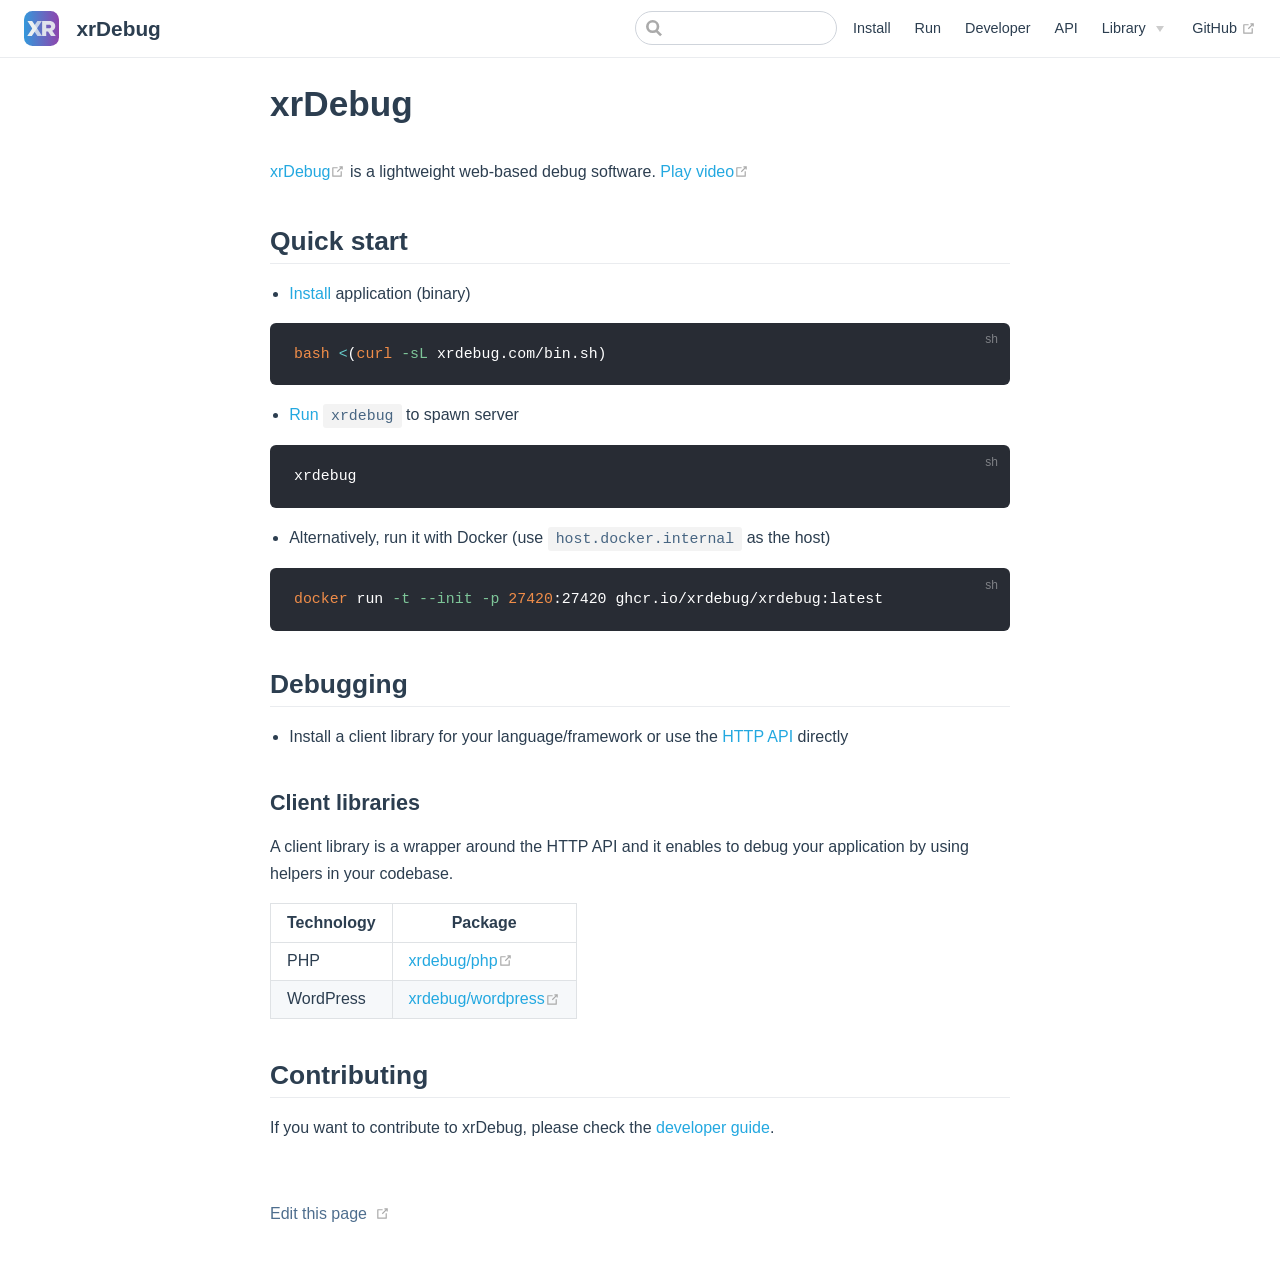
<file: index.html>
<!DOCTYPE html>
<html lang="en-US">
  <head>
    <meta charset="utf-8">
    <meta name="viewport" content="width=device-width,initial-scale=1">
    <title>xrDebug</title>
    <meta name="generator" content="VuePress 1.9.10">
    <link rel="icon" href="/logo.png">
    <link rel="apple-touch-icon" href="/logo.png">
    <meta name="description" content="Lightweight portable debug utility">
    <meta property="og:site_name" content="xrDebug">
    <meta property="og:type" content="website">
    <meta property="og:url" content="/">
    <meta name="twitter:url" content="/">
    <meta name="twitter:card" content="summary_large_image">
    <meta name="theme-color" content="#23a8e0">
    <meta name="apple-mobile-web-app-capable" content="yes">
    <meta name="apple-mobile-web-app-status-bar-style" content="black">
    <meta name="msapplication-TileColor" content="#000000">
    <meta name="viewport" content="width=device-width, initial-scale=1.0">
    
    <link rel="preload" href="/assets/css/0.styles.d2c3555d.css" as="style"><link rel="preload" href="/assets/js/app.bccae432.js" as="script"><link rel="preload" href="/assets/js/2.87691856.js" as="script"><link rel="preload" href="/assets/js/1.b38afa8f.js" as="script"><link rel="preload" href="/assets/js/22.01a78ab2.js" as="script"><link rel="prefetch" href="/assets/js/10.2ed9b7c8.js"><link rel="prefetch" href="/assets/js/11.1eac4237.js"><link rel="prefetch" href="/assets/js/12.8522f0dd.js"><link rel="prefetch" href="/assets/js/13.dce31943.js"><link rel="prefetch" href="/assets/js/14.ba08b6b3.js"><link rel="prefetch" href="/assets/js/15.fb3d3ba9.js"><link rel="prefetch" href="/assets/js/16.da35d6f7.js"><link rel="prefetch" href="/assets/js/17.77d64588.js"><link rel="prefetch" href="/assets/js/18.58518e83.js"><link rel="prefetch" href="/assets/js/19.f516f075.js"><link rel="prefetch" href="/assets/js/20.5813bc72.js"><link rel="prefetch" href="/assets/js/21.8e838c4a.js"><link rel="prefetch" href="/assets/js/23.1e2ced46.js"><link rel="prefetch" href="/assets/js/24.00b8664e.js"><link rel="prefetch" href="/assets/js/25.1549d0d2.js"><link rel="prefetch" href="/assets/js/26.32df3676.js"><link rel="prefetch" href="/assets/js/3.e7a39e6e.js"><link rel="prefetch" href="/assets/js/4.b3cc6b90.js"><link rel="prefetch" href="/assets/js/5.a9510bd7.js"><link rel="prefetch" href="/assets/js/6.fa952ec7.js"><link rel="prefetch" href="/assets/js/7.d51cb40a.js"><link rel="prefetch" href="/assets/js/vendors~docsearch.bdb6b9f7.js">
    <link rel="stylesheet" href="/assets/css/0.styles.d2c3555d.css">
  </head>
  <body>
    <div id="app" data-server-rendered="true"><div class="theme-container no-sidebar"><header class="navbar"><div class="sidebar-button"><svg xmlns="http://www.w3.org/2000/svg" aria-hidden="true" role="img" viewBox="0 0 448 512" class="icon"><path fill="currentColor" d="M436 124H12c-6.627 0-12-5.373-12-12V80c0-6.627 5.373-12 12-12h424c6.627 0 12 5.373 12 12v32c0 6.627-5.373 12-12 12zm0 160H12c-6.627 0-12-5.373-12-12v-32c0-6.627 5.373-12 12-12h424c6.627 0 12 5.373 12 12v32c0 6.627-5.373 12-12 12zm0 160H12c-6.627 0-12-5.373-12-12v-32c0-6.627 5.373-12 12-12h424c6.627 0 12 5.373 12 12v32c0 6.627-5.373 12-12 12z"></path></svg></div> <a href="/" aria-current="page" class="home-link router-link-exact-active router-link-active"><img src="/logo.svg" alt="xrDebug" class="logo"> <span class="site-name can-hide">xrDebug</span></a> <div class="links"><div class="search-box"><input aria-label="Search" autocomplete="off" spellcheck="false" value=""> <!----></div> <nav class="nav-links can-hide"><div class="nav-item"><a href="/install/" class="nav-link">
  Install
</a></div><div class="nav-item"><a href="/run/" class="nav-link">
  Run
</a></div><div class="nav-item"><a href="/developer/" class="nav-link">
  Developer
</a></div><div class="nav-item"><a href="/api/" class="nav-link">
  API
</a></div><div class="nav-item"><div class="dropdown-wrapper"><button type="button" aria-label="Library Menu" class="dropdown-title"><span class="title">Library</span> <span class="arrow down"></span></button> <button type="button" aria-label="Library Menu" class="mobile-dropdown-title"><span class="title">Library</span> <span class="arrow right"></span></button> <ul class="nav-dropdown" style="display:none;"><li class="dropdown-item"><!----> <a href="https://github.com/xrdebug/php" target="_blank" rel="noopener noreferrer" class="nav-link external">
  PHP
  <span><svg xmlns="http://www.w3.org/2000/svg" aria-hidden="true" focusable="false" x="0px" y="0px" viewBox="0 0 100 100" width="15" height="15" class="icon outbound"><path fill="currentColor" d="M18.8,85.1h56l0,0c2.2,0,4-1.8,4-4v-32h-8v28h-48v-48h28v-8h-32l0,0c-2.2,0-4,1.8-4,4v56C14.8,83.3,16.6,85.1,18.8,85.1z"></path> <polygon fill="currentColor" points="45.7,48.7 51.3,54.3 77.2,28.5 77.2,37.2 85.2,37.2 85.2,14.9 62.8,14.9 62.8,22.9 71.5,22.9"></polygon></svg> <span class="sr-only">(opens new window)</span></span></a></li><li class="dropdown-item"><!----> <a href="https://github.com/xrdebug/wordpress" target="_blank" rel="noopener noreferrer" class="nav-link external">
  WordPress
  <span><svg xmlns="http://www.w3.org/2000/svg" aria-hidden="true" focusable="false" x="0px" y="0px" viewBox="0 0 100 100" width="15" height="15" class="icon outbound"><path fill="currentColor" d="M18.8,85.1h56l0,0c2.2,0,4-1.8,4-4v-32h-8v28h-48v-48h28v-8h-32l0,0c-2.2,0-4,1.8-4,4v56C14.8,83.3,16.6,85.1,18.8,85.1z"></path> <polygon fill="currentColor" points="45.7,48.7 51.3,54.3 77.2,28.5 77.2,37.2 85.2,37.2 85.2,14.9 62.8,14.9 62.8,22.9 71.5,22.9"></polygon></svg> <span class="sr-only">(opens new window)</span></span></a></li></ul></div></div> <a href="https://github.com/xrdebug/xrdebug" target="_blank" rel="noopener noreferrer" class="repo-link">
    GitHub
    <span><svg xmlns="http://www.w3.org/2000/svg" aria-hidden="true" focusable="false" x="0px" y="0px" viewBox="0 0 100 100" width="15" height="15" class="icon outbound"><path fill="currentColor" d="M18.8,85.1h56l0,0c2.2,0,4-1.8,4-4v-32h-8v28h-48v-48h28v-8h-32l0,0c-2.2,0-4,1.8-4,4v56C14.8,83.3,16.6,85.1,18.8,85.1z"></path> <polygon fill="currentColor" points="45.7,48.7 51.3,54.3 77.2,28.5 77.2,37.2 85.2,37.2 85.2,14.9 62.8,14.9 62.8,22.9 71.5,22.9"></polygon></svg> <span class="sr-only">(opens new window)</span></span></a></nav></div></header> <div class="sidebar-mask"></div> <aside class="sidebar"><nav class="nav-links"><div class="nav-item"><a href="/install/" class="nav-link">
  Install
</a></div><div class="nav-item"><a href="/run/" class="nav-link">
  Run
</a></div><div class="nav-item"><a href="/developer/" class="nav-link">
  Developer
</a></div><div class="nav-item"><a href="/api/" class="nav-link">
  API
</a></div><div class="nav-item"><div class="dropdown-wrapper"><button type="button" aria-label="Library Menu" class="dropdown-title"><span class="title">Library</span> <span class="arrow down"></span></button> <button type="button" aria-label="Library Menu" class="mobile-dropdown-title"><span class="title">Library</span> <span class="arrow right"></span></button> <ul class="nav-dropdown" style="display:none;"><li class="dropdown-item"><!----> <a href="https://github.com/xrdebug/php" target="_blank" rel="noopener noreferrer" class="nav-link external">
  PHP
  <span><svg xmlns="http://www.w3.org/2000/svg" aria-hidden="true" focusable="false" x="0px" y="0px" viewBox="0 0 100 100" width="15" height="15" class="icon outbound"><path fill="currentColor" d="M18.8,85.1h56l0,0c2.2,0,4-1.8,4-4v-32h-8v28h-48v-48h28v-8h-32l0,0c-2.2,0-4,1.8-4,4v56C14.8,83.3,16.6,85.1,18.8,85.1z"></path> <polygon fill="currentColor" points="45.7,48.7 51.3,54.3 77.2,28.5 77.2,37.2 85.2,37.2 85.2,14.9 62.8,14.9 62.8,22.9 71.5,22.9"></polygon></svg> <span class="sr-only">(opens new window)</span></span></a></li><li class="dropdown-item"><!----> <a href="https://github.com/xrdebug/wordpress" target="_blank" rel="noopener noreferrer" class="nav-link external">
  WordPress
  <span><svg xmlns="http://www.w3.org/2000/svg" aria-hidden="true" focusable="false" x="0px" y="0px" viewBox="0 0 100 100" width="15" height="15" class="icon outbound"><path fill="currentColor" d="M18.8,85.1h56l0,0c2.2,0,4-1.8,4-4v-32h-8v28h-48v-48h28v-8h-32l0,0c-2.2,0-4,1.8-4,4v56C14.8,83.3,16.6,85.1,18.8,85.1z"></path> <polygon fill="currentColor" points="45.7,48.7 51.3,54.3 77.2,28.5 77.2,37.2 85.2,37.2 85.2,14.9 62.8,14.9 62.8,22.9 71.5,22.9"></polygon></svg> <span class="sr-only">(opens new window)</span></span></a></li></ul></div></div> <a href="https://github.com/xrdebug/xrdebug" target="_blank" rel="noopener noreferrer" class="repo-link">
    GitHub
    <span><svg xmlns="http://www.w3.org/2000/svg" aria-hidden="true" focusable="false" x="0px" y="0px" viewBox="0 0 100 100" width="15" height="15" class="icon outbound"><path fill="currentColor" d="M18.8,85.1h56l0,0c2.2,0,4-1.8,4-4v-32h-8v28h-48v-48h28v-8h-32l0,0c-2.2,0-4,1.8-4,4v56C14.8,83.3,16.6,85.1,18.8,85.1z"></path> <polygon fill="currentColor" points="45.7,48.7 51.3,54.3 77.2,28.5 77.2,37.2 85.2,37.2 85.2,14.9 62.8,14.9 62.8,22.9 71.5,22.9"></polygon></svg> <span class="sr-only">(opens new window)</span></span></a></nav>  <ul class="sidebar-links"><li><section class="sidebar-group depth-0"><p class="sidebar-heading open"><span></span> <!----></p> <ul class="sidebar-links sidebar-group-items"><li><a href="/" aria-current="page" class="active sidebar-link">/</a><ul class="sidebar-sub-headers"><li class="sidebar-sub-header"><a href="/#quick-start" class="sidebar-link">Quick start</a></li><li class="sidebar-sub-header"><a href="/#debugging" class="sidebar-link">Debugging</a></li><li class="sidebar-sub-header"><a href="/#contributing" class="sidebar-link">Contributing</a></li></ul></li></ul></section></li></ul> </aside> <main class="page"> <div class="theme-default-content content__default"><h1 id="xrdebug"><a href="#xrdebug" class="header-anchor">#</a> xrDebug</h1> <p><a href="https://xrdebug.com/" target="_blank" rel="noopener noreferrer">xrDebug<span><svg xmlns="http://www.w3.org/2000/svg" aria-hidden="true" focusable="false" x="0px" y="0px" viewBox="0 0 100 100" width="15" height="15" class="icon outbound"><path fill="currentColor" d="M18.8,85.1h56l0,0c2.2,0,4-1.8,4-4v-32h-8v28h-48v-48h28v-8h-32l0,0c-2.2,0-4,1.8-4,4v56C14.8,83.3,16.6,85.1,18.8,85.1z"></path> <polygon fill="currentColor" points="45.7,48.7 51.3,54.3 77.2,28.5 77.2,37.2 85.2,37.2 85.2,14.9 62.8,14.9 62.8,22.9 71.5,22.9"></polygon></svg> <span class="sr-only">(opens new window)</span></span></a> is a lightweight web-based debug software. <a href="https://xrdebug.com/xrdebug.mp4" target="_blank" rel="noopener noreferrer">Play video<span><svg xmlns="http://www.w3.org/2000/svg" aria-hidden="true" focusable="false" x="0px" y="0px" viewBox="0 0 100 100" width="15" height="15" class="icon outbound"><path fill="currentColor" d="M18.8,85.1h56l0,0c2.2,0,4-1.8,4-4v-32h-8v28h-48v-48h28v-8h-32l0,0c-2.2,0-4,1.8-4,4v56C14.8,83.3,16.6,85.1,18.8,85.1z"></path> <polygon fill="currentColor" points="45.7,48.7 51.3,54.3 77.2,28.5 77.2,37.2 85.2,37.2 85.2,14.9 62.8,14.9 62.8,22.9 71.5,22.9"></polygon></svg> <span class="sr-only">(opens new window)</span></span></a></p> <h2 id="quick-start"><a href="#quick-start" class="header-anchor">#</a> Quick start</h2> <ul><li><a href="/install">Install</a> application (binary)</li></ul> <div class="language-sh extra-class"><pre class="language-sh"><code><span class="token function">bash</span> <span class="token operator">&lt;</span><span class="token punctuation">(</span><span class="token function">curl</span> <span class="token parameter variable">-sL</span> xrdebug.com/bin.sh<span class="token punctuation">)</span>
</code></pre></div><ul><li><a href="/run/">Run</a> <code>xrdebug</code> to spawn server</li></ul> <div class="language-sh extra-class"><pre class="language-sh"><code>xrdebug
</code></pre></div><ul><li>Alternatively, run it with Docker (use <code>host.docker.internal</code> as the host)</li></ul> <div class="language-sh extra-class"><pre class="language-sh"><code><span class="token function">docker</span> run <span class="token parameter variable">-t</span> <span class="token parameter variable">--init</span> <span class="token parameter variable">-p</span> <span class="token number">27420</span>:27420 ghcr.io/xrdebug/xrdebug:latest
</code></pre></div><h2 id="debugging"><a href="#debugging" class="header-anchor">#</a> Debugging</h2> <ul><li>Install a client library for your language/framework or use the <a href="/api/">HTTP API</a> directly</li></ul> <h3 id="client-libraries"><a href="#client-libraries" class="header-anchor">#</a> Client libraries</h3> <p>A client library is a wrapper around the HTTP API and it enables to debug your application by using helpers in your codebase.</p> <table><thead><tr><th>Technology</th> <th>Package</th></tr></thead> <tbody><tr><td>PHP</td> <td><a href="https://github.com/xrdebug/php" target="_blank" rel="noopener noreferrer">xrdebug/php<span><svg xmlns="http://www.w3.org/2000/svg" aria-hidden="true" focusable="false" x="0px" y="0px" viewBox="0 0 100 100" width="15" height="15" class="icon outbound"><path fill="currentColor" d="M18.8,85.1h56l0,0c2.2,0,4-1.8,4-4v-32h-8v28h-48v-48h28v-8h-32l0,0c-2.2,0-4,1.8-4,4v56C14.8,83.3,16.6,85.1,18.8,85.1z"></path> <polygon fill="currentColor" points="45.7,48.7 51.3,54.3 77.2,28.5 77.2,37.2 85.2,37.2 85.2,14.9 62.8,14.9 62.8,22.9 71.5,22.9"></polygon></svg> <span class="sr-only">(opens new window)</span></span></a></td></tr> <tr><td>WordPress</td> <td><a href="https://github.com/xrdebug/wordpress" target="_blank" rel="noopener noreferrer">xrdebug/wordpress<span><svg xmlns="http://www.w3.org/2000/svg" aria-hidden="true" focusable="false" x="0px" y="0px" viewBox="0 0 100 100" width="15" height="15" class="icon outbound"><path fill="currentColor" d="M18.8,85.1h56l0,0c2.2,0,4-1.8,4-4v-32h-8v28h-48v-48h28v-8h-32l0,0c-2.2,0-4,1.8-4,4v56C14.8,83.3,16.6,85.1,18.8,85.1z"></path> <polygon fill="currentColor" points="45.7,48.7 51.3,54.3 77.2,28.5 77.2,37.2 85.2,37.2 85.2,14.9 62.8,14.9 62.8,22.9 71.5,22.9"></polygon></svg> <span class="sr-only">(opens new window)</span></span></a></td></tr></tbody></table> <h2 id="contributing"><a href="#contributing" class="header-anchor">#</a> Contributing</h2> <p>If you want to contribute to xrDebug, please check the <a href="/developer">developer guide</a>.</p></div> <footer class="page-edit"><div class="edit-link"><a href="https://github.com/xrdebug/docs/edit/main/README.md" target="_blank" rel="noopener noreferrer">Edit this page</a> <span><svg xmlns="http://www.w3.org/2000/svg" aria-hidden="true" focusable="false" x="0px" y="0px" viewBox="0 0 100 100" width="15" height="15" class="icon outbound"><path fill="currentColor" d="M18.8,85.1h56l0,0c2.2,0,4-1.8,4-4v-32h-8v28h-48v-48h28v-8h-32l0,0c-2.2,0-4,1.8-4,4v56C14.8,83.3,16.6,85.1,18.8,85.1z"></path> <polygon fill="currentColor" points="45.7,48.7 51.3,54.3 77.2,28.5 77.2,37.2 85.2,37.2 85.2,14.9 62.8,14.9 62.8,22.9 71.5,22.9"></polygon></svg> <span class="sr-only">(opens new window)</span></span></div> <!----></footer> <!----> </main></div><div class="global-ui"></div></div>
    <script src="/assets/js/app.bccae432.js" defer></script><script src="/assets/js/2.87691856.js" defer></script><script src="/assets/js/1.b38afa8f.js" defer></script><script src="/assets/js/22.01a78ab2.js" defer></script>
  </body>
</html>
</file>
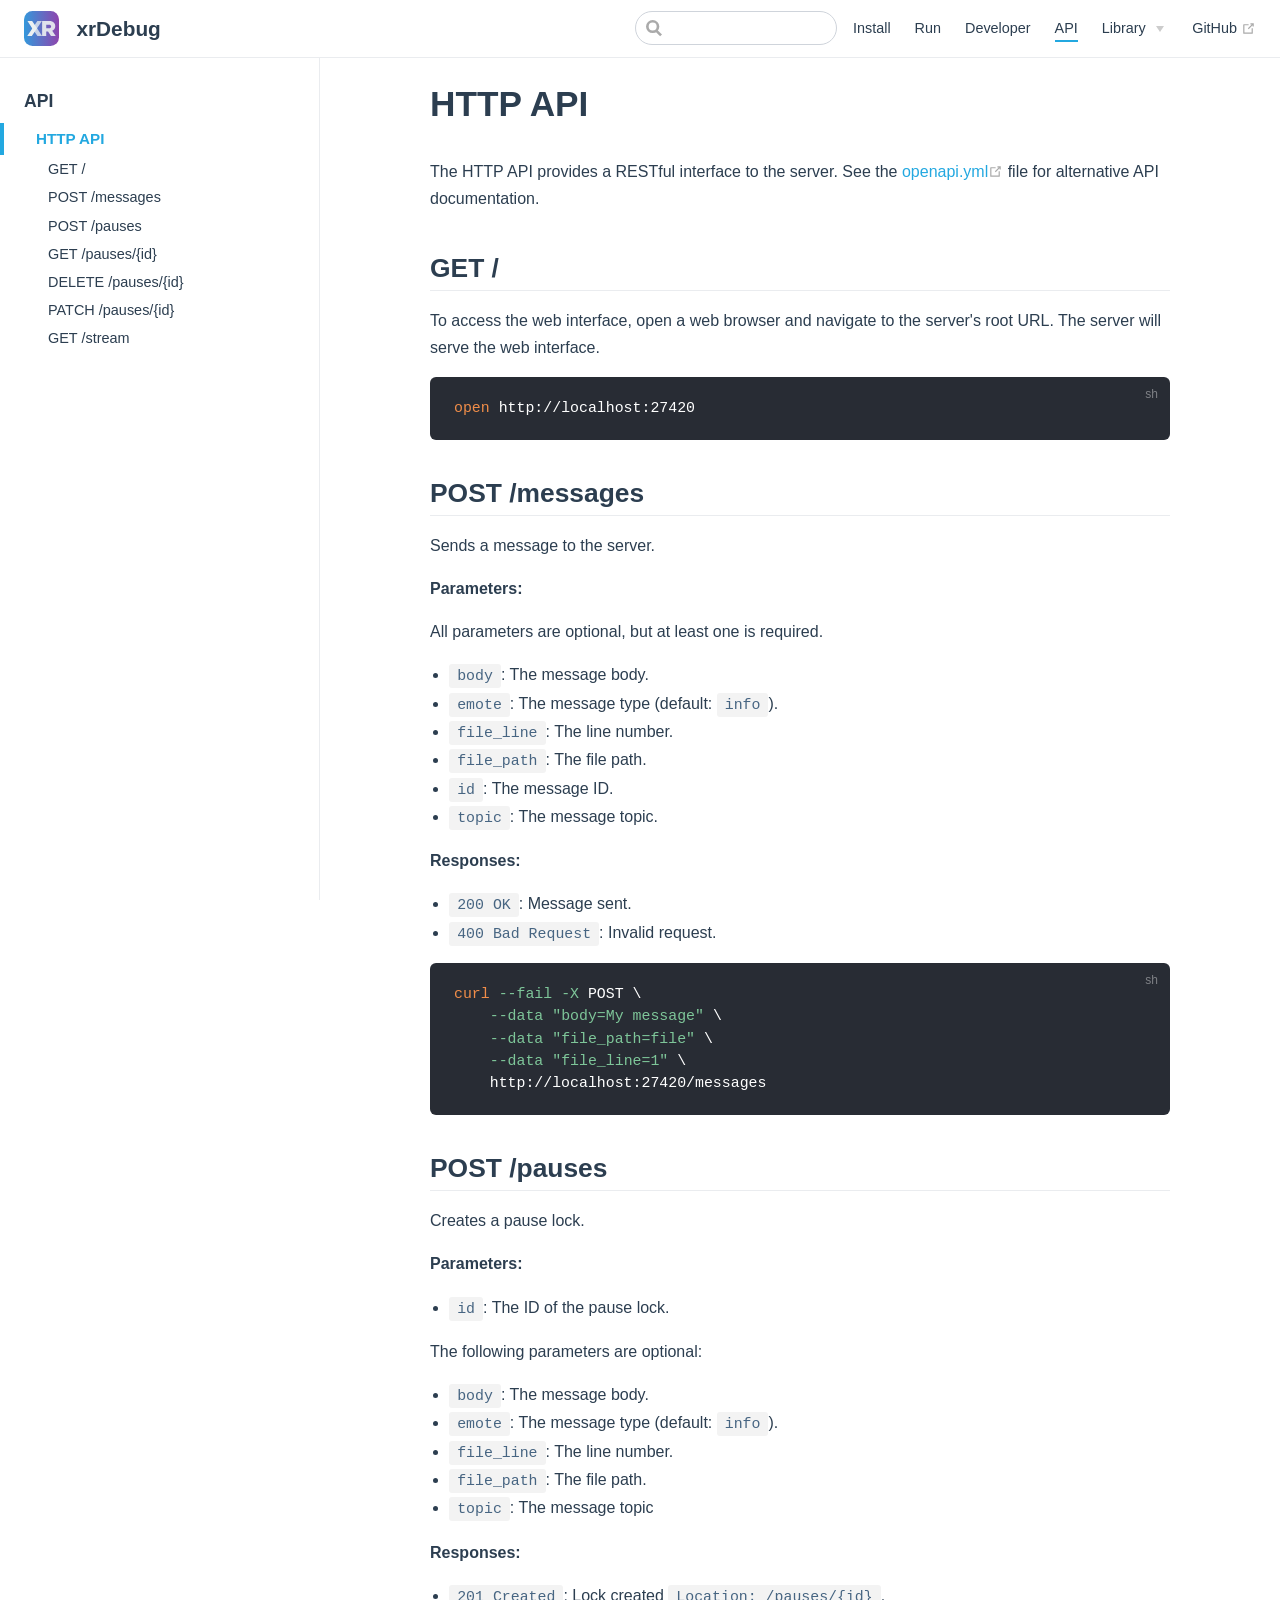
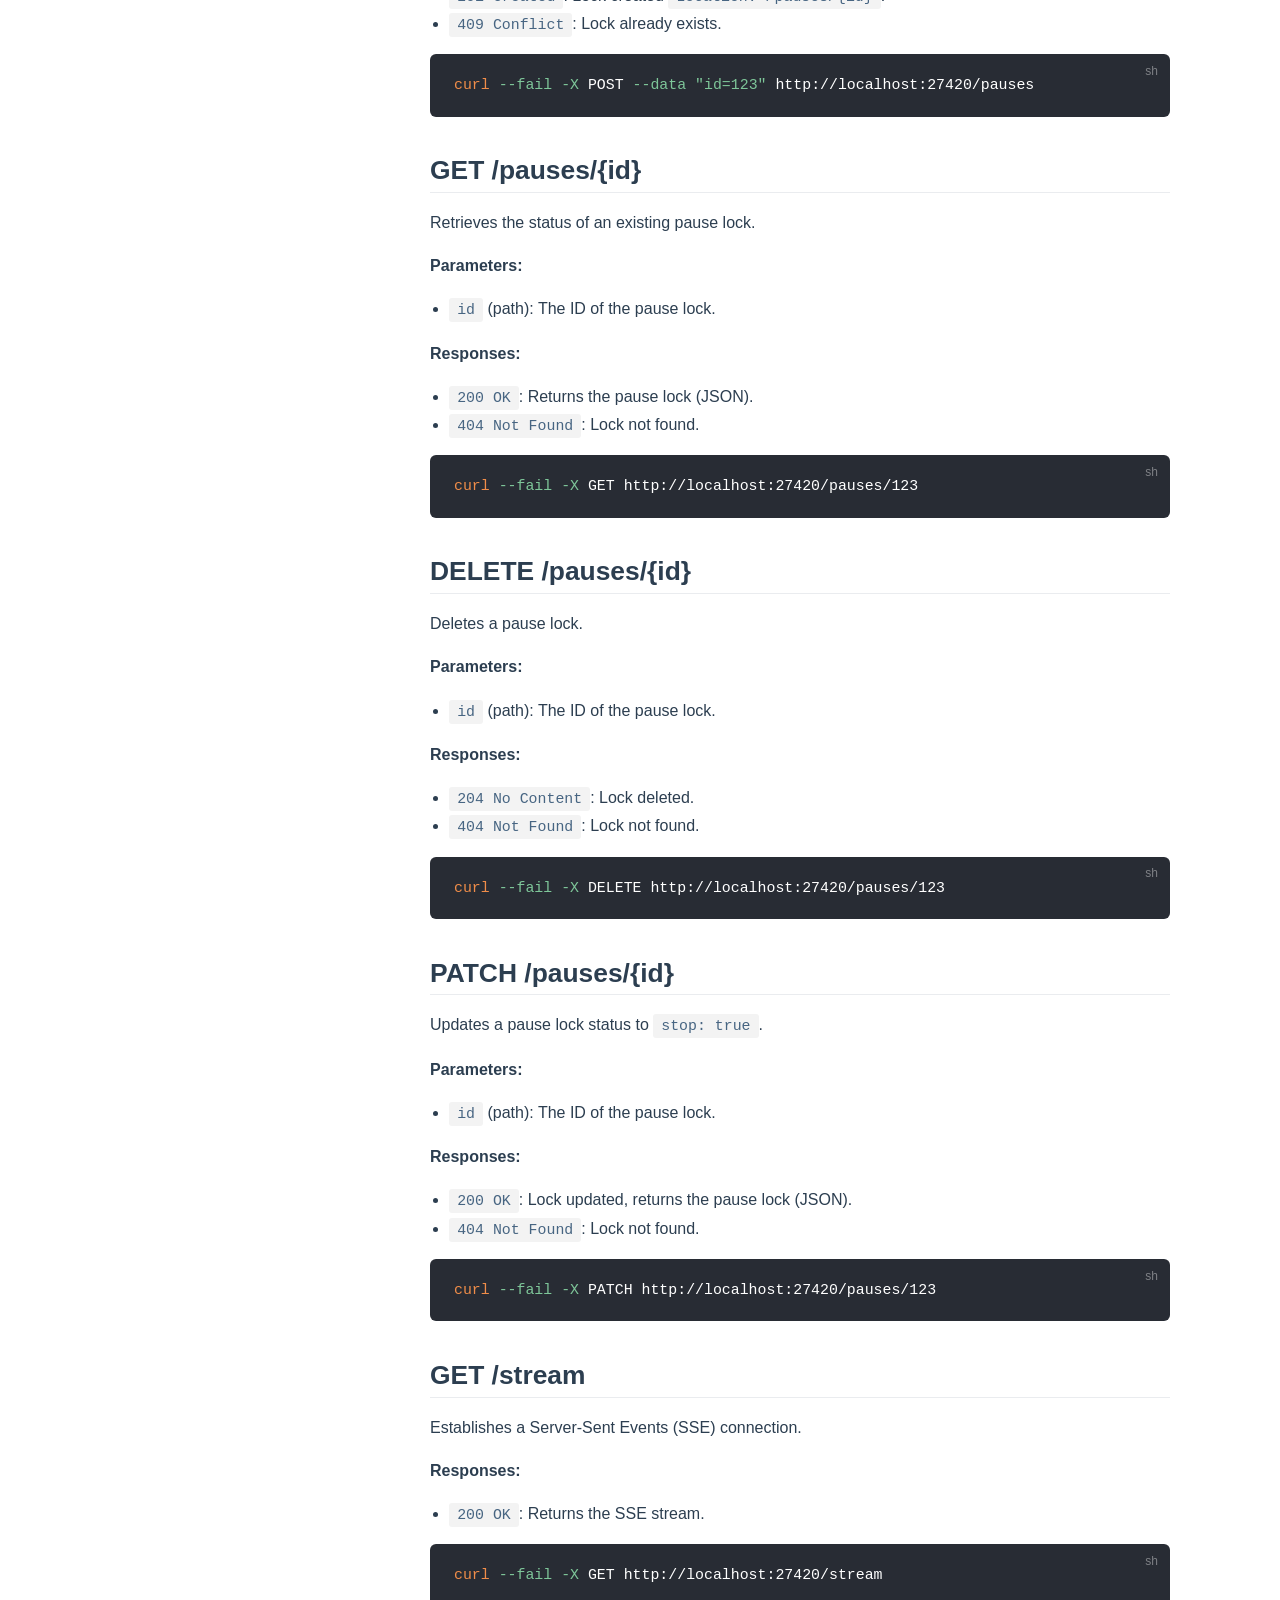
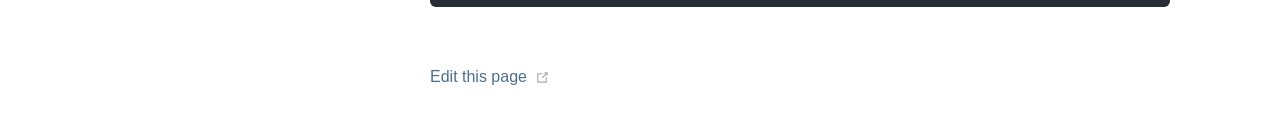
<file: api/index.html>
<!DOCTYPE html>
<html lang="en-US">
  <head>
    <meta charset="utf-8">
    <meta name="viewport" content="width=device-width,initial-scale=1">
    <title>HTTP API | xrDebug</title>
    <meta name="generator" content="VuePress 1.9.10">
    <link rel="icon" href="/logo.png">
    <link rel="apple-touch-icon" href="/logo.png">
    <meta name="description" content="Lightweight portable debug utility">
    <meta property="og:site_name" content="xrDebug">
    <meta property="og:title" content="HTTP API">
    <meta property="og:type" content="website">
    <meta property="og:url" content="/api/">
    <meta name="twitter:title" content="HTTP API">
    <meta name="twitter:url" content="/api/">
    <meta name="twitter:card" content="summary_large_image">
    <meta name="theme-color" content="#23a8e0">
    <meta name="apple-mobile-web-app-capable" content="yes">
    <meta name="apple-mobile-web-app-status-bar-style" content="black">
    <meta name="msapplication-TileColor" content="#000000">
    <meta name="viewport" content="width=device-width, initial-scale=1.0">
    
    <link rel="preload" href="/assets/css/0.styles.d2c3555d.css" as="style"><link rel="preload" href="/assets/js/app.bccae432.js" as="script"><link rel="preload" href="/assets/js/2.87691856.js" as="script"><link rel="preload" href="/assets/js/1.b38afa8f.js" as="script"><link rel="preload" href="/assets/js/23.1e2ced46.js" as="script"><link rel="prefetch" href="/assets/js/10.2ed9b7c8.js"><link rel="prefetch" href="/assets/js/11.1eac4237.js"><link rel="prefetch" href="/assets/js/12.8522f0dd.js"><link rel="prefetch" href="/assets/js/13.dce31943.js"><link rel="prefetch" href="/assets/js/14.ba08b6b3.js"><link rel="prefetch" href="/assets/js/15.fb3d3ba9.js"><link rel="prefetch" href="/assets/js/16.da35d6f7.js"><link rel="prefetch" href="/assets/js/17.77d64588.js"><link rel="prefetch" href="/assets/js/18.58518e83.js"><link rel="prefetch" href="/assets/js/19.f516f075.js"><link rel="prefetch" href="/assets/js/20.5813bc72.js"><link rel="prefetch" href="/assets/js/21.8e838c4a.js"><link rel="prefetch" href="/assets/js/22.01a78ab2.js"><link rel="prefetch" href="/assets/js/24.00b8664e.js"><link rel="prefetch" href="/assets/js/25.1549d0d2.js"><link rel="prefetch" href="/assets/js/26.32df3676.js"><link rel="prefetch" href="/assets/js/3.e7a39e6e.js"><link rel="prefetch" href="/assets/js/4.b3cc6b90.js"><link rel="prefetch" href="/assets/js/5.a9510bd7.js"><link rel="prefetch" href="/assets/js/6.fa952ec7.js"><link rel="prefetch" href="/assets/js/7.d51cb40a.js"><link rel="prefetch" href="/assets/js/vendors~docsearch.bdb6b9f7.js">
    <link rel="stylesheet" href="/assets/css/0.styles.d2c3555d.css">
  </head>
  <body>
    <div id="app" data-server-rendered="true"><div class="theme-container"><header class="navbar"><div class="sidebar-button"><svg xmlns="http://www.w3.org/2000/svg" aria-hidden="true" role="img" viewBox="0 0 448 512" class="icon"><path fill="currentColor" d="M436 124H12c-6.627 0-12-5.373-12-12V80c0-6.627 5.373-12 12-12h424c6.627 0 12 5.373 12 12v32c0 6.627-5.373 12-12 12zm0 160H12c-6.627 0-12-5.373-12-12v-32c0-6.627 5.373-12 12-12h424c6.627 0 12 5.373 12 12v32c0 6.627-5.373 12-12 12zm0 160H12c-6.627 0-12-5.373-12-12v-32c0-6.627 5.373-12 12-12h424c6.627 0 12 5.373 12 12v32c0 6.627-5.373 12-12 12z"></path></svg></div> <a href="/" class="home-link router-link-active"><img src="/logo.svg" alt="xrDebug" class="logo"> <span class="site-name can-hide">xrDebug</span></a> <div class="links"><div class="search-box"><input aria-label="Search" autocomplete="off" spellcheck="false" value=""> <!----></div> <nav class="nav-links can-hide"><div class="nav-item"><a href="/install/" class="nav-link">
  Install
</a></div><div class="nav-item"><a href="/run/" class="nav-link">
  Run
</a></div><div class="nav-item"><a href="/developer/" class="nav-link">
  Developer
</a></div><div class="nav-item"><a href="/api/" aria-current="page" class="nav-link router-link-exact-active router-link-active">
  API
</a></div><div class="nav-item"><div class="dropdown-wrapper"><button type="button" aria-label="Library Menu" class="dropdown-title"><span class="title">Library</span> <span class="arrow down"></span></button> <button type="button" aria-label="Library Menu" class="mobile-dropdown-title"><span class="title">Library</span> <span class="arrow right"></span></button> <ul class="nav-dropdown" style="display:none;"><li class="dropdown-item"><!----> <a href="https://github.com/xrdebug/php" target="_blank" rel="noopener noreferrer" class="nav-link external">
  PHP
  <span><svg xmlns="http://www.w3.org/2000/svg" aria-hidden="true" focusable="false" x="0px" y="0px" viewBox="0 0 100 100" width="15" height="15" class="icon outbound"><path fill="currentColor" d="M18.8,85.1h56l0,0c2.2,0,4-1.8,4-4v-32h-8v28h-48v-48h28v-8h-32l0,0c-2.2,0-4,1.8-4,4v56C14.8,83.3,16.6,85.1,18.8,85.1z"></path> <polygon fill="currentColor" points="45.7,48.7 51.3,54.3 77.2,28.5 77.2,37.2 85.2,37.2 85.2,14.9 62.8,14.9 62.8,22.9 71.5,22.9"></polygon></svg> <span class="sr-only">(opens new window)</span></span></a></li><li class="dropdown-item"><!----> <a href="https://github.com/xrdebug/wordpress" target="_blank" rel="noopener noreferrer" class="nav-link external">
  WordPress
  <span><svg xmlns="http://www.w3.org/2000/svg" aria-hidden="true" focusable="false" x="0px" y="0px" viewBox="0 0 100 100" width="15" height="15" class="icon outbound"><path fill="currentColor" d="M18.8,85.1h56l0,0c2.2,0,4-1.8,4-4v-32h-8v28h-48v-48h28v-8h-32l0,0c-2.2,0-4,1.8-4,4v56C14.8,83.3,16.6,85.1,18.8,85.1z"></path> <polygon fill="currentColor" points="45.7,48.7 51.3,54.3 77.2,28.5 77.2,37.2 85.2,37.2 85.2,14.9 62.8,14.9 62.8,22.9 71.5,22.9"></polygon></svg> <span class="sr-only">(opens new window)</span></span></a></li></ul></div></div> <a href="https://github.com/xrdebug/xrdebug" target="_blank" rel="noopener noreferrer" class="repo-link">
    GitHub
    <span><svg xmlns="http://www.w3.org/2000/svg" aria-hidden="true" focusable="false" x="0px" y="0px" viewBox="0 0 100 100" width="15" height="15" class="icon outbound"><path fill="currentColor" d="M18.8,85.1h56l0,0c2.2,0,4-1.8,4-4v-32h-8v28h-48v-48h28v-8h-32l0,0c-2.2,0-4,1.8-4,4v56C14.8,83.3,16.6,85.1,18.8,85.1z"></path> <polygon fill="currentColor" points="45.7,48.7 51.3,54.3 77.2,28.5 77.2,37.2 85.2,37.2 85.2,14.9 62.8,14.9 62.8,22.9 71.5,22.9"></polygon></svg> <span class="sr-only">(opens new window)</span></span></a></nav></div></header> <div class="sidebar-mask"></div> <aside class="sidebar"><nav class="nav-links"><div class="nav-item"><a href="/install/" class="nav-link">
  Install
</a></div><div class="nav-item"><a href="/run/" class="nav-link">
  Run
</a></div><div class="nav-item"><a href="/developer/" class="nav-link">
  Developer
</a></div><div class="nav-item"><a href="/api/" aria-current="page" class="nav-link router-link-exact-active router-link-active">
  API
</a></div><div class="nav-item"><div class="dropdown-wrapper"><button type="button" aria-label="Library Menu" class="dropdown-title"><span class="title">Library</span> <span class="arrow down"></span></button> <button type="button" aria-label="Library Menu" class="mobile-dropdown-title"><span class="title">Library</span> <span class="arrow right"></span></button> <ul class="nav-dropdown" style="display:none;"><li class="dropdown-item"><!----> <a href="https://github.com/xrdebug/php" target="_blank" rel="noopener noreferrer" class="nav-link external">
  PHP
  <span><svg xmlns="http://www.w3.org/2000/svg" aria-hidden="true" focusable="false" x="0px" y="0px" viewBox="0 0 100 100" width="15" height="15" class="icon outbound"><path fill="currentColor" d="M18.8,85.1h56l0,0c2.2,0,4-1.8,4-4v-32h-8v28h-48v-48h28v-8h-32l0,0c-2.2,0-4,1.8-4,4v56C14.8,83.3,16.6,85.1,18.8,85.1z"></path> <polygon fill="currentColor" points="45.7,48.7 51.3,54.3 77.2,28.5 77.2,37.2 85.2,37.2 85.2,14.9 62.8,14.9 62.8,22.9 71.5,22.9"></polygon></svg> <span class="sr-only">(opens new window)</span></span></a></li><li class="dropdown-item"><!----> <a href="https://github.com/xrdebug/wordpress" target="_blank" rel="noopener noreferrer" class="nav-link external">
  WordPress
  <span><svg xmlns="http://www.w3.org/2000/svg" aria-hidden="true" focusable="false" x="0px" y="0px" viewBox="0 0 100 100" width="15" height="15" class="icon outbound"><path fill="currentColor" d="M18.8,85.1h56l0,0c2.2,0,4-1.8,4-4v-32h-8v28h-48v-48h28v-8h-32l0,0c-2.2,0-4,1.8-4,4v56C14.8,83.3,16.6,85.1,18.8,85.1z"></path> <polygon fill="currentColor" points="45.7,48.7 51.3,54.3 77.2,28.5 77.2,37.2 85.2,37.2 85.2,14.9 62.8,14.9 62.8,22.9 71.5,22.9"></polygon></svg> <span class="sr-only">(opens new window)</span></span></a></li></ul></div></div> <a href="https://github.com/xrdebug/xrdebug" target="_blank" rel="noopener noreferrer" class="repo-link">
    GitHub
    <span><svg xmlns="http://www.w3.org/2000/svg" aria-hidden="true" focusable="false" x="0px" y="0px" viewBox="0 0 100 100" width="15" height="15" class="icon outbound"><path fill="currentColor" d="M18.8,85.1h56l0,0c2.2,0,4-1.8,4-4v-32h-8v28h-48v-48h28v-8h-32l0,0c-2.2,0-4,1.8-4,4v56C14.8,83.3,16.6,85.1,18.8,85.1z"></path> <polygon fill="currentColor" points="45.7,48.7 51.3,54.3 77.2,28.5 77.2,37.2 85.2,37.2 85.2,14.9 62.8,14.9 62.8,22.9 71.5,22.9"></polygon></svg> <span class="sr-only">(opens new window)</span></span></a></nav>  <ul class="sidebar-links"><li><section class="sidebar-group depth-0"><p class="sidebar-heading open"><span>API</span> <!----></p> <ul class="sidebar-links sidebar-group-items"><li><a href="/api/" aria-current="page" class="active sidebar-link">HTTP API</a><ul class="sidebar-sub-headers"><li class="sidebar-sub-header"><a href="/api/#get" class="sidebar-link">GET /</a></li><li class="sidebar-sub-header"><a href="/api/#post-messages" class="sidebar-link">POST /messages</a></li><li class="sidebar-sub-header"><a href="/api/#post-pauses" class="sidebar-link">POST /pauses</a></li><li class="sidebar-sub-header"><a href="/api/#get-pauses-id" class="sidebar-link">GET /pauses/{id}</a></li><li class="sidebar-sub-header"><a href="/api/#delete-pauses-id" class="sidebar-link">DELETE /pauses/{id}</a></li><li class="sidebar-sub-header"><a href="/api/#patch-pauses-id" class="sidebar-link">PATCH /pauses/{id}</a></li><li class="sidebar-sub-header"><a href="/api/#get-stream" class="sidebar-link">GET /stream</a></li></ul></li></ul></section></li></ul> </aside> <main class="page"> <div class="theme-default-content content__default"><h1 id="http-api"><a href="#http-api" class="header-anchor">#</a> HTTP API</h1> <p>The HTTP API provides a RESTful interface to the server. See the <a href="https://raw.githubusercontent.com/xrdebug/xrdebug/refs/heads/3.0/api/openapi.yml" target="_blank" rel="noopener noreferrer">openapi.yml<span><svg xmlns="http://www.w3.org/2000/svg" aria-hidden="true" focusable="false" x="0px" y="0px" viewBox="0 0 100 100" width="15" height="15" class="icon outbound"><path fill="currentColor" d="M18.8,85.1h56l0,0c2.2,0,4-1.8,4-4v-32h-8v28h-48v-48h28v-8h-32l0,0c-2.2,0-4,1.8-4,4v56C14.8,83.3,16.6,85.1,18.8,85.1z"></path> <polygon fill="currentColor" points="45.7,48.7 51.3,54.3 77.2,28.5 77.2,37.2 85.2,37.2 85.2,14.9 62.8,14.9 62.8,22.9 71.5,22.9"></polygon></svg> <span class="sr-only">(opens new window)</span></span></a> file for alternative API documentation.</p> <h2 id="get"><a href="#get" class="header-anchor">#</a> GET /</h2> <p>To access the web interface, open a web browser and navigate to the server's root URL. The server will serve the web interface.</p> <div class="language-sh extra-class"><pre class="language-sh"><code><span class="token function">open</span> http://localhost:27420
</code></pre></div><h2 id="post-messages"><a href="#post-messages" class="header-anchor">#</a> POST /messages</h2> <p>Sends a message to the server.</p> <p><strong>Parameters:</strong></p> <p>All parameters are optional, but at least one is required.</p> <ul><li><code>body</code>: The message body.</li> <li><code>emote</code>: The message type (default: <code>info</code>).</li> <li><code>file_line</code>: The line number.</li> <li><code>file_path</code>: The file path.</li> <li><code>id</code>: The message ID.</li> <li><code>topic</code>: The message topic.</li></ul> <p><strong>Responses:</strong></p> <ul><li><code>200 OK</code>: Message sent.</li> <li><code>400 Bad Request</code>: Invalid request.</li></ul> <div class="language-sh extra-class"><pre class="language-sh"><code><span class="token function">curl</span> <span class="token parameter variable">--fail</span> <span class="token parameter variable">-X</span> POST <span class="token punctuation">\</span>
    <span class="token parameter variable">--data</span> <span class="token string">&quot;body=My message&quot;</span> <span class="token punctuation">\</span>
    <span class="token parameter variable">--data</span> <span class="token string">&quot;file_path=file&quot;</span> <span class="token punctuation">\</span>
    <span class="token parameter variable">--data</span> <span class="token string">&quot;file_line=1&quot;</span> <span class="token punctuation">\</span>
    http://localhost:27420/messages
</code></pre></div><h2 id="post-pauses"><a href="#post-pauses" class="header-anchor">#</a> POST /pauses</h2> <p>Creates a pause lock.</p> <p><strong>Parameters:</strong></p> <ul><li><code>id</code>: The ID of the pause lock.</li></ul> <p>The following parameters are optional:</p> <ul><li><code>body</code>: The message body.</li> <li><code>emote</code>: The message type (default: <code>info</code>).</li> <li><code>file_line</code>: The line number.</li> <li><code>file_path</code>: The file path.</li> <li><code>topic</code>: The message topic</li></ul> <p><strong>Responses:</strong></p> <ul><li><code>201 Created</code>: Lock created <code>Location: /pauses/{id}</code>.</li> <li><code>409 Conflict</code>: Lock already exists.</li></ul> <div class="language-sh extra-class"><pre class="language-sh"><code><span class="token function">curl</span> <span class="token parameter variable">--fail</span> <span class="token parameter variable">-X</span> POST <span class="token parameter variable">--data</span> <span class="token string">&quot;id=123&quot;</span> http://localhost:27420/pauses
</code></pre></div><h2 id="get-pauses-id"><a href="#get-pauses-id" class="header-anchor">#</a> GET /pauses/{id}</h2> <p>Retrieves the status of an existing pause lock.</p> <p><strong>Parameters:</strong></p> <ul><li><code>id</code> (path): The ID of the pause lock.</li></ul> <p><strong>Responses:</strong></p> <ul><li><code>200 OK</code>: Returns the pause lock (JSON).</li> <li><code>404 Not Found</code>: Lock not found.</li></ul> <div class="language-sh extra-class"><pre class="language-sh"><code><span class="token function">curl</span> <span class="token parameter variable">--fail</span> <span class="token parameter variable">-X</span> GET http://localhost:27420/pauses/123
</code></pre></div><h2 id="delete-pauses-id"><a href="#delete-pauses-id" class="header-anchor">#</a> DELETE /pauses/{id}</h2> <p>Deletes a pause lock.</p> <p><strong>Parameters:</strong></p> <ul><li><code>id</code> (path): The ID of the pause lock.</li></ul> <p><strong>Responses:</strong></p> <ul><li><code>204 No Content</code>: Lock deleted.</li> <li><code>404 Not Found</code>: Lock not found.</li></ul> <div class="language-sh extra-class"><pre class="language-sh"><code><span class="token function">curl</span> <span class="token parameter variable">--fail</span> <span class="token parameter variable">-X</span> DELETE http://localhost:27420/pauses/123
</code></pre></div><h2 id="patch-pauses-id"><a href="#patch-pauses-id" class="header-anchor">#</a> PATCH /pauses/{id}</h2> <p>Updates a pause lock status to <code>stop: true</code>.</p> <p><strong>Parameters:</strong></p> <ul><li><code>id</code> (path): The ID of the pause lock.</li></ul> <p><strong>Responses:</strong></p> <ul><li><code>200 OK</code>: Lock updated, returns the pause lock (JSON).</li> <li><code>404 Not Found</code>: Lock not found.</li></ul> <div class="language-sh extra-class"><pre class="language-sh"><code><span class="token function">curl</span> <span class="token parameter variable">--fail</span> <span class="token parameter variable">-X</span> PATCH http://localhost:27420/pauses/123
</code></pre></div><h2 id="get-stream"><a href="#get-stream" class="header-anchor">#</a> GET /stream</h2> <p>Establishes a Server-Sent Events (SSE) connection.</p> <p><strong>Responses:</strong></p> <ul><li><code>200 OK</code>: Returns the SSE stream.</li></ul> <div class="language-sh extra-class"><pre class="language-sh"><code><span class="token function">curl</span> <span class="token parameter variable">--fail</span> <span class="token parameter variable">-X</span> GET http://localhost:27420/stream
</code></pre></div></div> <footer class="page-edit"><div class="edit-link"><a href="https://github.com/xrdebug/docs/edit/main/api/README.md" target="_blank" rel="noopener noreferrer">Edit this page</a> <span><svg xmlns="http://www.w3.org/2000/svg" aria-hidden="true" focusable="false" x="0px" y="0px" viewBox="0 0 100 100" width="15" height="15" class="icon outbound"><path fill="currentColor" d="M18.8,85.1h56l0,0c2.2,0,4-1.8,4-4v-32h-8v28h-48v-48h28v-8h-32l0,0c-2.2,0-4,1.8-4,4v56C14.8,83.3,16.6,85.1,18.8,85.1z"></path> <polygon fill="currentColor" points="45.7,48.7 51.3,54.3 77.2,28.5 77.2,37.2 85.2,37.2 85.2,14.9 62.8,14.9 62.8,22.9 71.5,22.9"></polygon></svg> <span class="sr-only">(opens new window)</span></span></div> <!----></footer> <!----> </main></div><div class="global-ui"></div></div>
    <script src="/assets/js/app.bccae432.js" defer></script><script src="/assets/js/2.87691856.js" defer></script><script src="/assets/js/1.b38afa8f.js" defer></script><script src="/assets/js/23.1e2ced46.js" defer></script>
  </body>
</html>
</file>
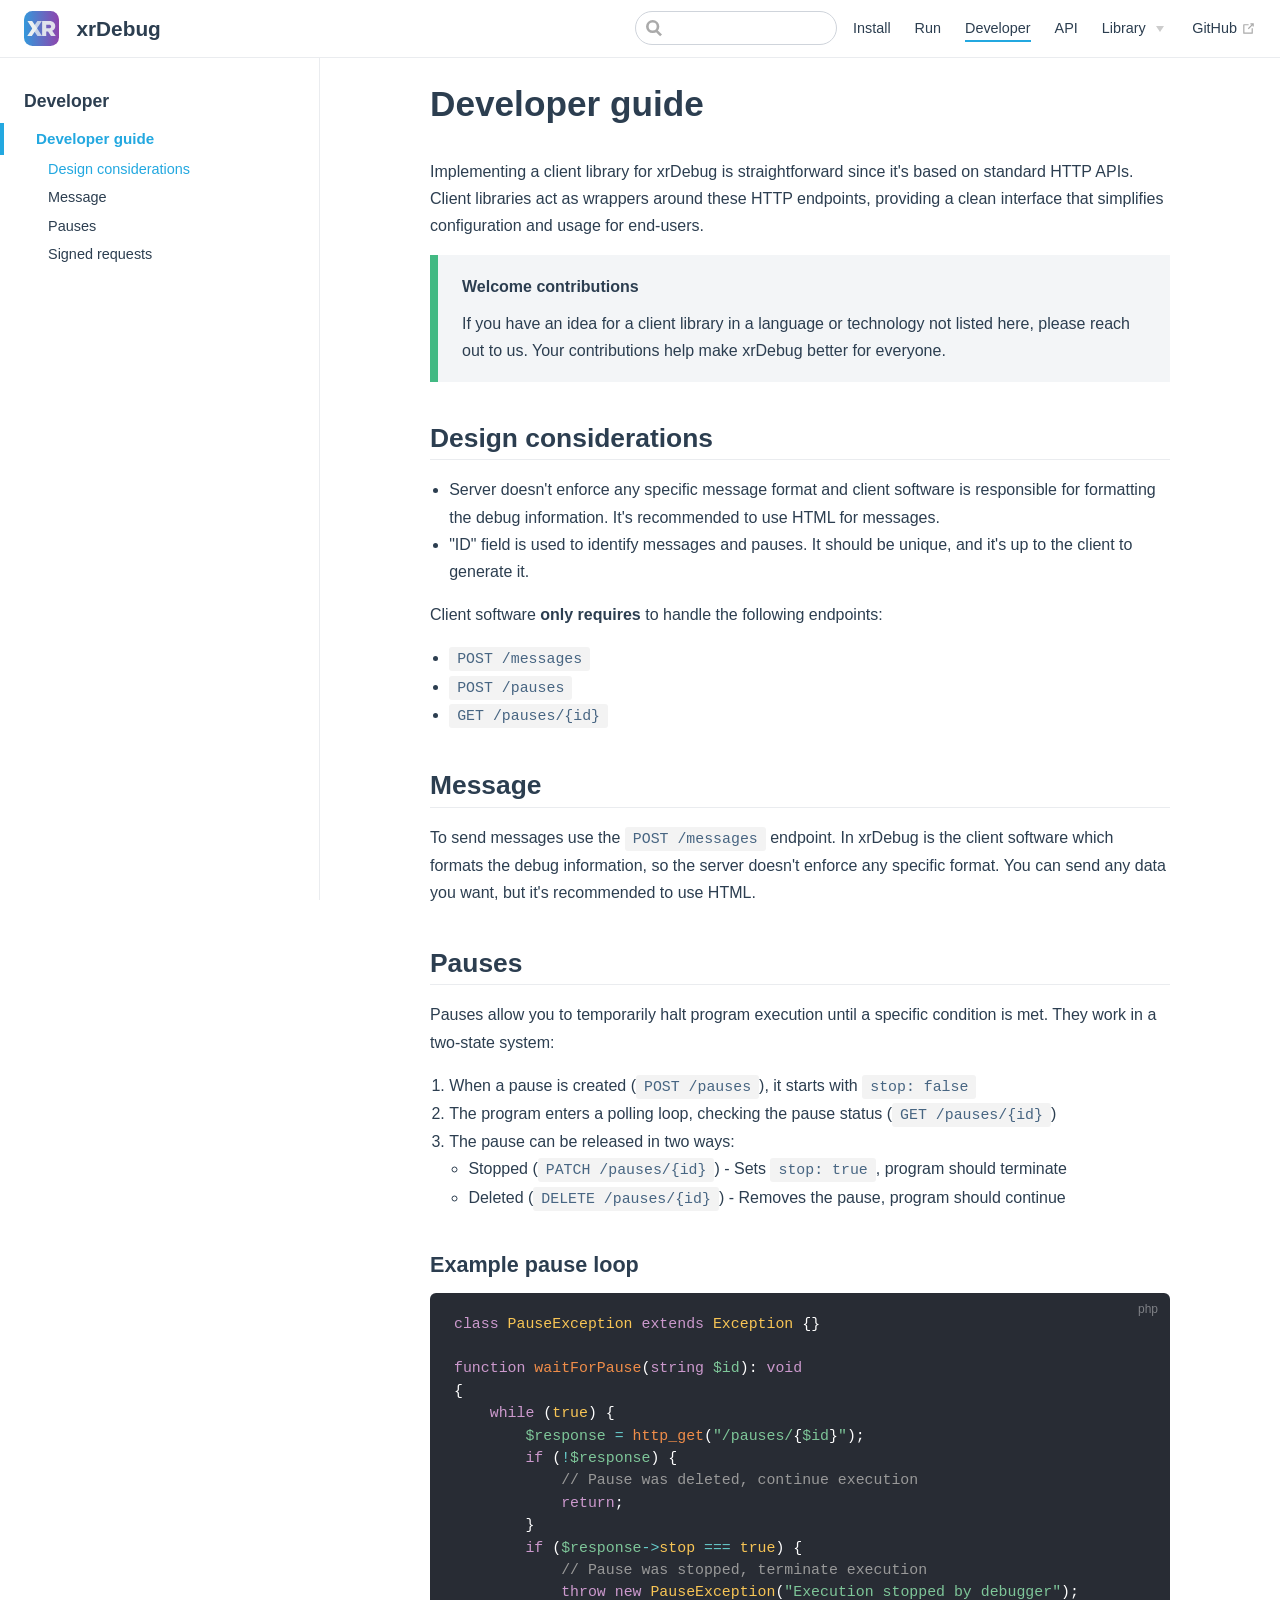
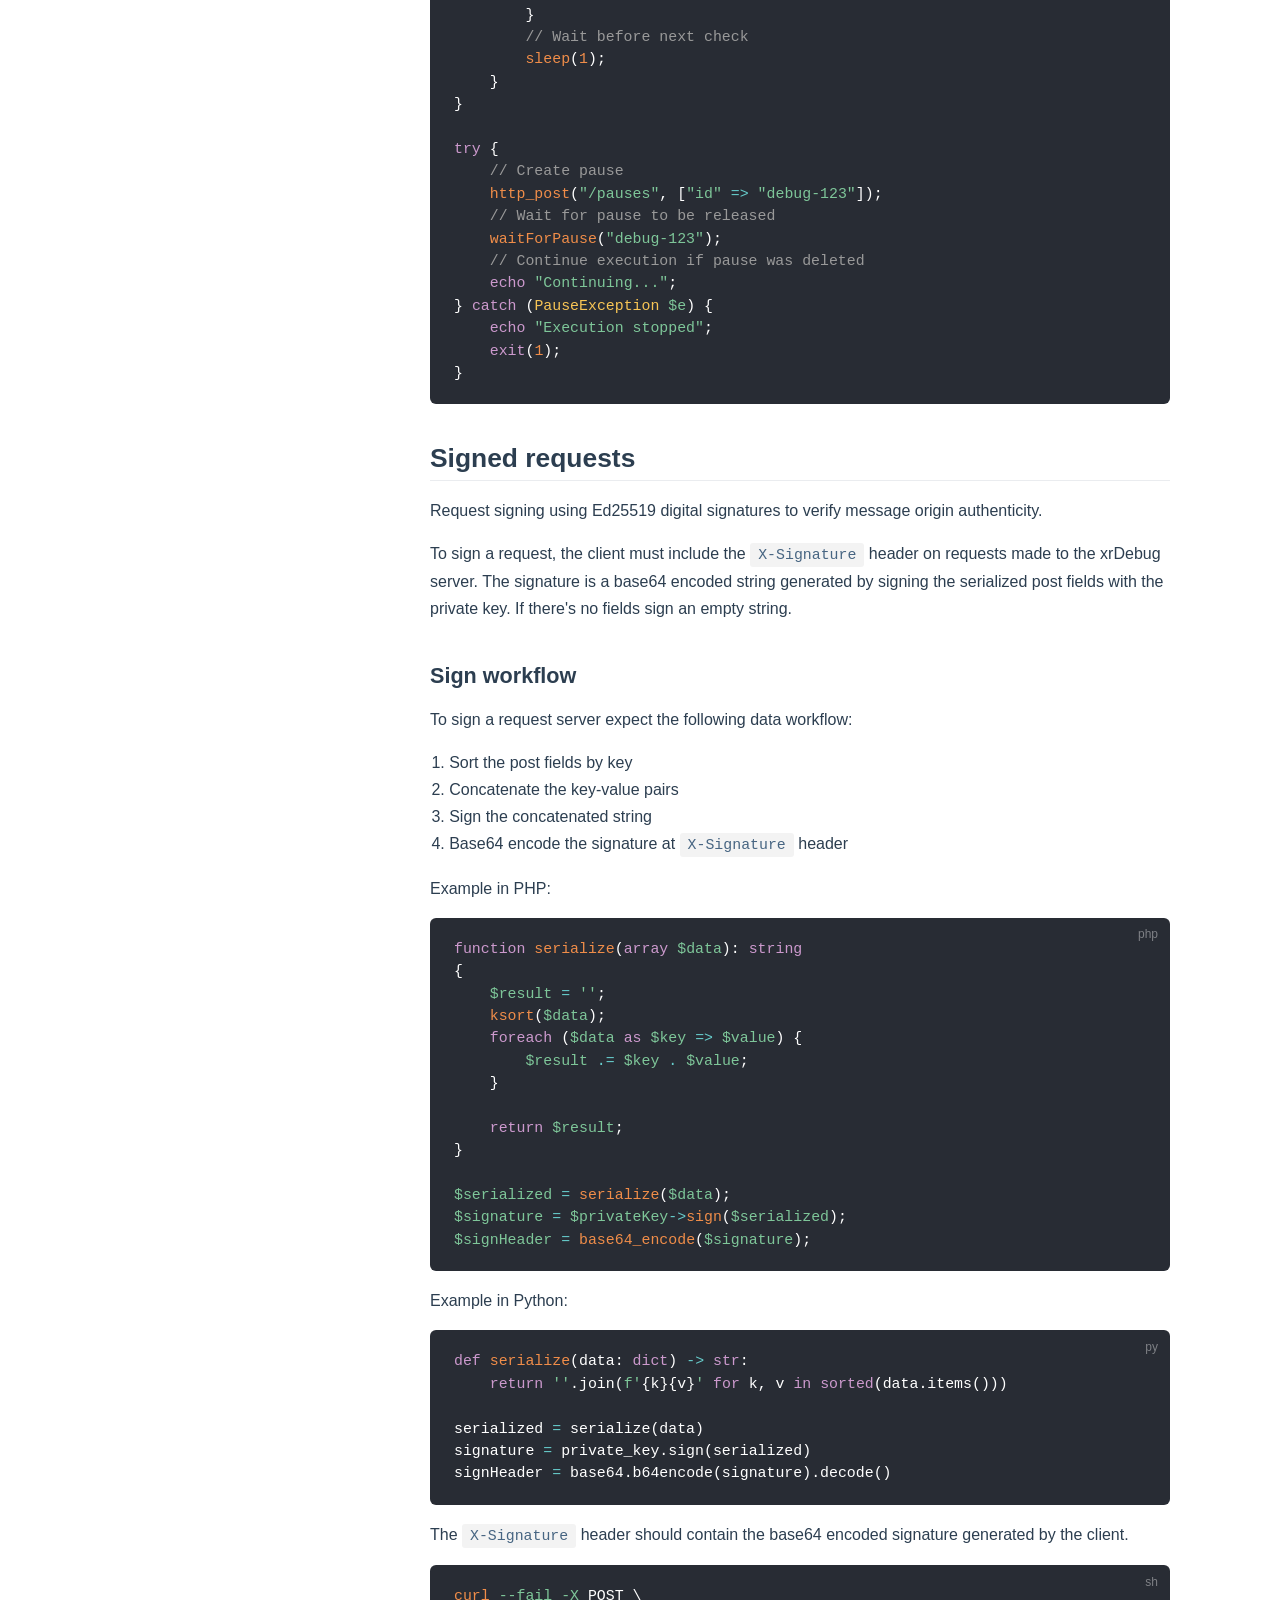
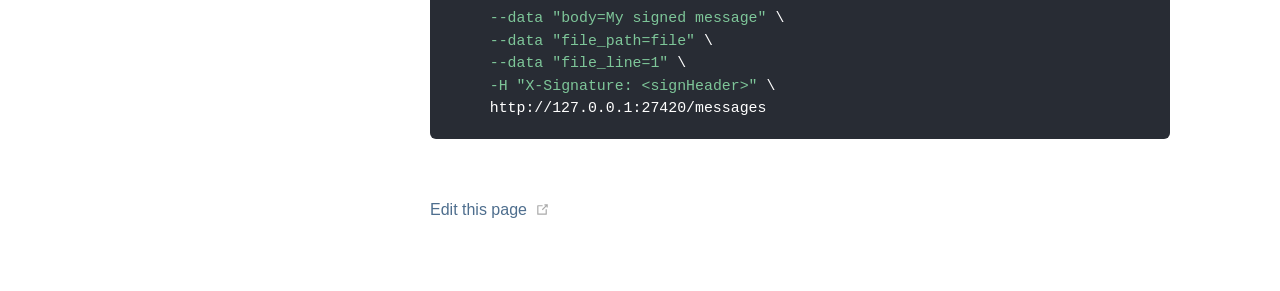
<file: developer/index.html>
<!DOCTYPE html>
<html lang="en-US">
  <head>
    <meta charset="utf-8">
    <meta name="viewport" content="width=device-width,initial-scale=1">
    <title>Developer guide | xrDebug</title>
    <meta name="generator" content="VuePress 1.9.10">
    <link rel="icon" href="/logo.png">
    <link rel="apple-touch-icon" href="/logo.png">
    <meta name="description" content="Lightweight portable debug utility">
    <meta property="og:site_name" content="xrDebug">
    <meta property="og:title" content="Developer guide">
    <meta property="og:type" content="website">
    <meta property="og:url" content="/developer/">
    <meta name="twitter:title" content="Developer guide">
    <meta name="twitter:url" content="/developer/">
    <meta name="twitter:card" content="summary_large_image">
    <meta name="theme-color" content="#23a8e0">
    <meta name="apple-mobile-web-app-capable" content="yes">
    <meta name="apple-mobile-web-app-status-bar-style" content="black">
    <meta name="msapplication-TileColor" content="#000000">
    <meta name="viewport" content="width=device-width, initial-scale=1.0">
    
    <link rel="preload" href="/assets/css/0.styles.d2c3555d.css" as="style"><link rel="preload" href="/assets/js/app.bccae432.js" as="script"><link rel="preload" href="/assets/js/2.87691856.js" as="script"><link rel="preload" href="/assets/js/1.b38afa8f.js" as="script"><link rel="preload" href="/assets/js/24.00b8664e.js" as="script"><link rel="prefetch" href="/assets/js/10.2ed9b7c8.js"><link rel="prefetch" href="/assets/js/11.1eac4237.js"><link rel="prefetch" href="/assets/js/12.8522f0dd.js"><link rel="prefetch" href="/assets/js/13.dce31943.js"><link rel="prefetch" href="/assets/js/14.ba08b6b3.js"><link rel="prefetch" href="/assets/js/15.fb3d3ba9.js"><link rel="prefetch" href="/assets/js/16.da35d6f7.js"><link rel="prefetch" href="/assets/js/17.77d64588.js"><link rel="prefetch" href="/assets/js/18.58518e83.js"><link rel="prefetch" href="/assets/js/19.f516f075.js"><link rel="prefetch" href="/assets/js/20.5813bc72.js"><link rel="prefetch" href="/assets/js/21.8e838c4a.js"><link rel="prefetch" href="/assets/js/22.01a78ab2.js"><link rel="prefetch" href="/assets/js/23.1e2ced46.js"><link rel="prefetch" href="/assets/js/25.1549d0d2.js"><link rel="prefetch" href="/assets/js/26.32df3676.js"><link rel="prefetch" href="/assets/js/3.e7a39e6e.js"><link rel="prefetch" href="/assets/js/4.b3cc6b90.js"><link rel="prefetch" href="/assets/js/5.a9510bd7.js"><link rel="prefetch" href="/assets/js/6.fa952ec7.js"><link rel="prefetch" href="/assets/js/7.d51cb40a.js"><link rel="prefetch" href="/assets/js/vendors~docsearch.bdb6b9f7.js">
    <link rel="stylesheet" href="/assets/css/0.styles.d2c3555d.css">
  </head>
  <body>
    <div id="app" data-server-rendered="true"><div class="theme-container"><header class="navbar"><div class="sidebar-button"><svg xmlns="http://www.w3.org/2000/svg" aria-hidden="true" role="img" viewBox="0 0 448 512" class="icon"><path fill="currentColor" d="M436 124H12c-6.627 0-12-5.373-12-12V80c0-6.627 5.373-12 12-12h424c6.627 0 12 5.373 12 12v32c0 6.627-5.373 12-12 12zm0 160H12c-6.627 0-12-5.373-12-12v-32c0-6.627 5.373-12 12-12h424c6.627 0 12 5.373 12 12v32c0 6.627-5.373 12-12 12zm0 160H12c-6.627 0-12-5.373-12-12v-32c0-6.627 5.373-12 12-12h424c6.627 0 12 5.373 12 12v32c0 6.627-5.373 12-12 12z"></path></svg></div> <a href="/" class="home-link router-link-active"><img src="/logo.svg" alt="xrDebug" class="logo"> <span class="site-name can-hide">xrDebug</span></a> <div class="links"><div class="search-box"><input aria-label="Search" autocomplete="off" spellcheck="false" value=""> <!----></div> <nav class="nav-links can-hide"><div class="nav-item"><a href="/install/" class="nav-link">
  Install
</a></div><div class="nav-item"><a href="/run/" class="nav-link">
  Run
</a></div><div class="nav-item"><a href="/developer/" aria-current="page" class="nav-link router-link-exact-active router-link-active">
  Developer
</a></div><div class="nav-item"><a href="/api/" class="nav-link">
  API
</a></div><div class="nav-item"><div class="dropdown-wrapper"><button type="button" aria-label="Library Menu" class="dropdown-title"><span class="title">Library</span> <span class="arrow down"></span></button> <button type="button" aria-label="Library Menu" class="mobile-dropdown-title"><span class="title">Library</span> <span class="arrow right"></span></button> <ul class="nav-dropdown" style="display:none;"><li class="dropdown-item"><!----> <a href="https://github.com/xrdebug/php" target="_blank" rel="noopener noreferrer" class="nav-link external">
  PHP
  <span><svg xmlns="http://www.w3.org/2000/svg" aria-hidden="true" focusable="false" x="0px" y="0px" viewBox="0 0 100 100" width="15" height="15" class="icon outbound"><path fill="currentColor" d="M18.8,85.1h56l0,0c2.2,0,4-1.8,4-4v-32h-8v28h-48v-48h28v-8h-32l0,0c-2.2,0-4,1.8-4,4v56C14.8,83.3,16.6,85.1,18.8,85.1z"></path> <polygon fill="currentColor" points="45.7,48.7 51.3,54.3 77.2,28.5 77.2,37.2 85.2,37.2 85.2,14.9 62.8,14.9 62.8,22.9 71.5,22.9"></polygon></svg> <span class="sr-only">(opens new window)</span></span></a></li><li class="dropdown-item"><!----> <a href="https://github.com/xrdebug/wordpress" target="_blank" rel="noopener noreferrer" class="nav-link external">
  WordPress
  <span><svg xmlns="http://www.w3.org/2000/svg" aria-hidden="true" focusable="false" x="0px" y="0px" viewBox="0 0 100 100" width="15" height="15" class="icon outbound"><path fill="currentColor" d="M18.8,85.1h56l0,0c2.2,0,4-1.8,4-4v-32h-8v28h-48v-48h28v-8h-32l0,0c-2.2,0-4,1.8-4,4v56C14.8,83.3,16.6,85.1,18.8,85.1z"></path> <polygon fill="currentColor" points="45.7,48.7 51.3,54.3 77.2,28.5 77.2,37.2 85.2,37.2 85.2,14.9 62.8,14.9 62.8,22.9 71.5,22.9"></polygon></svg> <span class="sr-only">(opens new window)</span></span></a></li></ul></div></div> <a href="https://github.com/xrdebug/xrdebug" target="_blank" rel="noopener noreferrer" class="repo-link">
    GitHub
    <span><svg xmlns="http://www.w3.org/2000/svg" aria-hidden="true" focusable="false" x="0px" y="0px" viewBox="0 0 100 100" width="15" height="15" class="icon outbound"><path fill="currentColor" d="M18.8,85.1h56l0,0c2.2,0,4-1.8,4-4v-32h-8v28h-48v-48h28v-8h-32l0,0c-2.2,0-4,1.8-4,4v56C14.8,83.3,16.6,85.1,18.8,85.1z"></path> <polygon fill="currentColor" points="45.7,48.7 51.3,54.3 77.2,28.5 77.2,37.2 85.2,37.2 85.2,14.9 62.8,14.9 62.8,22.9 71.5,22.9"></polygon></svg> <span class="sr-only">(opens new window)</span></span></a></nav></div></header> <div class="sidebar-mask"></div> <aside class="sidebar"><nav class="nav-links"><div class="nav-item"><a href="/install/" class="nav-link">
  Install
</a></div><div class="nav-item"><a href="/run/" class="nav-link">
  Run
</a></div><div class="nav-item"><a href="/developer/" aria-current="page" class="nav-link router-link-exact-active router-link-active">
  Developer
</a></div><div class="nav-item"><a href="/api/" class="nav-link">
  API
</a></div><div class="nav-item"><div class="dropdown-wrapper"><button type="button" aria-label="Library Menu" class="dropdown-title"><span class="title">Library</span> <span class="arrow down"></span></button> <button type="button" aria-label="Library Menu" class="mobile-dropdown-title"><span class="title">Library</span> <span class="arrow right"></span></button> <ul class="nav-dropdown" style="display:none;"><li class="dropdown-item"><!----> <a href="https://github.com/xrdebug/php" target="_blank" rel="noopener noreferrer" class="nav-link external">
  PHP
  <span><svg xmlns="http://www.w3.org/2000/svg" aria-hidden="true" focusable="false" x="0px" y="0px" viewBox="0 0 100 100" width="15" height="15" class="icon outbound"><path fill="currentColor" d="M18.8,85.1h56l0,0c2.2,0,4-1.8,4-4v-32h-8v28h-48v-48h28v-8h-32l0,0c-2.2,0-4,1.8-4,4v56C14.8,83.3,16.6,85.1,18.8,85.1z"></path> <polygon fill="currentColor" points="45.7,48.7 51.3,54.3 77.2,28.5 77.2,37.2 85.2,37.2 85.2,14.9 62.8,14.9 62.8,22.9 71.5,22.9"></polygon></svg> <span class="sr-only">(opens new window)</span></span></a></li><li class="dropdown-item"><!----> <a href="https://github.com/xrdebug/wordpress" target="_blank" rel="noopener noreferrer" class="nav-link external">
  WordPress
  <span><svg xmlns="http://www.w3.org/2000/svg" aria-hidden="true" focusable="false" x="0px" y="0px" viewBox="0 0 100 100" width="15" height="15" class="icon outbound"><path fill="currentColor" d="M18.8,85.1h56l0,0c2.2,0,4-1.8,4-4v-32h-8v28h-48v-48h28v-8h-32l0,0c-2.2,0-4,1.8-4,4v56C14.8,83.3,16.6,85.1,18.8,85.1z"></path> <polygon fill="currentColor" points="45.7,48.7 51.3,54.3 77.2,28.5 77.2,37.2 85.2,37.2 85.2,14.9 62.8,14.9 62.8,22.9 71.5,22.9"></polygon></svg> <span class="sr-only">(opens new window)</span></span></a></li></ul></div></div> <a href="https://github.com/xrdebug/xrdebug" target="_blank" rel="noopener noreferrer" class="repo-link">
    GitHub
    <span><svg xmlns="http://www.w3.org/2000/svg" aria-hidden="true" focusable="false" x="0px" y="0px" viewBox="0 0 100 100" width="15" height="15" class="icon outbound"><path fill="currentColor" d="M18.8,85.1h56l0,0c2.2,0,4-1.8,4-4v-32h-8v28h-48v-48h28v-8h-32l0,0c-2.2,0-4,1.8-4,4v56C14.8,83.3,16.6,85.1,18.8,85.1z"></path> <polygon fill="currentColor" points="45.7,48.7 51.3,54.3 77.2,28.5 77.2,37.2 85.2,37.2 85.2,14.9 62.8,14.9 62.8,22.9 71.5,22.9"></polygon></svg> <span class="sr-only">(opens new window)</span></span></a></nav>  <ul class="sidebar-links"><li><section class="sidebar-group depth-0"><p class="sidebar-heading open"><span>Developer</span> <!----></p> <ul class="sidebar-links sidebar-group-items"><li><a href="/developer/" aria-current="page" class="active sidebar-link">Developer guide</a><ul class="sidebar-sub-headers"><li class="sidebar-sub-header"><a href="/developer/#design-considerations" class="sidebar-link">Design considerations</a></li><li class="sidebar-sub-header"><a href="/developer/#message" class="sidebar-link">Message</a></li><li class="sidebar-sub-header"><a href="/developer/#pauses" class="sidebar-link">Pauses</a></li><li class="sidebar-sub-header"><a href="/developer/#signed-requests" class="sidebar-link">Signed requests</a></li></ul></li></ul></section></li></ul> </aside> <main class="page"> <div class="theme-default-content content__default"><h1 id="developer-guide"><a href="#developer-guide" class="header-anchor">#</a> Developer guide</h1> <p>Implementing a client library for xrDebug is straightforward since it's based on standard HTTP APIs. Client libraries act as wrappers around these HTTP endpoints, providing a clean interface that simplifies configuration and usage for end-users.</p> <div class="custom-block tip"><p class="custom-block-title">Welcome contributions</p> <p>If you have an idea for a client library in a language or technology not listed here, please reach out to us. Your contributions help make xrDebug better for everyone.</p></div> <h2 id="design-considerations"><a href="#design-considerations" class="header-anchor">#</a> Design considerations</h2> <ul><li>Server doesn't enforce any specific message format and client software is responsible for formatting the debug information. It's recommended to use HTML for messages.</li> <li>&quot;ID&quot; field is used to identify messages and pauses. It should be unique, and it's up to the client to generate it.</li></ul> <p>Client software <strong>only requires</strong> to handle the following endpoints:</p> <ul><li><code>POST /messages</code></li> <li><code>POST /pauses</code></li> <li><code>GET /pauses/{id}</code></li></ul> <h2 id="message"><a href="#message" class="header-anchor">#</a> Message</h2> <p>To send messages use the <code>POST /messages</code> endpoint. In xrDebug is the client software which formats the debug information, so the server doesn't enforce any specific format. You can send any data you want, but it's recommended to use HTML.</p> <h2 id="pauses"><a href="#pauses" class="header-anchor">#</a> Pauses</h2> <p>Pauses allow you to temporarily halt program execution until a specific condition is met. They work in a two-state system:</p> <ol><li>When a pause is created (<code>POST /pauses</code>), it starts with <code>stop: false</code></li> <li>The program enters a polling loop, checking the pause status (<code>GET /pauses/{id}</code>)</li> <li>The pause can be released in two ways:
<ul><li>Stopped (<code>PATCH /pauses/{id}</code>) - Sets <code>stop: true</code>, program should terminate</li> <li>Deleted (<code>DELETE /pauses/{id}</code>) - Removes the pause, program should continue</li></ul></li></ol> <h3 id="example-pause-loop"><a href="#example-pause-loop" class="header-anchor">#</a> Example pause loop</h3> <div class="language-php extra-class"><pre class="language-php"><code><span class="token keyword">class</span> <span class="token class-name-definition class-name">PauseException</span> <span class="token keyword">extends</span> <span class="token class-name">Exception</span> <span class="token punctuation">{</span><span class="token punctuation">}</span>

<span class="token keyword">function</span> <span class="token function-definition function">waitForPause</span><span class="token punctuation">(</span><span class="token keyword type-hint">string</span> <span class="token variable">$id</span><span class="token punctuation">)</span><span class="token punctuation">:</span> <span class="token keyword return-type">void</span>
<span class="token punctuation">{</span>
    <span class="token keyword">while</span> <span class="token punctuation">(</span><span class="token constant boolean">true</span><span class="token punctuation">)</span> <span class="token punctuation">{</span>
        <span class="token variable">$response</span> <span class="token operator">=</span> <span class="token function">http_get</span><span class="token punctuation">(</span><span class="token string double-quoted-string">&quot;/pauses/<span class="token interpolation"><span class="token punctuation">{</span><span class="token variable">$id</span><span class="token punctuation">}</span></span>&quot;</span><span class="token punctuation">)</span><span class="token punctuation">;</span>
        <span class="token keyword">if</span> <span class="token punctuation">(</span><span class="token operator">!</span><span class="token variable">$response</span><span class="token punctuation">)</span> <span class="token punctuation">{</span>
            <span class="token comment">// Pause was deleted, continue execution</span>
            <span class="token keyword">return</span><span class="token punctuation">;</span>
        <span class="token punctuation">}</span>
        <span class="token keyword">if</span> <span class="token punctuation">(</span><span class="token variable">$response</span><span class="token operator">-&gt;</span><span class="token property">stop</span> <span class="token operator">===</span> <span class="token constant boolean">true</span><span class="token punctuation">)</span> <span class="token punctuation">{</span>
            <span class="token comment">// Pause was stopped, terminate execution</span>
            <span class="token keyword">throw</span> <span class="token keyword">new</span> <span class="token class-name">PauseException</span><span class="token punctuation">(</span><span class="token string double-quoted-string">&quot;Execution stopped by debugger&quot;</span><span class="token punctuation">)</span><span class="token punctuation">;</span>
        <span class="token punctuation">}</span>
        <span class="token comment">// Wait before next check</span>
        <span class="token function">sleep</span><span class="token punctuation">(</span><span class="token number">1</span><span class="token punctuation">)</span><span class="token punctuation">;</span>
    <span class="token punctuation">}</span>
<span class="token punctuation">}</span>

<span class="token keyword">try</span> <span class="token punctuation">{</span>
    <span class="token comment">// Create pause</span>
    <span class="token function">http_post</span><span class="token punctuation">(</span><span class="token string double-quoted-string">&quot;/pauses&quot;</span><span class="token punctuation">,</span> <span class="token punctuation">[</span><span class="token string double-quoted-string">&quot;id&quot;</span> <span class="token operator">=&gt;</span> <span class="token string double-quoted-string">&quot;debug-123&quot;</span><span class="token punctuation">]</span><span class="token punctuation">)</span><span class="token punctuation">;</span>
    <span class="token comment">// Wait for pause to be released</span>
    <span class="token function">waitForPause</span><span class="token punctuation">(</span><span class="token string double-quoted-string">&quot;debug-123&quot;</span><span class="token punctuation">)</span><span class="token punctuation">;</span>
    <span class="token comment">// Continue execution if pause was deleted</span>
    <span class="token keyword">echo</span> <span class="token string double-quoted-string">&quot;Continuing...&quot;</span><span class="token punctuation">;</span>
<span class="token punctuation">}</span> <span class="token keyword">catch</span> <span class="token punctuation">(</span><span class="token class-name">PauseException</span> <span class="token variable">$e</span><span class="token punctuation">)</span> <span class="token punctuation">{</span>
    <span class="token keyword">echo</span> <span class="token string double-quoted-string">&quot;Execution stopped&quot;</span><span class="token punctuation">;</span>
    <span class="token keyword">exit</span><span class="token punctuation">(</span><span class="token number">1</span><span class="token punctuation">)</span><span class="token punctuation">;</span>
<span class="token punctuation">}</span>
</code></pre></div><h2 id="signed-requests"><a href="#signed-requests" class="header-anchor">#</a> Signed requests</h2> <p>Request signing using Ed25519 digital signatures to verify message origin authenticity.</p> <p>To sign a request, the client must include the <code>X-Signature</code> header on requests made to the xrDebug server. The signature is a base64 encoded string generated by signing the serialized post fields with the private key. If there's no fields sign an empty string.</p> <h3 id="sign-workflow"><a href="#sign-workflow" class="header-anchor">#</a> Sign workflow</h3> <p>To sign a request server expect the following data workflow:</p> <ol><li>Sort the post fields by key</li> <li>Concatenate the key-value pairs</li> <li>Sign the concatenated string</li> <li>Base64 encode the signature at <code>X-Signature</code> header</li></ol> <p>Example in PHP:</p> <div class="language-php extra-class"><pre class="language-php"><code><span class="token keyword">function</span> <span class="token function-definition function">serialize</span><span class="token punctuation">(</span><span class="token keyword type-hint">array</span> <span class="token variable">$data</span><span class="token punctuation">)</span><span class="token punctuation">:</span> <span class="token keyword return-type">string</span>
<span class="token punctuation">{</span>
    <span class="token variable">$result</span> <span class="token operator">=</span> <span class="token string single-quoted-string">''</span><span class="token punctuation">;</span>
    <span class="token function">ksort</span><span class="token punctuation">(</span><span class="token variable">$data</span><span class="token punctuation">)</span><span class="token punctuation">;</span>
    <span class="token keyword">foreach</span> <span class="token punctuation">(</span><span class="token variable">$data</span> <span class="token keyword">as</span> <span class="token variable">$key</span> <span class="token operator">=&gt;</span> <span class="token variable">$value</span><span class="token punctuation">)</span> <span class="token punctuation">{</span>
        <span class="token variable">$result</span> <span class="token operator">.=</span> <span class="token variable">$key</span> <span class="token operator">.</span> <span class="token variable">$value</span><span class="token punctuation">;</span>
    <span class="token punctuation">}</span>

    <span class="token keyword">return</span> <span class="token variable">$result</span><span class="token punctuation">;</span>
<span class="token punctuation">}</span>

<span class="token variable">$serialized</span> <span class="token operator">=</span> <span class="token function">serialize</span><span class="token punctuation">(</span><span class="token variable">$data</span><span class="token punctuation">)</span><span class="token punctuation">;</span>
<span class="token variable">$signature</span> <span class="token operator">=</span> <span class="token variable">$privateKey</span><span class="token operator">-&gt;</span><span class="token function">sign</span><span class="token punctuation">(</span><span class="token variable">$serialized</span><span class="token punctuation">)</span><span class="token punctuation">;</span>
<span class="token variable">$signHeader</span> <span class="token operator">=</span> <span class="token function">base64_encode</span><span class="token punctuation">(</span><span class="token variable">$signature</span><span class="token punctuation">)</span><span class="token punctuation">;</span>
</code></pre></div><p>Example in Python:</p> <div class="language-python extra-class"><pre class="language-python"><code><span class="token keyword">def</span> <span class="token function">serialize</span><span class="token punctuation">(</span>data<span class="token punctuation">:</span> <span class="token builtin">dict</span><span class="token punctuation">)</span> <span class="token operator">-</span><span class="token operator">&gt;</span> <span class="token builtin">str</span><span class="token punctuation">:</span>
    <span class="token keyword">return</span> <span class="token string">''</span><span class="token punctuation">.</span>join<span class="token punctuation">(</span><span class="token string-interpolation"><span class="token string">f'</span><span class="token interpolation"><span class="token punctuation">{</span>k<span class="token punctuation">}</span></span><span class="token interpolation"><span class="token punctuation">{</span>v<span class="token punctuation">}</span></span><span class="token string">'</span></span> <span class="token keyword">for</span> k<span class="token punctuation">,</span> v <span class="token keyword">in</span> <span class="token builtin">sorted</span><span class="token punctuation">(</span>data<span class="token punctuation">.</span>items<span class="token punctuation">(</span><span class="token punctuation">)</span><span class="token punctuation">)</span><span class="token punctuation">)</span>

serialized <span class="token operator">=</span> serialize<span class="token punctuation">(</span>data<span class="token punctuation">)</span>
signature <span class="token operator">=</span> private_key<span class="token punctuation">.</span>sign<span class="token punctuation">(</span>serialized<span class="token punctuation">)</span>
signHeader <span class="token operator">=</span> base64<span class="token punctuation">.</span>b64encode<span class="token punctuation">(</span>signature<span class="token punctuation">)</span><span class="token punctuation">.</span>decode<span class="token punctuation">(</span><span class="token punctuation">)</span>
</code></pre></div><p>The <code>X-Signature</code> header should contain the base64 encoded signature generated by the client.</p> <div class="language-sh extra-class"><pre class="language-sh"><code><span class="token function">curl</span> <span class="token parameter variable">--fail</span> <span class="token parameter variable">-X</span> POST <span class="token punctuation">\</span>
    <span class="token parameter variable">--data</span> <span class="token string">&quot;body=My signed message&quot;</span> <span class="token punctuation">\</span>
    <span class="token parameter variable">--data</span> <span class="token string">&quot;file_path=file&quot;</span> <span class="token punctuation">\</span>
    <span class="token parameter variable">--data</span> <span class="token string">&quot;file_line=1&quot;</span> <span class="token punctuation">\</span>
    <span class="token parameter variable">-H</span> <span class="token string">&quot;X-Signature: &lt;signHeader&gt;&quot;</span> <span class="token punctuation">\</span>
    http://127.0.0.1:27420/messages
</code></pre></div></div> <footer class="page-edit"><div class="edit-link"><a href="https://github.com/xrdebug/docs/edit/main/developer/README.md" target="_blank" rel="noopener noreferrer">Edit this page</a> <span><svg xmlns="http://www.w3.org/2000/svg" aria-hidden="true" focusable="false" x="0px" y="0px" viewBox="0 0 100 100" width="15" height="15" class="icon outbound"><path fill="currentColor" d="M18.8,85.1h56l0,0c2.2,0,4-1.8,4-4v-32h-8v28h-48v-48h28v-8h-32l0,0c-2.2,0-4,1.8-4,4v56C14.8,83.3,16.6,85.1,18.8,85.1z"></path> <polygon fill="currentColor" points="45.7,48.7 51.3,54.3 77.2,28.5 77.2,37.2 85.2,37.2 85.2,14.9 62.8,14.9 62.8,22.9 71.5,22.9"></polygon></svg> <span class="sr-only">(opens new window)</span></span></div> <!----></footer> <!----> </main></div><div class="global-ui"></div></div>
    <script src="/assets/js/app.bccae432.js" defer></script><script src="/assets/js/2.87691856.js" defer></script><script src="/assets/js/1.b38afa8f.js" defer></script><script src="/assets/js/24.00b8664e.js" defer></script>
  </body>
</html>
</file>
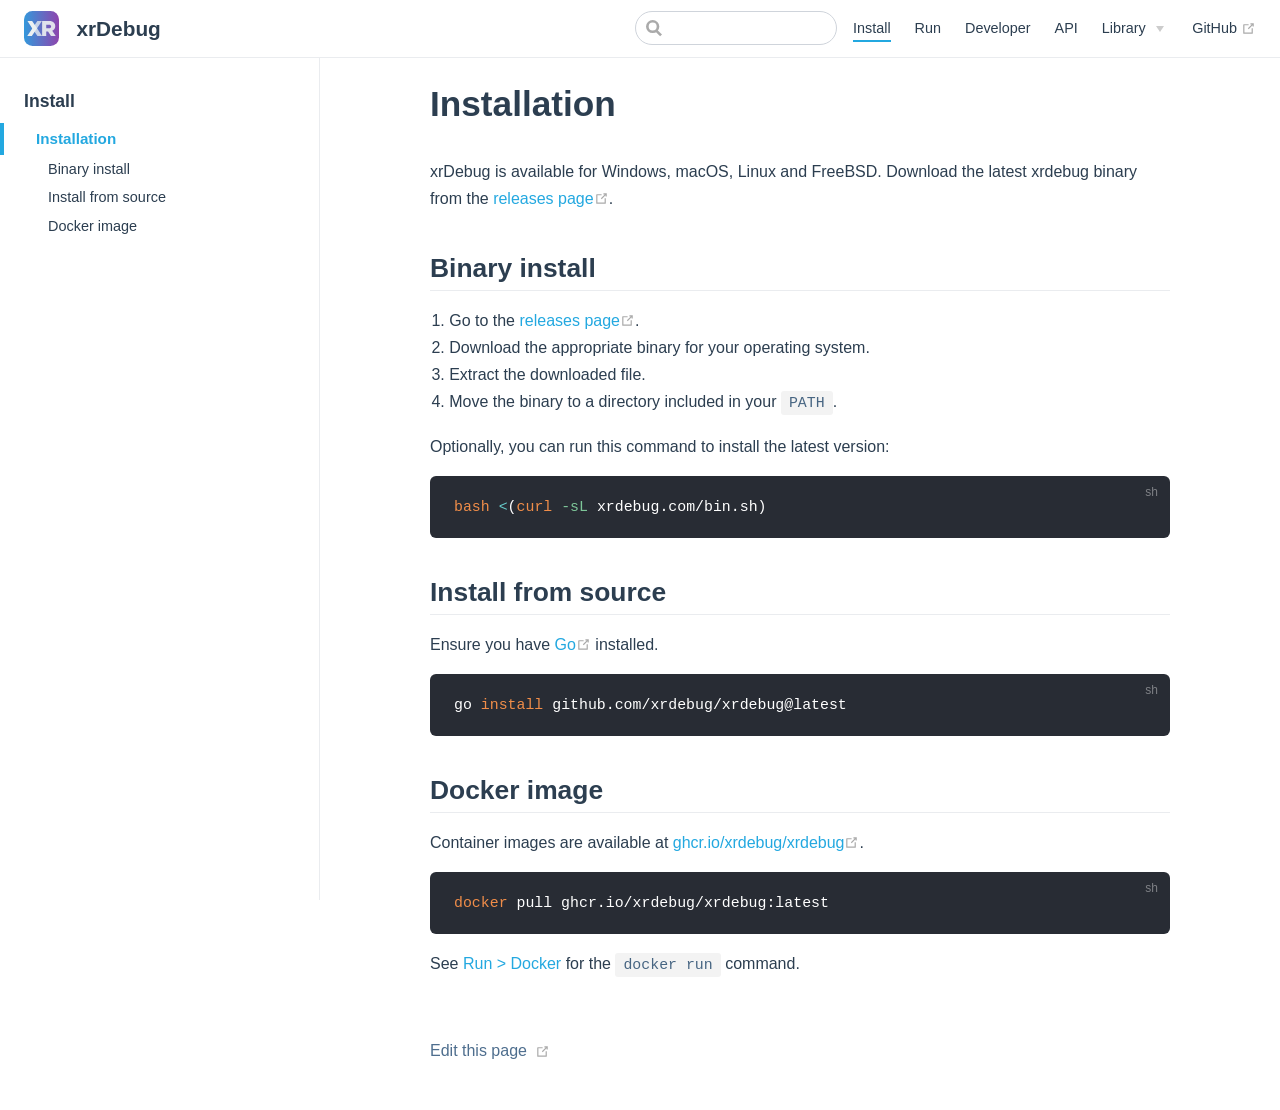
<file: install/index.html>
<!DOCTYPE html>
<html lang="en-US">
  <head>
    <meta charset="utf-8">
    <meta name="viewport" content="width=device-width,initial-scale=1">
    <title>Installation | xrDebug</title>
    <meta name="generator" content="VuePress 1.9.10">
    <link rel="icon" href="/logo.png">
    <link rel="apple-touch-icon" href="/logo.png">
    <meta name="description" content="Lightweight portable debug utility">
    <meta property="og:site_name" content="xrDebug">
    <meta property="og:title" content="Installation">
    <meta property="og:type" content="website">
    <meta property="og:url" content="/install/">
    <meta name="twitter:title" content="Installation">
    <meta name="twitter:url" content="/install/">
    <meta name="twitter:card" content="summary_large_image">
    <meta name="theme-color" content="#23a8e0">
    <meta name="apple-mobile-web-app-capable" content="yes">
    <meta name="apple-mobile-web-app-status-bar-style" content="black">
    <meta name="msapplication-TileColor" content="#000000">
    <meta name="viewport" content="width=device-width, initial-scale=1.0">
    
    <link rel="preload" href="/assets/css/0.styles.d2c3555d.css" as="style"><link rel="preload" href="/assets/js/app.bccae432.js" as="script"><link rel="preload" href="/assets/js/2.87691856.js" as="script"><link rel="preload" href="/assets/js/1.b38afa8f.js" as="script"><link rel="preload" href="/assets/js/25.1549d0d2.js" as="script"><link rel="prefetch" href="/assets/js/10.2ed9b7c8.js"><link rel="prefetch" href="/assets/js/11.1eac4237.js"><link rel="prefetch" href="/assets/js/12.8522f0dd.js"><link rel="prefetch" href="/assets/js/13.dce31943.js"><link rel="prefetch" href="/assets/js/14.ba08b6b3.js"><link rel="prefetch" href="/assets/js/15.fb3d3ba9.js"><link rel="prefetch" href="/assets/js/16.da35d6f7.js"><link rel="prefetch" href="/assets/js/17.77d64588.js"><link rel="prefetch" href="/assets/js/18.58518e83.js"><link rel="prefetch" href="/assets/js/19.f516f075.js"><link rel="prefetch" href="/assets/js/20.5813bc72.js"><link rel="prefetch" href="/assets/js/21.8e838c4a.js"><link rel="prefetch" href="/assets/js/22.01a78ab2.js"><link rel="prefetch" href="/assets/js/23.1e2ced46.js"><link rel="prefetch" href="/assets/js/24.00b8664e.js"><link rel="prefetch" href="/assets/js/26.32df3676.js"><link rel="prefetch" href="/assets/js/3.e7a39e6e.js"><link rel="prefetch" href="/assets/js/4.b3cc6b90.js"><link rel="prefetch" href="/assets/js/5.a9510bd7.js"><link rel="prefetch" href="/assets/js/6.fa952ec7.js"><link rel="prefetch" href="/assets/js/7.d51cb40a.js"><link rel="prefetch" href="/assets/js/vendors~docsearch.bdb6b9f7.js">
    <link rel="stylesheet" href="/assets/css/0.styles.d2c3555d.css">
  </head>
  <body>
    <div id="app" data-server-rendered="true"><div class="theme-container"><header class="navbar"><div class="sidebar-button"><svg xmlns="http://www.w3.org/2000/svg" aria-hidden="true" role="img" viewBox="0 0 448 512" class="icon"><path fill="currentColor" d="M436 124H12c-6.627 0-12-5.373-12-12V80c0-6.627 5.373-12 12-12h424c6.627 0 12 5.373 12 12v32c0 6.627-5.373 12-12 12zm0 160H12c-6.627 0-12-5.373-12-12v-32c0-6.627 5.373-12 12-12h424c6.627 0 12 5.373 12 12v32c0 6.627-5.373 12-12 12zm0 160H12c-6.627 0-12-5.373-12-12v-32c0-6.627 5.373-12 12-12h424c6.627 0 12 5.373 12 12v32c0 6.627-5.373 12-12 12z"></path></svg></div> <a href="/" class="home-link router-link-active"><img src="/logo.svg" alt="xrDebug" class="logo"> <span class="site-name can-hide">xrDebug</span></a> <div class="links"><div class="search-box"><input aria-label="Search" autocomplete="off" spellcheck="false" value=""> <!----></div> <nav class="nav-links can-hide"><div class="nav-item"><a href="/install/" aria-current="page" class="nav-link router-link-exact-active router-link-active">
  Install
</a></div><div class="nav-item"><a href="/run/" class="nav-link">
  Run
</a></div><div class="nav-item"><a href="/developer/" class="nav-link">
  Developer
</a></div><div class="nav-item"><a href="/api/" class="nav-link">
  API
</a></div><div class="nav-item"><div class="dropdown-wrapper"><button type="button" aria-label="Library Menu" class="dropdown-title"><span class="title">Library</span> <span class="arrow down"></span></button> <button type="button" aria-label="Library Menu" class="mobile-dropdown-title"><span class="title">Library</span> <span class="arrow right"></span></button> <ul class="nav-dropdown" style="display:none;"><li class="dropdown-item"><!----> <a href="https://github.com/xrdebug/php" target="_blank" rel="noopener noreferrer" class="nav-link external">
  PHP
  <span><svg xmlns="http://www.w3.org/2000/svg" aria-hidden="true" focusable="false" x="0px" y="0px" viewBox="0 0 100 100" width="15" height="15" class="icon outbound"><path fill="currentColor" d="M18.8,85.1h56l0,0c2.2,0,4-1.8,4-4v-32h-8v28h-48v-48h28v-8h-32l0,0c-2.2,0-4,1.8-4,4v56C14.8,83.3,16.6,85.1,18.8,85.1z"></path> <polygon fill="currentColor" points="45.7,48.7 51.3,54.3 77.2,28.5 77.2,37.2 85.2,37.2 85.2,14.9 62.8,14.9 62.8,22.9 71.5,22.9"></polygon></svg> <span class="sr-only">(opens new window)</span></span></a></li><li class="dropdown-item"><!----> <a href="https://github.com/xrdebug/wordpress" target="_blank" rel="noopener noreferrer" class="nav-link external">
  WordPress
  <span><svg xmlns="http://www.w3.org/2000/svg" aria-hidden="true" focusable="false" x="0px" y="0px" viewBox="0 0 100 100" width="15" height="15" class="icon outbound"><path fill="currentColor" d="M18.8,85.1h56l0,0c2.2,0,4-1.8,4-4v-32h-8v28h-48v-48h28v-8h-32l0,0c-2.2,0-4,1.8-4,4v56C14.8,83.3,16.6,85.1,18.8,85.1z"></path> <polygon fill="currentColor" points="45.7,48.7 51.3,54.3 77.2,28.5 77.2,37.2 85.2,37.2 85.2,14.9 62.8,14.9 62.8,22.9 71.5,22.9"></polygon></svg> <span class="sr-only">(opens new window)</span></span></a></li></ul></div></div> <a href="https://github.com/xrdebug/xrdebug" target="_blank" rel="noopener noreferrer" class="repo-link">
    GitHub
    <span><svg xmlns="http://www.w3.org/2000/svg" aria-hidden="true" focusable="false" x="0px" y="0px" viewBox="0 0 100 100" width="15" height="15" class="icon outbound"><path fill="currentColor" d="M18.8,85.1h56l0,0c2.2,0,4-1.8,4-4v-32h-8v28h-48v-48h28v-8h-32l0,0c-2.2,0-4,1.8-4,4v56C14.8,83.3,16.6,85.1,18.8,85.1z"></path> <polygon fill="currentColor" points="45.7,48.7 51.3,54.3 77.2,28.5 77.2,37.2 85.2,37.2 85.2,14.9 62.8,14.9 62.8,22.9 71.5,22.9"></polygon></svg> <span class="sr-only">(opens new window)</span></span></a></nav></div></header> <div class="sidebar-mask"></div> <aside class="sidebar"><nav class="nav-links"><div class="nav-item"><a href="/install/" aria-current="page" class="nav-link router-link-exact-active router-link-active">
  Install
</a></div><div class="nav-item"><a href="/run/" class="nav-link">
  Run
</a></div><div class="nav-item"><a href="/developer/" class="nav-link">
  Developer
</a></div><div class="nav-item"><a href="/api/" class="nav-link">
  API
</a></div><div class="nav-item"><div class="dropdown-wrapper"><button type="button" aria-label="Library Menu" class="dropdown-title"><span class="title">Library</span> <span class="arrow down"></span></button> <button type="button" aria-label="Library Menu" class="mobile-dropdown-title"><span class="title">Library</span> <span class="arrow right"></span></button> <ul class="nav-dropdown" style="display:none;"><li class="dropdown-item"><!----> <a href="https://github.com/xrdebug/php" target="_blank" rel="noopener noreferrer" class="nav-link external">
  PHP
  <span><svg xmlns="http://www.w3.org/2000/svg" aria-hidden="true" focusable="false" x="0px" y="0px" viewBox="0 0 100 100" width="15" height="15" class="icon outbound"><path fill="currentColor" d="M18.8,85.1h56l0,0c2.2,0,4-1.8,4-4v-32h-8v28h-48v-48h28v-8h-32l0,0c-2.2,0-4,1.8-4,4v56C14.8,83.3,16.6,85.1,18.8,85.1z"></path> <polygon fill="currentColor" points="45.7,48.7 51.3,54.3 77.2,28.5 77.2,37.2 85.2,37.2 85.2,14.9 62.8,14.9 62.8,22.9 71.5,22.9"></polygon></svg> <span class="sr-only">(opens new window)</span></span></a></li><li class="dropdown-item"><!----> <a href="https://github.com/xrdebug/wordpress" target="_blank" rel="noopener noreferrer" class="nav-link external">
  WordPress
  <span><svg xmlns="http://www.w3.org/2000/svg" aria-hidden="true" focusable="false" x="0px" y="0px" viewBox="0 0 100 100" width="15" height="15" class="icon outbound"><path fill="currentColor" d="M18.8,85.1h56l0,0c2.2,0,4-1.8,4-4v-32h-8v28h-48v-48h28v-8h-32l0,0c-2.2,0-4,1.8-4,4v56C14.8,83.3,16.6,85.1,18.8,85.1z"></path> <polygon fill="currentColor" points="45.7,48.7 51.3,54.3 77.2,28.5 77.2,37.2 85.2,37.2 85.2,14.9 62.8,14.9 62.8,22.9 71.5,22.9"></polygon></svg> <span class="sr-only">(opens new window)</span></span></a></li></ul></div></div> <a href="https://github.com/xrdebug/xrdebug" target="_blank" rel="noopener noreferrer" class="repo-link">
    GitHub
    <span><svg xmlns="http://www.w3.org/2000/svg" aria-hidden="true" focusable="false" x="0px" y="0px" viewBox="0 0 100 100" width="15" height="15" class="icon outbound"><path fill="currentColor" d="M18.8,85.1h56l0,0c2.2,0,4-1.8,4-4v-32h-8v28h-48v-48h28v-8h-32l0,0c-2.2,0-4,1.8-4,4v56C14.8,83.3,16.6,85.1,18.8,85.1z"></path> <polygon fill="currentColor" points="45.7,48.7 51.3,54.3 77.2,28.5 77.2,37.2 85.2,37.2 85.2,14.9 62.8,14.9 62.8,22.9 71.5,22.9"></polygon></svg> <span class="sr-only">(opens new window)</span></span></a></nav>  <ul class="sidebar-links"><li><section class="sidebar-group depth-0"><p class="sidebar-heading open"><span>Install</span> <!----></p> <ul class="sidebar-links sidebar-group-items"><li><a href="/install/" aria-current="page" class="active sidebar-link">Installation</a><ul class="sidebar-sub-headers"><li class="sidebar-sub-header"><a href="/install/#binary-install" class="sidebar-link">Binary install</a></li><li class="sidebar-sub-header"><a href="/install/#install-from-source" class="sidebar-link">Install from source</a></li><li class="sidebar-sub-header"><a href="/install/#docker-image" class="sidebar-link">Docker image</a></li></ul></li></ul></section></li></ul> </aside> <main class="page"> <div class="theme-default-content content__default"><h1 id="installation"><a href="#installation" class="header-anchor">#</a> Installation</h1> <p>xrDebug is available for Windows, macOS, Linux and FreeBSD. Download the latest xrdebug binary from the <a href="https://github.com/xrdebug/xrdebug/releases/latest" target="_blank" rel="noopener noreferrer">releases page<span><svg xmlns="http://www.w3.org/2000/svg" aria-hidden="true" focusable="false" x="0px" y="0px" viewBox="0 0 100 100" width="15" height="15" class="icon outbound"><path fill="currentColor" d="M18.8,85.1h56l0,0c2.2,0,4-1.8,4-4v-32h-8v28h-48v-48h28v-8h-32l0,0c-2.2,0-4,1.8-4,4v56C14.8,83.3,16.6,85.1,18.8,85.1z"></path> <polygon fill="currentColor" points="45.7,48.7 51.3,54.3 77.2,28.5 77.2,37.2 85.2,37.2 85.2,14.9 62.8,14.9 62.8,22.9 71.5,22.9"></polygon></svg> <span class="sr-only">(opens new window)</span></span></a>.</p> <h2 id="binary-install"><a href="#binary-install" class="header-anchor">#</a> Binary install</h2> <ol><li>Go to the <a href="https://github.com/xrdebug/xrdebug/releases/latest" target="_blank" rel="noopener noreferrer">releases page<span><svg xmlns="http://www.w3.org/2000/svg" aria-hidden="true" focusable="false" x="0px" y="0px" viewBox="0 0 100 100" width="15" height="15" class="icon outbound"><path fill="currentColor" d="M18.8,85.1h56l0,0c2.2,0,4-1.8,4-4v-32h-8v28h-48v-48h28v-8h-32l0,0c-2.2,0-4,1.8-4,4v56C14.8,83.3,16.6,85.1,18.8,85.1z"></path> <polygon fill="currentColor" points="45.7,48.7 51.3,54.3 77.2,28.5 77.2,37.2 85.2,37.2 85.2,14.9 62.8,14.9 62.8,22.9 71.5,22.9"></polygon></svg> <span class="sr-only">(opens new window)</span></span></a>.</li> <li>Download the appropriate binary for your operating system.</li> <li>Extract the downloaded file.</li> <li>Move the binary to a directory included in your <code>PATH</code>.</li></ol> <p>Optionally, you can run this command to install the latest version:</p> <div class="language-sh extra-class"><pre class="language-sh"><code><span class="token function">bash</span> <span class="token operator">&lt;</span><span class="token punctuation">(</span><span class="token function">curl</span> <span class="token parameter variable">-sL</span> xrdebug.com/bin.sh<span class="token punctuation">)</span>
</code></pre></div><h2 id="install-from-source"><a href="#install-from-source" class="header-anchor">#</a> Install from source</h2> <p>Ensure you have <a href="https://golang.org/dl/" target="_blank" rel="noopener noreferrer">Go<span><svg xmlns="http://www.w3.org/2000/svg" aria-hidden="true" focusable="false" x="0px" y="0px" viewBox="0 0 100 100" width="15" height="15" class="icon outbound"><path fill="currentColor" d="M18.8,85.1h56l0,0c2.2,0,4-1.8,4-4v-32h-8v28h-48v-48h28v-8h-32l0,0c-2.2,0-4,1.8-4,4v56C14.8,83.3,16.6,85.1,18.8,85.1z"></path> <polygon fill="currentColor" points="45.7,48.7 51.3,54.3 77.2,28.5 77.2,37.2 85.2,37.2 85.2,14.9 62.8,14.9 62.8,22.9 71.5,22.9"></polygon></svg> <span class="sr-only">(opens new window)</span></span></a> installed.</p> <div class="language-sh extra-class"><pre class="language-sh"><code>go <span class="token function">install</span> github.com/xrdebug/xrdebug@latest
</code></pre></div><h2 id="docker-image"><a href="#docker-image" class="header-anchor">#</a> Docker image</h2> <p>Container images are available at <a href="https://github.com/xrdebug/xrdebug/pkgs/container/xrdebug" target="_blank" rel="noopener noreferrer">ghcr.io/xrdebug/xrdebug<span><svg xmlns="http://www.w3.org/2000/svg" aria-hidden="true" focusable="false" x="0px" y="0px" viewBox="0 0 100 100" width="15" height="15" class="icon outbound"><path fill="currentColor" d="M18.8,85.1h56l0,0c2.2,0,4-1.8,4-4v-32h-8v28h-48v-48h28v-8h-32l0,0c-2.2,0-4,1.8-4,4v56C14.8,83.3,16.6,85.1,18.8,85.1z"></path> <polygon fill="currentColor" points="45.7,48.7 51.3,54.3 77.2,28.5 77.2,37.2 85.2,37.2 85.2,14.9 62.8,14.9 62.8,22.9 71.5,22.9"></polygon></svg> <span class="sr-only">(opens new window)</span></span></a>.</p> <div class="language-sh extra-class"><pre class="language-sh"><code><span class="token function">docker</span> pull ghcr.io/xrdebug/xrdebug:latest
</code></pre></div><p>See <a href="/run/#docker">Run &gt; Docker</a> for the <code>docker run</code> command.</p></div> <footer class="page-edit"><div class="edit-link"><a href="https://github.com/xrdebug/docs/edit/main/install/README.md" target="_blank" rel="noopener noreferrer">Edit this page</a> <span><svg xmlns="http://www.w3.org/2000/svg" aria-hidden="true" focusable="false" x="0px" y="0px" viewBox="0 0 100 100" width="15" height="15" class="icon outbound"><path fill="currentColor" d="M18.8,85.1h56l0,0c2.2,0,4-1.8,4-4v-32h-8v28h-48v-48h28v-8h-32l0,0c-2.2,0-4,1.8-4,4v56C14.8,83.3,16.6,85.1,18.8,85.1z"></path> <polygon fill="currentColor" points="45.7,48.7 51.3,54.3 77.2,28.5 77.2,37.2 85.2,37.2 85.2,14.9 62.8,14.9 62.8,22.9 71.5,22.9"></polygon></svg> <span class="sr-only">(opens new window)</span></span></div> <!----></footer> <!----> </main></div><div class="global-ui"></div></div>
    <script src="/assets/js/app.bccae432.js" defer></script><script src="/assets/js/2.87691856.js" defer></script><script src="/assets/js/1.b38afa8f.js" defer></script><script src="/assets/js/25.1549d0d2.js" defer></script>
  </body>
</html>
</file>
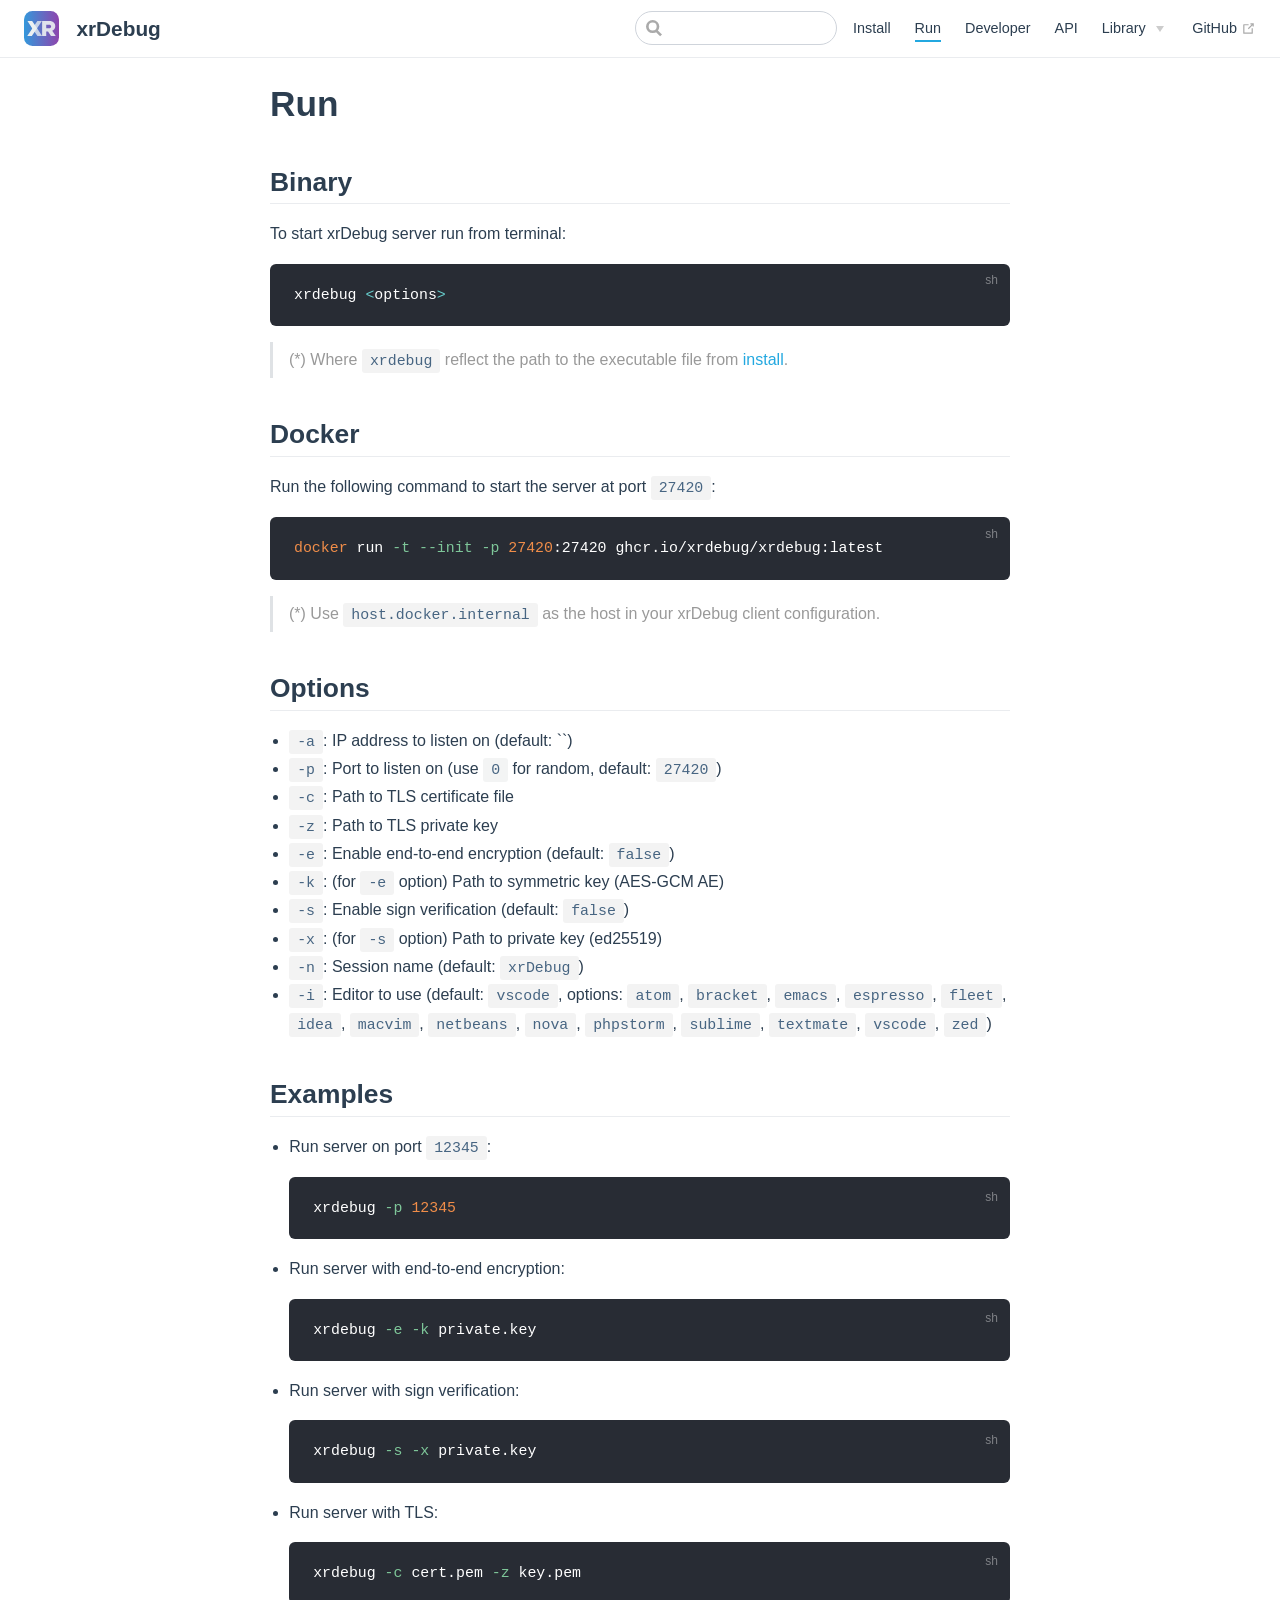
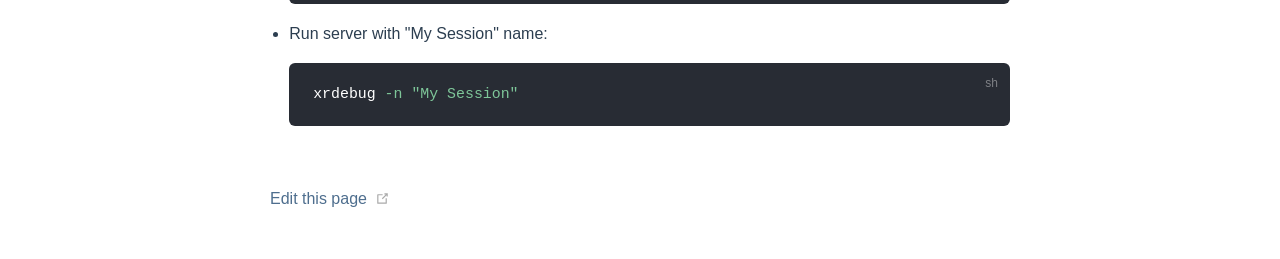
<file: run/index.html>
<!DOCTYPE html>
<html lang="en-US">
  <head>
    <meta charset="utf-8">
    <meta name="viewport" content="width=device-width,initial-scale=1">
    <title>Run | xrDebug</title>
    <meta name="generator" content="VuePress 1.9.10">
    <link rel="icon" href="/logo.png">
    <link rel="apple-touch-icon" href="/logo.png">
    <meta name="description" content="Lightweight portable debug utility">
    <meta property="og:site_name" content="xrDebug">
    <meta property="og:title" content="Run">
    <meta property="og:type" content="website">
    <meta property="og:url" content="/run/">
    <meta name="twitter:title" content="Run">
    <meta name="twitter:url" content="/run/">
    <meta name="twitter:card" content="summary_large_image">
    <meta name="theme-color" content="#23a8e0">
    <meta name="apple-mobile-web-app-capable" content="yes">
    <meta name="apple-mobile-web-app-status-bar-style" content="black">
    <meta name="msapplication-TileColor" content="#000000">
    <meta name="viewport" content="width=device-width, initial-scale=1.0">
    
    <link rel="preload" href="/assets/css/0.styles.d2c3555d.css" as="style"><link rel="preload" href="/assets/js/app.bccae432.js" as="script"><link rel="preload" href="/assets/js/2.87691856.js" as="script"><link rel="preload" href="/assets/js/1.b38afa8f.js" as="script"><link rel="preload" href="/assets/js/26.32df3676.js" as="script"><link rel="prefetch" href="/assets/js/10.2ed9b7c8.js"><link rel="prefetch" href="/assets/js/11.1eac4237.js"><link rel="prefetch" href="/assets/js/12.8522f0dd.js"><link rel="prefetch" href="/assets/js/13.dce31943.js"><link rel="prefetch" href="/assets/js/14.ba08b6b3.js"><link rel="prefetch" href="/assets/js/15.fb3d3ba9.js"><link rel="prefetch" href="/assets/js/16.da35d6f7.js"><link rel="prefetch" href="/assets/js/17.77d64588.js"><link rel="prefetch" href="/assets/js/18.58518e83.js"><link rel="prefetch" href="/assets/js/19.f516f075.js"><link rel="prefetch" href="/assets/js/20.5813bc72.js"><link rel="prefetch" href="/assets/js/21.8e838c4a.js"><link rel="prefetch" href="/assets/js/22.01a78ab2.js"><link rel="prefetch" href="/assets/js/23.1e2ced46.js"><link rel="prefetch" href="/assets/js/24.00b8664e.js"><link rel="prefetch" href="/assets/js/25.1549d0d2.js"><link rel="prefetch" href="/assets/js/3.e7a39e6e.js"><link rel="prefetch" href="/assets/js/4.b3cc6b90.js"><link rel="prefetch" href="/assets/js/5.a9510bd7.js"><link rel="prefetch" href="/assets/js/6.fa952ec7.js"><link rel="prefetch" href="/assets/js/7.d51cb40a.js"><link rel="prefetch" href="/assets/js/vendors~docsearch.bdb6b9f7.js">
    <link rel="stylesheet" href="/assets/css/0.styles.d2c3555d.css">
  </head>
  <body>
    <div id="app" data-server-rendered="true"><div class="theme-container no-sidebar"><header class="navbar"><div class="sidebar-button"><svg xmlns="http://www.w3.org/2000/svg" aria-hidden="true" role="img" viewBox="0 0 448 512" class="icon"><path fill="currentColor" d="M436 124H12c-6.627 0-12-5.373-12-12V80c0-6.627 5.373-12 12-12h424c6.627 0 12 5.373 12 12v32c0 6.627-5.373 12-12 12zm0 160H12c-6.627 0-12-5.373-12-12v-32c0-6.627 5.373-12 12-12h424c6.627 0 12 5.373 12 12v32c0 6.627-5.373 12-12 12zm0 160H12c-6.627 0-12-5.373-12-12v-32c0-6.627 5.373-12 12-12h424c6.627 0 12 5.373 12 12v32c0 6.627-5.373 12-12 12z"></path></svg></div> <a href="/" class="home-link router-link-active"><img src="/logo.svg" alt="xrDebug" class="logo"> <span class="site-name can-hide">xrDebug</span></a> <div class="links"><div class="search-box"><input aria-label="Search" autocomplete="off" spellcheck="false" value=""> <!----></div> <nav class="nav-links can-hide"><div class="nav-item"><a href="/install/" class="nav-link">
  Install
</a></div><div class="nav-item"><a href="/run/" aria-current="page" class="nav-link router-link-exact-active router-link-active">
  Run
</a></div><div class="nav-item"><a href="/developer/" class="nav-link">
  Developer
</a></div><div class="nav-item"><a href="/api/" class="nav-link">
  API
</a></div><div class="nav-item"><div class="dropdown-wrapper"><button type="button" aria-label="Library Menu" class="dropdown-title"><span class="title">Library</span> <span class="arrow down"></span></button> <button type="button" aria-label="Library Menu" class="mobile-dropdown-title"><span class="title">Library</span> <span class="arrow right"></span></button> <ul class="nav-dropdown" style="display:none;"><li class="dropdown-item"><!----> <a href="https://github.com/xrdebug/php" target="_blank" rel="noopener noreferrer" class="nav-link external">
  PHP
  <span><svg xmlns="http://www.w3.org/2000/svg" aria-hidden="true" focusable="false" x="0px" y="0px" viewBox="0 0 100 100" width="15" height="15" class="icon outbound"><path fill="currentColor" d="M18.8,85.1h56l0,0c2.2,0,4-1.8,4-4v-32h-8v28h-48v-48h28v-8h-32l0,0c-2.2,0-4,1.8-4,4v56C14.8,83.3,16.6,85.1,18.8,85.1z"></path> <polygon fill="currentColor" points="45.7,48.7 51.3,54.3 77.2,28.5 77.2,37.2 85.2,37.2 85.2,14.9 62.8,14.9 62.8,22.9 71.5,22.9"></polygon></svg> <span class="sr-only">(opens new window)</span></span></a></li><li class="dropdown-item"><!----> <a href="https://github.com/xrdebug/wordpress" target="_blank" rel="noopener noreferrer" class="nav-link external">
  WordPress
  <span><svg xmlns="http://www.w3.org/2000/svg" aria-hidden="true" focusable="false" x="0px" y="0px" viewBox="0 0 100 100" width="15" height="15" class="icon outbound"><path fill="currentColor" d="M18.8,85.1h56l0,0c2.2,0,4-1.8,4-4v-32h-8v28h-48v-48h28v-8h-32l0,0c-2.2,0-4,1.8-4,4v56C14.8,83.3,16.6,85.1,18.8,85.1z"></path> <polygon fill="currentColor" points="45.7,48.7 51.3,54.3 77.2,28.5 77.2,37.2 85.2,37.2 85.2,14.9 62.8,14.9 62.8,22.9 71.5,22.9"></polygon></svg> <span class="sr-only">(opens new window)</span></span></a></li></ul></div></div> <a href="https://github.com/xrdebug/xrdebug" target="_blank" rel="noopener noreferrer" class="repo-link">
    GitHub
    <span><svg xmlns="http://www.w3.org/2000/svg" aria-hidden="true" focusable="false" x="0px" y="0px" viewBox="0 0 100 100" width="15" height="15" class="icon outbound"><path fill="currentColor" d="M18.8,85.1h56l0,0c2.2,0,4-1.8,4-4v-32h-8v28h-48v-48h28v-8h-32l0,0c-2.2,0-4,1.8-4,4v56C14.8,83.3,16.6,85.1,18.8,85.1z"></path> <polygon fill="currentColor" points="45.7,48.7 51.3,54.3 77.2,28.5 77.2,37.2 85.2,37.2 85.2,14.9 62.8,14.9 62.8,22.9 71.5,22.9"></polygon></svg> <span class="sr-only">(opens new window)</span></span></a></nav></div></header> <div class="sidebar-mask"></div> <aside class="sidebar"><nav class="nav-links"><div class="nav-item"><a href="/install/" class="nav-link">
  Install
</a></div><div class="nav-item"><a href="/run/" aria-current="page" class="nav-link router-link-exact-active router-link-active">
  Run
</a></div><div class="nav-item"><a href="/developer/" class="nav-link">
  Developer
</a></div><div class="nav-item"><a href="/api/" class="nav-link">
  API
</a></div><div class="nav-item"><div class="dropdown-wrapper"><button type="button" aria-label="Library Menu" class="dropdown-title"><span class="title">Library</span> <span class="arrow down"></span></button> <button type="button" aria-label="Library Menu" class="mobile-dropdown-title"><span class="title">Library</span> <span class="arrow right"></span></button> <ul class="nav-dropdown" style="display:none;"><li class="dropdown-item"><!----> <a href="https://github.com/xrdebug/php" target="_blank" rel="noopener noreferrer" class="nav-link external">
  PHP
  <span><svg xmlns="http://www.w3.org/2000/svg" aria-hidden="true" focusable="false" x="0px" y="0px" viewBox="0 0 100 100" width="15" height="15" class="icon outbound"><path fill="currentColor" d="M18.8,85.1h56l0,0c2.2,0,4-1.8,4-4v-32h-8v28h-48v-48h28v-8h-32l0,0c-2.2,0-4,1.8-4,4v56C14.8,83.3,16.6,85.1,18.8,85.1z"></path> <polygon fill="currentColor" points="45.7,48.7 51.3,54.3 77.2,28.5 77.2,37.2 85.2,37.2 85.2,14.9 62.8,14.9 62.8,22.9 71.5,22.9"></polygon></svg> <span class="sr-only">(opens new window)</span></span></a></li><li class="dropdown-item"><!----> <a href="https://github.com/xrdebug/wordpress" target="_blank" rel="noopener noreferrer" class="nav-link external">
  WordPress
  <span><svg xmlns="http://www.w3.org/2000/svg" aria-hidden="true" focusable="false" x="0px" y="0px" viewBox="0 0 100 100" width="15" height="15" class="icon outbound"><path fill="currentColor" d="M18.8,85.1h56l0,0c2.2,0,4-1.8,4-4v-32h-8v28h-48v-48h28v-8h-32l0,0c-2.2,0-4,1.8-4,4v56C14.8,83.3,16.6,85.1,18.8,85.1z"></path> <polygon fill="currentColor" points="45.7,48.7 51.3,54.3 77.2,28.5 77.2,37.2 85.2,37.2 85.2,14.9 62.8,14.9 62.8,22.9 71.5,22.9"></polygon></svg> <span class="sr-only">(opens new window)</span></span></a></li></ul></div></div> <a href="https://github.com/xrdebug/xrdebug" target="_blank" rel="noopener noreferrer" class="repo-link">
    GitHub
    <span><svg xmlns="http://www.w3.org/2000/svg" aria-hidden="true" focusable="false" x="0px" y="0px" viewBox="0 0 100 100" width="15" height="15" class="icon outbound"><path fill="currentColor" d="M18.8,85.1h56l0,0c2.2,0,4-1.8,4-4v-32h-8v28h-48v-48h28v-8h-32l0,0c-2.2,0-4,1.8-4,4v56C14.8,83.3,16.6,85.1,18.8,85.1z"></path> <polygon fill="currentColor" points="45.7,48.7 51.3,54.3 77.2,28.5 77.2,37.2 85.2,37.2 85.2,14.9 62.8,14.9 62.8,22.9 71.5,22.9"></polygon></svg> <span class="sr-only">(opens new window)</span></span></a></nav>  <ul class="sidebar-links"><li><section class="sidebar-group depth-0"><p class="sidebar-heading open"><span>Run</span> <!----></p> <ul class="sidebar-links sidebar-group-items"><li><a href="/run/" aria-current="page" class="active sidebar-link">Run</a><ul class="sidebar-sub-headers"><li class="sidebar-sub-header"><a href="/run/#binary" class="sidebar-link">Binary</a></li><li class="sidebar-sub-header"><a href="/run/#docker" class="sidebar-link">Docker</a></li><li class="sidebar-sub-header"><a href="/run/#options" class="sidebar-link">Options</a></li><li class="sidebar-sub-header"><a href="/run/#examples" class="sidebar-link">Examples</a></li></ul></li></ul></section></li></ul> </aside> <main class="page"> <div class="theme-default-content content__default"><h1 id="run"><a href="#run" class="header-anchor">#</a> Run</h1> <h2 id="binary"><a href="#binary" class="header-anchor">#</a> Binary</h2> <p>To start xrDebug server run from terminal:</p> <div class="language-sh extra-class"><pre class="language-sh"><code>xrdebug <span class="token operator">&lt;</span>options<span class="token operator">&gt;</span>
</code></pre></div><blockquote><p>(*) Where <code>xrdebug</code> reflect the path to the executable file from <a href="/install/">install</a>.</p></blockquote> <h2 id="docker"><a href="#docker" class="header-anchor">#</a> Docker</h2> <p>Run the following command to start the server at port <code>27420</code>:</p> <div class="language-sh extra-class"><pre class="language-sh"><code><span class="token function">docker</span> run <span class="token parameter variable">-t</span> <span class="token parameter variable">--init</span> <span class="token parameter variable">-p</span> <span class="token number">27420</span>:27420 ghcr.io/xrdebug/xrdebug:latest
</code></pre></div><blockquote><p>(*) Use <code>host.docker.internal</code> as the host in your xrDebug client configuration.</p></blockquote> <h2 id="options"><a href="#options" class="header-anchor">#</a> Options</h2> <ul><li><code>-a</code>: IP address to listen on (default: ``)</li> <li><code>-p</code>: Port to listen on (use <code>0</code> for random, default: <code>27420</code>)</li> <li><code>-c</code>: Path to TLS certificate file</li> <li><code>-z</code>: Path to TLS private key</li> <li><code>-e</code>: Enable end-to-end encryption (default: <code>false</code>)</li> <li><code>-k</code>: (for <code>-e</code> option) Path to symmetric key (AES-GCM AE)</li> <li><code>-s</code>: Enable sign verification (default: <code>false</code>)</li> <li><code>-x</code>: (for <code>-s</code> option) Path to private key (ed25519)</li> <li><code>-n</code>: Session name (default: <code>xrDebug</code>)</li> <li><code>-i</code>: Editor to use (default: <code>vscode</code>, options: <code>atom</code>, <code>bracket</code>, <code>emacs</code>, <code>espresso</code>, <code>fleet</code>, <code>idea</code>, <code>macvim</code>, <code>netbeans</code>, <code>nova</code>, <code>phpstorm</code>, <code>sublime</code>, <code>textmate</code>, <code>vscode</code>, <code>zed</code>)</li></ul> <h2 id="examples"><a href="#examples" class="header-anchor">#</a> Examples</h2> <ul><li><p>Run server on port <code>12345</code>:</p> <div class="language-sh extra-class"><pre class="language-sh"><code>xrdebug <span class="token parameter variable">-p</span> <span class="token number">12345</span>
</code></pre></div></li> <li><p>Run server with end-to-end encryption:</p> <div class="language-sh extra-class"><pre class="language-sh"><code>xrdebug <span class="token parameter variable">-e</span> <span class="token parameter variable">-k</span> private.key
</code></pre></div></li> <li><p>Run server with sign verification:</p> <div class="language-sh extra-class"><pre class="language-sh"><code>xrdebug <span class="token parameter variable">-s</span> <span class="token parameter variable">-x</span> private.key
</code></pre></div></li> <li><p>Run server with TLS:</p> <div class="language-sh extra-class"><pre class="language-sh"><code>xrdebug <span class="token parameter variable">-c</span> cert.pem <span class="token parameter variable">-z</span> key.pem
</code></pre></div></li> <li><p>Run server with &quot;My Session&quot; name:</p> <div class="language-sh extra-class"><pre class="language-sh"><code>xrdebug <span class="token parameter variable">-n</span> <span class="token string">&quot;My Session&quot;</span>
</code></pre></div></li></ul></div> <footer class="page-edit"><div class="edit-link"><a href="https://github.com/xrdebug/docs/edit/main/run/README.md" target="_blank" rel="noopener noreferrer">Edit this page</a> <span><svg xmlns="http://www.w3.org/2000/svg" aria-hidden="true" focusable="false" x="0px" y="0px" viewBox="0 0 100 100" width="15" height="15" class="icon outbound"><path fill="currentColor" d="M18.8,85.1h56l0,0c2.2,0,4-1.8,4-4v-32h-8v28h-48v-48h28v-8h-32l0,0c-2.2,0-4,1.8-4,4v56C14.8,83.3,16.6,85.1,18.8,85.1z"></path> <polygon fill="currentColor" points="45.7,48.7 51.3,54.3 77.2,28.5 77.2,37.2 85.2,37.2 85.2,14.9 62.8,14.9 62.8,22.9 71.5,22.9"></polygon></svg> <span class="sr-only">(opens new window)</span></span></div> <!----></footer> <!----> </main></div><div class="global-ui"></div></div>
    <script src="/assets/js/app.bccae432.js" defer></script><script src="/assets/js/2.87691856.js" defer></script><script src="/assets/js/1.b38afa8f.js" defer></script><script src="/assets/js/26.32df3676.js" defer></script>
  </body>
</html>
</file>
<file: assets/css/0.styles.d2c3555d.css>
.medium-zoom-overlay{z-index:100}.medium-zoom-overlay~img{z-index:101}code[class*=language-],pre[class*=language-]{color:#ccc;background:none;font-family:Consolas,Monaco,Andale Mono,Ubuntu Mono,monospace;font-size:1em;text-align:left;white-space:pre;word-spacing:normal;word-break:normal;word-wrap:normal;line-height:1.5;-moz-tab-size:4;-o-tab-size:4;tab-size:4;-webkit-hyphens:none;hyphens:none}pre[class*=language-]{padding:1em;margin:.5em 0;overflow:auto}:not(pre)>code[class*=language-],pre[class*=language-]{background:#2d2d2d}:not(pre)>code[class*=language-]{padding:.1em;border-radius:.3em;white-space:normal}.token.block-comment,.token.cdata,.token.comment,.token.doctype,.token.prolog{color:#999}.token.punctuation{color:#ccc}.token.attr-name,.token.deleted,.token.namespace,.token.tag{color:#e2777a}.token.function-name{color:#6196cc}.token.boolean,.token.function,.token.number{color:#f08d49}.token.class-name,.token.constant,.token.property,.token.symbol{color:#f8c555}.token.atrule,.token.builtin,.token.important,.token.keyword,.token.selector{color:#cc99cd}.token.attr-value,.token.char,.token.regex,.token.string,.token.variable{color:#7ec699}.token.entity,.token.operator,.token.url{color:#67cdcc}.token.bold,.token.important{font-weight:700}.token.italic{font-style:italic}.token.entity{cursor:help}.token.inserted{color:green}.theme-default-content code{color:#476582;padding:.25rem .5rem;margin:0;font-size:.85em;background-color:rgba(27,31,35,.05);border-radius:3px}.theme-default-content code .token.deleted{color:#ec5975}.theme-default-content code .token.inserted{color:#23a8e0}.theme-default-content pre,.theme-default-content pre[class*=language-]{line-height:1.4;padding:1.25rem 1.5rem;margin:.85rem 0;background-color:#282c34;border-radius:6px;overflow:auto}.theme-default-content pre[class*=language-] code,.theme-default-content pre code{color:#fff;padding:0;background-color:transparent;border-radius:0}div[class*=language-]{position:relative;background-color:#282c34;border-radius:6px}div[class*=language-] .highlight-lines{-webkit-user-select:none;user-select:none;padding-top:1.3rem;position:absolute;top:0;left:0;width:100%;line-height:1.4}div[class*=language-] .highlight-lines .highlighted{background-color:rgba(0,0,0,.66)}div[class*=language-] pre,div[class*=language-] pre[class*=language-]{background:transparent;position:relative;z-index:1}div[class*=language-]:before{position:absolute;z-index:3;top:.8em;right:1em;font-size:.75rem;color:hsla(0,0%,100%,.4)}div[class*=language-]:not(.line-numbers-mode) .line-numbers-wrapper{display:none}div[class*=language-].line-numbers-mode .highlight-lines .highlighted{position:relative}div[class*=language-].line-numbers-mode .highlight-lines .highlighted:before{content:" ";position:absolute;z-index:3;left:0;top:0;display:block;width:3.5rem;height:100%;background-color:rgba(0,0,0,.66)}div[class*=language-].line-numbers-mode pre{padding-left:4.5rem;vertical-align:middle}div[class*=language-].line-numbers-mode .line-numbers-wrapper{position:absolute;top:0;width:3.5rem;text-align:center;color:hsla(0,0%,100%,.3);padding:1.25rem 0;line-height:1.4}div[class*=language-].line-numbers-mode .line-numbers-wrapper br{-webkit-user-select:none;user-select:none}div[class*=language-].line-numbers-mode .line-numbers-wrapper .line-number{position:relative;z-index:4;-webkit-user-select:none;user-select:none;font-size:.85em}div[class*=language-].line-numbers-mode:after{content:"";position:absolute;z-index:2;top:0;left:0;width:3.5rem;height:100%;border-radius:6px 0 0 6px;border-right:1px solid rgba(0,0,0,.66);background-color:#282c34}div[class~=language-js]:before{content:"js"}div[class~=language-ts]:before{content:"ts"}div[class~=language-html]:before{content:"html"}div[class~=language-md]:before{content:"md"}div[class~=language-vue]:before{content:"vue"}div[class~=language-css]:before{content:"css"}div[class~=language-sass]:before{content:"sass"}div[class~=language-scss]:before{content:"scss"}div[class~=language-less]:before{content:"less"}div[class~=language-stylus]:before{content:"stylus"}div[class~=language-go]:before{content:"go"}div[class~=language-java]:before{content:"java"}div[class~=language-c]:before{content:"c"}div[class~=language-sh]:before{content:"sh"}div[class~=language-yaml]:before{content:"yaml"}div[class~=language-py]:before{content:"py"}div[class~=language-docker]:before{content:"docker"}div[class~=language-dockerfile]:before{content:"dockerfile"}div[class~=language-makefile]:before{content:"makefile"}div[class~=language-javascript]:before{content:"js"}div[class~=language-typescript]:before{content:"ts"}div[class~=language-markup]:before{content:"html"}div[class~=language-markdown]:before{content:"md"}div[class~=language-json]:before{content:"json"}div[class~=language-ruby]:before{content:"rb"}div[class~=language-python]:before{content:"py"}div[class~=language-bash]:before{content:"sh"}div[class~=language-php]:before{content:"php"}.custom-block .custom-block-title{font-weight:600;margin-bottom:-.4rem}.custom-block.danger,.custom-block.tip,.custom-block.warning{padding:.1rem 1.5rem;border-left-width:.5rem;border-left-style:solid;margin:1rem 0}.custom-block.tip{background-color:#f3f5f7;border-color:#42b983}.custom-block.warning{background-color:rgba(255,229,100,.3);border-color:#e7c000;color:#6b5900}.custom-block.warning .custom-block-title{color:#b29400}.custom-block.warning a{color:#2c3e50}.custom-block.danger{background-color:#ffe6e6;border-color:#c00;color:#4d0000}.custom-block.danger .custom-block-title{color:#900}.custom-block.danger a{color:#2c3e50}.custom-block.details{display:block;position:relative;border-radius:2px;margin:1.6em 0;padding:1.6em;background-color:#eee}.custom-block.details h4{margin-top:0}.custom-block.details figure:last-child,.custom-block.details p:last-child{margin-bottom:0;padding-bottom:0}.custom-block.details summary{outline:none;cursor:pointer}.arrow{display:inline-block;width:0;height:0}.arrow.up{border-bottom:6px solid #ccc}.arrow.down,.arrow.up{border-left:4px solid transparent;border-right:4px solid transparent}.arrow.down{border-top:6px solid #ccc}.arrow.right{border-left:6px solid #ccc}.arrow.left,.arrow.right{border-top:4px solid transparent;border-bottom:4px solid transparent}.arrow.left{border-right:6px solid #ccc}.theme-default-content:not(.custom){max-width:740px;margin:0 auto;padding:2rem 2.5rem}@media (max-width:959px){.theme-default-content:not(.custom){padding:2rem}}@media (max-width:419px){.theme-default-content:not(.custom){padding:1.5rem}}.table-of-contents .badge{vertical-align:middle}body,html{padding:0;margin:0;background-color:#fff}body{font-family:-apple-system,BlinkMacSystemFont,Segoe UI,Roboto,Oxygen,Ubuntu,Cantarell,Fira Sans,Droid Sans,Helvetica Neue,sans-serif;-webkit-font-smoothing:antialiased;-moz-osx-font-smoothing:grayscale;font-size:16px;color:#2c3e50}.page{padding-left:20rem}.navbar{z-index:20;right:0;height:3.6rem;background-color:#fff;box-sizing:border-box;border-bottom:1px solid #eaecef}.navbar,.sidebar-mask{position:fixed;top:0;left:0}.sidebar-mask{z-index:9;width:100vw;height:100vh;display:none}.sidebar{font-size:16px;background-color:#fff;width:20rem;position:fixed;z-index:10;margin:0;top:3.6rem;left:0;bottom:0;box-sizing:border-box;border-right:1px solid #eaecef;overflow-y:auto}.theme-default-content:not(.custom)>:first-child{margin-top:3.6rem}.theme-default-content:not(.custom) a:hover{text-decoration:underline}.theme-default-content:not(.custom) p.demo{padding:1rem 1.5rem;border:1px solid #ddd;border-radius:4px}.theme-default-content:not(.custom) img{max-width:100%}.theme-default-content.custom{padding:0;margin:0}.theme-default-content.custom img{max-width:100%}a{font-weight:500;text-decoration:none}a,p a code{color:#23a8e0}p a code{font-weight:400}kbd{background:#eee;border:.15rem solid #ddd;border-bottom:.25rem solid #ddd;border-radius:.15rem;padding:0 .15em}blockquote{font-size:1rem;color:#999;border-left:.2rem solid #dfe2e5;margin:1rem 0;padding:.25rem 0 .25rem 1rem}blockquote>p{margin:0}ol,ul{padding-left:1.2em}strong{font-weight:600}h1,h2,h3,h4,h5,h6{font-weight:600;line-height:1.25}.theme-default-content:not(.custom)>h1,.theme-default-content:not(.custom)>h2,.theme-default-content:not(.custom)>h3,.theme-default-content:not(.custom)>h4,.theme-default-content:not(.custom)>h5,.theme-default-content:not(.custom)>h6{margin-top:-3.1rem;padding-top:4.6rem;margin-bottom:0}.theme-default-content:not(.custom)>h1:first-child,.theme-default-content:not(.custom)>h2:first-child,.theme-default-content:not(.custom)>h3:first-child,.theme-default-content:not(.custom)>h4:first-child,.theme-default-content:not(.custom)>h5:first-child,.theme-default-content:not(.custom)>h6:first-child{margin-top:-1.5rem;margin-bottom:1rem}.theme-default-content:not(.custom)>h1:first-child+.custom-block,.theme-default-content:not(.custom)>h1:first-child+p,.theme-default-content:not(.custom)>h1:first-child+pre,.theme-default-content:not(.custom)>h2:first-child+.custom-block,.theme-default-content:not(.custom)>h2:first-child+p,.theme-default-content:not(.custom)>h2:first-child+pre,.theme-default-content:not(.custom)>h3:first-child+.custom-block,.theme-default-content:not(.custom)>h3:first-child+p,.theme-default-content:not(.custom)>h3:first-child+pre,.theme-default-content:not(.custom)>h4:first-child+.custom-block,.theme-default-content:not(.custom)>h4:first-child+p,.theme-default-content:not(.custom)>h4:first-child+pre,.theme-default-content:not(.custom)>h5:first-child+.custom-block,.theme-default-content:not(.custom)>h5:first-child+p,.theme-default-content:not(.custom)>h5:first-child+pre,.theme-default-content:not(.custom)>h6:first-child+.custom-block,.theme-default-content:not(.custom)>h6:first-child+p,.theme-default-content:not(.custom)>h6:first-child+pre{margin-top:2rem}h1:focus .header-anchor,h1:hover .header-anchor,h2:focus .header-anchor,h2:hover .header-anchor,h3:focus .header-anchor,h3:hover .header-anchor,h4:focus .header-anchor,h4:hover .header-anchor,h5:focus .header-anchor,h5:hover .header-anchor,h6:focus .header-anchor,h6:hover .header-anchor{opacity:1}h1{font-size:2.2rem}h2{font-size:1.65rem;padding-bottom:.3rem;border-bottom:1px solid #eaecef}h3{font-size:1.35rem}a.header-anchor{font-size:.85em;float:left;margin-left:-.87em;padding-right:.23em;margin-top:.125em;-webkit-user-select:none;user-select:none;opacity:0}a.header-anchor:focus,a.header-anchor:hover{text-decoration:none}.line-number,code,kbd{font-family:source-code-pro,Menlo,Monaco,Consolas,Courier New,monospace}ol,p,ul{line-height:1.7}hr{border:0;border-top:1px solid #eaecef}table{border-collapse:collapse;margin:1rem 0;display:block;overflow-x:auto}tr{border-top:1px solid #dfe2e5}tr:nth-child(2n){background-color:#f6f8fa}td,th{border:1px solid #dfe2e5;padding:.6em 1em}.theme-container.sidebar-open .sidebar-mask{display:block}.theme-container.no-navbar .theme-default-content:not(.custom)>h1,.theme-container.no-navbar h2,.theme-container.no-navbar h3,.theme-container.no-navbar h4,.theme-container.no-navbar h5,.theme-container.no-navbar h6{margin-top:1.5rem;padding-top:0}.theme-container.no-navbar .sidebar{top:0}@media (min-width:720px){.theme-container.no-sidebar .sidebar{display:none}.theme-container.no-sidebar .page{padding-left:0}}@media (max-width:959px){.sidebar{font-size:15px;width:16.4rem}.page{padding-left:16.4rem}}@media (max-width:719px){.sidebar{top:0;padding-top:3.6rem;transform:translateX(-100%);transition:transform .2s ease}.page{padding-left:0}.theme-container.sidebar-open .sidebar{transform:translateX(0)}.theme-container.no-navbar .sidebar{padding-top:0}}@media (max-width:419px){h1{font-size:1.9rem}.theme-default-content div[class*=language-]{margin:.85rem -1.5rem;border-radius:0}}:root{--accentColor:#23a8e0;--textColor:#2c3e50;--borderColor:#eaecef;--codeBgColor:#282c34;--arrowBgColor:#ccc;--badgeTipColor:#42b983;--badgeWarningColor:#e7c000;--badgeErrorColor:#da5961;--bgColor:#fff;--kbdBgColor:#eee;--blockquoteTextColor:#999;--blockquoteBorderColor:#dfe2e5;--tableBorderColor:#dfe2e5;--tableStripeBgColor:#f6f8fa;--preTextColor:#fff;--highlightedBgColor:rgba(0,0,0,0.66);--languageTextColor:hsla(0,0%,100%,0.4);--lineNumbersColor:hsla(0,0%,100%,0.3);--tipColor:#2c3e50;--tipBgColor:#f3f5f7;--warningColor:#e7c000;--warningBgColor:rgba(255,229,100,0.3);--dangerColor:#c00;--dangerBgColor:#ffe6e6;--miniCodeBgColor:rgba(27,31,35,0.05);--searchBorderColor:#999;--lighten10AccentColor:#39b1e3;--lighten10TextColor:#3a5169;--lighten20TextColor:#476582;--lighten25TextColor:#4e6e8e;--lighten35TextColor:#5d82a6;--lighten40TextColor:#6a8bad;--darken10AccentColor:#1d98cc;--darken10BgColor:#f2f2f2;--darken10BorderColor:#cfd4db}@media (prefers-color-scheme:light){:root{--codeBgColor:#282c34;--preTextColor:#fff;--highlightedBgColor:hsla(0,0%,87.8%,0.5);--languageTextColor:hsla(0,0%,100%,0.4);--lineNumbersColor:hsla(0,0%,100%,0.3)}}@media (prefers-color-scheme:dark){:root{--accentColor:#23a8e0;--textColor:#e2e2e2;--borderColor:#4e4e4e;--arrowBgColor:#ccc;--badgeTipColor:#42b983;--badgeWarningColor:#e7c000;--badgeErrorColor:#da5961;--bgColor:#25272a;--kbdBgColor:#444;--blockquoteTextColor:#eee;--blockquoteBorderColor:#666b6f;--tableBorderColor:#4e4e4e;--tableStripeBgColor:#444;--tipColor:#e2e2e2;--tipBgColor:#3e3b3b;--warningColor:#e7c000;--warningBgColor:rgba(185,174,119,0.3);--dangerColor:#c00;--dangerBgColor:rgba(72,56,57,0.3);--miniCodeBgColor:hsla(0,0%,100%,0.1);--searchBorderColor:#eee;--lighten10AccentColor:#39b1e3;--lighten10TextColor:#e5e5e5;--lighten20TextColor:#e8e8e8;--lighten25TextColor:#e9e9e9;--lighten35TextColor:#ececec;--lighten40TextColor:#eee;--darken10AccentColor:#1d98cc;--darken10BgColor:#2f3235;--darken10BorderColor:#464646}}html[theme=light]{--textColor:#2c3e50;--borderColor:#eaecef;--bgColor:#fff;--kbdBgColor:#eee;--blockquoteTextColor:#999;--blockquoteBorderColor:#dfe2e5;--tableBorderColor:#dfe2e5;--tableStripeBgColor:#f6f8fa;--highlightedBgColor:hsla(0,0%,87.8%,0.5);--tipColor:#2c3e50;--tipBgColor:#f3f5f7;--warningBgColor:rgba(255,229,100,0.3);--dangerBgColor:#ffe6e6;--miniCodeBgColor:rgba(27,31,35,0.05);--searchBorderColor:#999;--lighten10TextColor:#3a5169;--lighten20TextColor:#476582;--lighten25TextColor:#4e6e8e;--lighten35TextColor:#5d82a6;--lighten40TextColor:#6a8bad;--darken10BgColor:#f2f2f2;--darken10BorderColor:#cfd4db}html[theme=dark],html[theme=light]{--accentColor:#23a8e0;--codeBgColor:#282c34;--arrowBgColor:#ccc;--badgeTipColor:#42b983;--badgeWarningColor:#e7c000;--badgeErrorColor:#da5961;--preTextColor:#fff;--languageTextColor:hsla(0,0%,100%,0.4);--lineNumbersColor:hsla(0,0%,100%,0.3);--warningColor:#e7c000;--dangerColor:#c00;--lighten10AccentColor:#39b1e3;--darken10AccentColor:#1d98cc}html[theme=dark]{--textColor:#e2e2e2;--borderColor:#4e4e4e;--bgColor:#25272a;--kbdBgColor:#444;--blockquoteTextColor:#eee;--blockquoteBorderColor:#666b6f;--tableBorderColor:#4e4e4e;--tableStripeBgColor:#444;--highlightedBgColor:rgba(0,0,0,0.66);--tipColor:#e2e2e2;--tipBgColor:#3e3b3b;--warningBgColor:rgba(185,174,119,0.3);--dangerBgColor:rgba(72,56,57,0.3);--miniCodeBgColor:hsla(0,0%,100%,0.1);--searchBorderColor:#eee;--lighten10TextColor:#e5e5e5;--lighten20TextColor:#e8e8e8;--lighten25TextColor:#e9e9e9;--lighten35TextColor:#ececec;--lighten40TextColor:#eee;--darken10BgColor:#232528;--darken10BorderColor:#464646}.navbar,.sidebar,body,html{background-color:var(--bgColor)}body{color:var(--textColor)}.navbar,h2{border-bottom-color:var(--borderColor)}.sidebar{border-right-color:var(--borderColor)}.theme-default-content:not(.custom) p.demo,kbd{border-color:var(--borderColor)}kbd{background:var(--kbdBgColor)}blockquote{color:var(--blockquoteTextColor);border-left-color:var(--blockquoteBorderColor)}a,p a code{color:var(--accentColor)}hr{border-top-color:var(--borderColor)}tr{border-top-color:var(--tableBorderColor)}tr:nth-child(2n){background-color:var(--tableStripeBgColor)}td,th{border-color:var(--tableBorderColor)}.arrow.up{border-bottom-color:var(--arrowBgColor)}.arrow.down{border-top-color:var(--arrowBgColor)}.arrow.left,.arrow.right,border-left-color var(--arrowBgColor){border-right-color:var(--arrowBgColor)}.theme-default-content code{color:var(--lighten20TextColor);background-color:var(--miniCodeBgColor)}.theme-default-content code .token.inserted{color:var(--accentColor)}.theme-default-content code .token.punctuation{color:var(--preTextColor)}.theme-default-content pre[class*=language-],div[class*=language-],div[class*=language-].line-numbers-mode:after{background-color:var(--codeBgColor)}.theme-default-content pre[class*=language-] code,.theme-default-content pre code{color:var(--preTextColor)}div[class*=language-] .highlight-lines .highlighted,div[class*=language-].line-numbers-mode .highlight-lines .highlighted:before{background-color:var(--highlightedBgColor)}div[class*=language-].line-numbers-mode:after{background-color:var(--codeBgColor);border-right-color:var(--highlightedBgColor)}div[class*=language-]:before{color:var(--languageTextColor)}div[class*=language-].line-numbers-mode .line-numbers-wrapper{color:var(--lineNumbersColor)}.theme-code-block>pre,.theme-code-group .theme-code-group__nav{background-color:var(--codeBgColor)!important}.theme-code-group .theme-code-group__nav .theme-code-group__nav-tab{color:var(--textColor)!important}.theme-code-group .theme-code-group__nav .theme-code-group__nav-tab-active{border-color:var(--accentColor)!important}.custom-block.tip{border-color:var(--badgeTipColor);background-color:var(--tipBgColor)}.custom-block.tip .custom-block-title,.custom-block.tip a{color:var(--tipColor)}.custom-block.warning{border-color:var(--badgeWarningColor);background-color:var(--warningBgColor)}.custom-block.warning .custom-block-title,.custom-block.warning a{color:var(--warningColor)}.custom-block.danger{border-color:var(--badgeErrorColor);background-color:var(--dangerBgColor)}.custom-block.danger .custom-block-title,.custom-block.danger a{color:var(--dangerColor)}.custom-block.danger,.custom-block.warning{color:var(--textColor)}.custom-block.details{background-color:var(--tipBgColor)}.badge,.badge.green,.badge.tip{background-color:var(--badgeTipColor)!important}.badge.error{background-color:var(--badgeErrorColor)!important}.badge.warn,.badge.warning,.badge.yellow{background-color:var(--badgeWarningColor)!important}.global-ui .sw-update-popup{border-color:var(--accentColor)!important;background-color:var(--bgColor)!important;color:var(--textColor)!important}.global-ui .sw-update-popup button{border-color:var(--darken10AccentColor)!important;background-color:var(--accentColor)!important;color:#fff!important}.global-ui .sw-update-popup button:hover{background-color:var(--lighten10AccentColor)!important}.float-left{float:left}.margin-1em{margin:1em}.home .hero img{max-width:450px!important}.theme-default-content code,h1,h2,h3,h4,h5,h6{word-break:break-word}.sidebar-heading{text-overflow:ellipsis;overflow:hidden}.algolia-docsearch-suggestion--title{color:#2c3e50!important}.algolia-docsearch-suggestion--highlight{color:#23a8e0!important}.algolia-autocomplete .ds-dropdown-menu{background-color:#fff!important}.algolia-autocomplete .ds-suggestion{border-color:#eaecef!important}.theme-code-group .theme-code-group__nav .theme-code-group__nav-tab{color:var(--preTextColor)!important}.theme-default-content code{font-size:.93em}.line-number,code,kbd{font-family:FiraCode Nerd Font,Operator Mono,Inconsolata,source-code-pro,Menlo,Monaco,Consolas,Courier New,monospace}.embed-responsive{position:relative;display:block;width:100%;padding:0;overflow:hidden}.embed-responsive:before{display:block;content:""}.embed-responsive .embed-responsive-item,.embed-responsive embed,.embed-responsive iframe,.embed-responsive object,.embed-responsive video{position:absolute;top:0;bottom:0;left:0;width:100%;height:100%;border:0}.embed-responsive-21by9:before{padding-top:42.857143%}.embed-responsive-16by9:before{padding-top:56.25%}.embed-responsive-4by3:before{padding-top:75%}.embed-responsive-1by1:before{padding-top:100%}a>span{display:inline-block}video{object-fit:cover}.xrdebug-lib-logo{width:140px;max-width:100%;max-height:76px;height:auto}#nprogress{pointer-events:none}#nprogress .bar{background:#23a8e0;position:fixed;z-index:1031;top:0;left:0;width:100%;height:2px}#nprogress .peg{display:block;position:absolute;right:0;width:100px;height:100%;box-shadow:0 0 10px #23a8e0,0 0 5px #23a8e0;opacity:1;transform:rotate(3deg) translateY(-4px)}#nprogress .spinner{display:block;position:fixed;z-index:1031;top:15px;right:15px}#nprogress .spinner-icon{width:18px;height:18px;box-sizing:border-box;border-color:#23a8e0 transparent transparent #23a8e0;border-style:solid;border-width:2px;border-radius:50%;animation:nprogress-spinner .4s linear infinite}.nprogress-custom-parent{overflow:hidden;position:relative}.nprogress-custom-parent #nprogress .bar,.nprogress-custom-parent #nprogress .spinner{position:absolute}@keyframes nprogress-spinner{0%{transform:rotate(0deg)}to{transform:rotate(1turn)}}.icon.outbound{color:#aaa;display:inline-block;vertical-align:middle;position:relative;top:-1px}.sr-only{position:absolute;width:1px;height:1px;padding:0;margin:-1px;overflow:hidden;clip:rect(0,0,0,0);white-space:nowrap;border-width:0}.algolia-search-wrapper>span{vertical-align:middle}.algolia-search-wrapper .algolia-autocomplete{line-height:normal}.algolia-search-wrapper .algolia-autocomplete .ds-dropdown-menu{background-color:#fff;border:1px solid #999;border-radius:4px;font-size:16px;margin:6px 0 0;padding:4px;text-align:left}.algolia-search-wrapper .algolia-autocomplete .ds-dropdown-menu:before{border-color:#999}.algolia-search-wrapper .algolia-autocomplete .ds-dropdown-menu [class*=ds-dataset-]{border:none;padding:0}.algolia-search-wrapper .algolia-autocomplete .ds-dropdown-menu .ds-suggestions{margin-top:0}.algolia-search-wrapper .algolia-autocomplete .ds-dropdown-menu .ds-suggestion{border-bottom:1px solid #eaecef}.algolia-search-wrapper .algolia-autocomplete .algolia-docsearch-suggestion--highlight{color:#2c815b}.algolia-search-wrapper .algolia-autocomplete .algolia-docsearch-suggestion{border-color:#eaecef;padding:0}.algolia-search-wrapper .algolia-autocomplete .algolia-docsearch-suggestion .algolia-docsearch-suggestion--category-header{padding:5px 10px;margin-top:0;background:#23a8e0;color:#fff;font-weight:600}.algolia-search-wrapper .algolia-autocomplete .algolia-docsearch-suggestion .algolia-docsearch-suggestion--category-header .algolia-docsearch-suggestion--highlight{background:hsla(0,0%,100%,.6)}.algolia-search-wrapper .algolia-autocomplete .algolia-docsearch-suggestion .algolia-docsearch-suggestion--wrapper{padding:0}.algolia-search-wrapper .algolia-autocomplete .algolia-docsearch-suggestion .algolia-docsearch-suggestion--title{font-weight:600;margin-bottom:0;color:#2c3e50}.algolia-search-wrapper .algolia-autocomplete .algolia-docsearch-suggestion .algolia-docsearch-suggestion--subcategory-column{vertical-align:top;padding:5px 7px 5px 5px;border-color:#eaecef;background:#f1f3f5}.algolia-search-wrapper .algolia-autocomplete .algolia-docsearch-suggestion .algolia-docsearch-suggestion--subcategory-column:after{display:none}.algolia-search-wrapper .algolia-autocomplete .algolia-docsearch-suggestion .algolia-docsearch-suggestion--subcategory-column-text{color:#555}.algolia-search-wrapper .algolia-autocomplete .algolia-docsearch-footer{border-color:#eaecef}.algolia-search-wrapper .algolia-autocomplete .ds-cursor .algolia-docsearch-suggestion--content{background-color:#e7edf3!important;color:#2c3e50}@media (min-width:719px){.algolia-search-wrapper .algolia-autocomplete .algolia-docsearch-suggestion .algolia-docsearch-suggestion--subcategory-column{float:none;width:150px;min-width:150px;display:table-cell}.algolia-search-wrapper .algolia-autocomplete .algolia-docsearch-suggestion .algolia-docsearch-suggestion--content{float:none;display:table-cell;width:100%;vertical-align:top}.algolia-search-wrapper .algolia-autocomplete .algolia-docsearch-suggestion .ds-dropdown-menu{min-width:515px!important}}@media (max-width:719px){.algolia-search-wrapper .ds-dropdown-menu{min-width:calc(100vw - 4rem)!important;max-width:calc(100vw - 4rem)!important}.algolia-search-wrapper .algolia-docsearch-suggestion--wrapper{padding:5px 7px 5px 5px!important}.algolia-search-wrapper .algolia-docsearch-suggestion--subcategory-column{padding:0!important;background:#fff!important}.algolia-search-wrapper .algolia-docsearch-suggestion--subcategory-column-text:after{content:" > ";font-size:10px;line-height:14.4px;display:inline-block;width:5px;margin:-3px 3px 0;vertical-align:middle}}.home{padding:3.6rem 2rem 0;max-width:960px;margin:0 auto;display:block}.home .hero{text-align:center}.home .hero img{max-width:100%;max-height:280px;display:block;margin:3rem auto 1.5rem}.home .hero h1{font-size:3rem}.home .hero .action,.home .hero .description,.home .hero h1{margin:1.8rem auto}.home .hero .description{max-width:35rem;font-size:1.6rem;line-height:1.3;color:#6a8bad}.home .hero .action-button{display:inline-block;font-size:1.2rem;color:#fff;background-color:#23a8e0;padding:.8rem 1.6rem;border-radius:4px;transition:background-color .1s ease;box-sizing:border-box;border-bottom:1px solid #1d98cc}.home .hero .action-button:hover{background-color:#39b1e3}.home .features{border-top:1px solid #eaecef;padding:1.2rem 0;margin-top:2.5rem;display:flex;flex-wrap:wrap;align-items:flex-start;align-content:stretch;justify-content:space-between}.home .feature{flex-grow:1;flex-basis:30%;max-width:30%}.home .feature h2{font-size:1.4rem;font-weight:500;border-bottom:none;padding-bottom:0;color:#3a5169}.home .feature p{color:#4e6e8e}.home .footer{padding:2.5rem;border-top:1px solid #eaecef;text-align:center;color:#4e6e8e}@media (max-width:719px){.home .features{flex-direction:column}.home .feature{max-width:100%;padding:0 2.5rem}}@media (max-width:419px){.home{padding-left:1.5rem;padding-right:1.5rem}.home .hero img{max-height:210px;margin:2rem auto 1.2rem}.home .hero h1{font-size:2rem}.home .hero .action,.home .hero .description,.home .hero h1{margin:1.2rem auto}.home .hero .description{font-size:1.2rem}.home .hero .action-button{font-size:1rem;padding:.6rem 1.2rem}.home .feature h2{font-size:1.25rem}}.search-box{display:inline-block;position:relative;margin-right:1rem}.search-box input{cursor:text;width:10rem;height:2rem;color:#4e6e8e;display:inline-block;border:1px solid #cfd4db;border-radius:2rem;font-size:.9rem;line-height:2rem;padding:0 .5rem 0 2rem;outline:none;transition:all .2s ease;background:#fff url(/assets/img/search.83621669.svg) .6rem .5rem no-repeat;background-size:1rem}.search-box input:focus{cursor:auto;border-color:#23a8e0}.search-box .suggestions{background:#fff;width:20rem;position:absolute;top:2rem;border:1px solid #cfd4db;border-radius:6px;padding:.4rem;list-style-type:none}.search-box .suggestions.align-right{right:0}.search-box .suggestion{line-height:1.4;padding:.4rem .6rem;border-radius:4px;cursor:pointer}.search-box .suggestion a{white-space:normal;color:#5d82a6}.search-box .suggestion a .page-title{font-weight:600}.search-box .suggestion a .header{font-size:.9em;margin-left:.25em}.search-box .suggestion.focused{background-color:#f3f4f5}.search-box .suggestion.focused a{color:#23a8e0}@media (max-width:959px){.search-box input{cursor:pointer;width:0;border-color:transparent;position:relative}.search-box input:focus{cursor:text;left:0;width:10rem}}@media (-ms-high-contrast:none){.search-box input{height:2rem}}@media (max-width:959px) and (min-width:719px){.search-box .suggestions{left:0}}@media (max-width:719px){.search-box{margin-right:0}.search-box input{left:1rem}.search-box .suggestions{right:0}}@media (max-width:419px){.search-box .suggestions{width:calc(100vw - 4rem)}.search-box input:focus{width:8rem}}.sidebar-button{cursor:pointer;display:none;width:1.25rem;height:1.25rem;position:absolute;padding:.6rem;top:.6rem;left:1rem}.sidebar-button .icon{display:block;width:1.25rem;height:1.25rem}@media (max-width:719px){.sidebar-button{display:block}}.dropdown-enter,.dropdown-leave-to{height:0!important}.badge[data-v-15b7b770]{display:inline-block;font-size:14px;height:18px;line-height:18px;border-radius:3px;padding:0 6px;color:#fff}.badge.green[data-v-15b7b770],.badge.tip[data-v-15b7b770],.badge[data-v-15b7b770]{background-color:#42b983}.badge.error[data-v-15b7b770]{background-color:#da5961}.badge.warn[data-v-15b7b770],.badge.warning[data-v-15b7b770],.badge.yellow[data-v-15b7b770]{background-color:#e7c000}.badge+.badge[data-v-15b7b770]{margin-left:5px}.theme-code-block[data-v-759a7d02]{display:none}.theme-code-block__active[data-v-759a7d02]{display:block}.theme-code-block>pre[data-v-759a7d02]{background-color:orange}.theme-code-group__nav[data-v-deefee04]{margin-bottom:-35px;background-color:#282c34;padding-bottom:22px;border-top-left-radius:6px;border-top-right-radius:6px;padding-left:10px;padding-top:10px}.theme-code-group__ul[data-v-deefee04]{margin:auto 0;padding-left:0;display:inline-flex;list-style:none}.theme-code-group__nav-tab[data-v-deefee04]{border:0;padding:5px;cursor:pointer;background-color:transparent;font-size:.85em;line-height:1.4;color:hsla(0,0%,100%,.9);font-weight:600}.theme-code-group__nav-tab-active[data-v-deefee04]{border-bottom:1px solid #42b983}.pre-blank[data-v-deefee04]{color:#42b983}.searchbox{display:inline-block;position:relative;width:200px;height:32px!important;white-space:nowrap;box-sizing:border-box;visibility:visible!important}.searchbox .algolia-autocomplete{display:block;width:100%;height:100%}.searchbox__wrapper{width:100%;height:100%;z-index:999;position:relative}.searchbox__input{display:inline-block;box-sizing:border-box;transition:box-shadow .4s ease,background .4s ease;border:0;border-radius:16px;box-shadow:inset 0 0 0 1px #ccc;background:#fff!important;padding:0 26px 0 32px;width:100%;height:100%;vertical-align:middle;white-space:normal;font-size:12px;-webkit-appearance:none;-moz-appearance:none;appearance:none}.searchbox__input::-webkit-search-cancel-button,.searchbox__input::-webkit-search-decoration,.searchbox__input::-webkit-search-results-button,.searchbox__input::-webkit-search-results-decoration{display:none}.searchbox__input:hover{box-shadow:inset 0 0 0 1px #b3b3b3}.searchbox__input:active,.searchbox__input:focus{outline:0;box-shadow:inset 0 0 0 1px #aaa;background:#fff}.searchbox__input::-moz-placeholder{color:#aaa}.searchbox__input::placeholder{color:#aaa}.searchbox__submit{position:absolute;top:0;margin:0;border:0;border-radius:16px 0 0 16px;background-color:rgba(69,142,225,0);padding:0;width:32px;height:100%;vertical-align:middle;text-align:center;font-size:inherit;-webkit-user-select:none;-moz-user-select:none;user-select:none;right:inherit;left:0}.searchbox__submit:before{display:inline-block;margin-right:-4px;height:100%;vertical-align:middle;content:""}.searchbox__submit:active,.searchbox__submit:hover{cursor:pointer}.searchbox__submit:focus{outline:0}.searchbox__submit svg{width:14px;height:14px;vertical-align:middle;fill:#6d7e96}.searchbox__reset{display:block;position:absolute;top:8px;right:8px;margin:0;border:0;background:none;cursor:pointer;padding:0;font-size:inherit;-webkit-user-select:none;-moz-user-select:none;user-select:none;fill:rgba(0,0,0,.5)}.searchbox__reset.hide{display:none}.searchbox__reset:focus{outline:0}.searchbox__reset svg{display:block;margin:4px;width:8px;height:8px}.searchbox__input:valid~.searchbox__reset{display:block;animation-name:sbx-reset-in;animation-duration:.15s}@keyframes sbx-reset-in{0%{transform:translate3d(-20%,0,0);opacity:0}to{transform:none;opacity:1}}.algolia-autocomplete.algolia-autocomplete-right .ds-dropdown-menu{right:0!important;left:inherit!important}.algolia-autocomplete.algolia-autocomplete-right .ds-dropdown-menu:before{right:48px}.algolia-autocomplete.algolia-autocomplete-left .ds-dropdown-menu{left:0!important;right:inherit!important}.algolia-autocomplete.algolia-autocomplete-left .ds-dropdown-menu:before{left:48px}.algolia-autocomplete .ds-dropdown-menu{top:-6px;border-radius:4px;margin:6px 0 0;padding:0;text-align:left;height:auto;position:relative;background:transparent;border:none;z-index:999;max-width:600px;min-width:500px;box-shadow:0 1px 0 0 rgba(0,0,0,.2),0 2px 3px 0 rgba(0,0,0,.1)}.algolia-autocomplete .ds-dropdown-menu:before{display:block;position:absolute;content:"";width:14px;height:14px;background:#fff;z-index:1000;top:-7px;border-top:1px solid #d9d9d9;border-right:1px solid #d9d9d9;transform:rotate(-45deg);border-radius:2px}.algolia-autocomplete .ds-dropdown-menu .ds-suggestions{position:relative;z-index:1000;margin-top:8px}.algolia-autocomplete .ds-dropdown-menu .ds-suggestions a:hover{text-decoration:none}.algolia-autocomplete .ds-dropdown-menu .ds-suggestion{cursor:pointer}.algolia-autocomplete .ds-dropdown-menu .ds-suggestion.ds-cursor .algolia-docsearch-suggestion.suggestion-layout-simple,.algolia-autocomplete .ds-dropdown-menu .ds-suggestion.ds-cursor .algolia-docsearch-suggestion:not(.suggestion-layout-simple) .algolia-docsearch-suggestion--content{background-color:rgba(69,142,225,.05)}.algolia-autocomplete .ds-dropdown-menu [class^=ds-dataset-]{position:relative;border:1px solid #d9d9d9;background:#fff;border-radius:4px;overflow:auto;padding:0 8px 8px}.algolia-autocomplete .ds-dropdown-menu *{box-sizing:border-box}.algolia-autocomplete .algolia-docsearch-suggestion{display:block;position:relative;padding:0 8px;background:#fff;color:#02060c;overflow:hidden}.algolia-autocomplete .algolia-docsearch-suggestion--highlight{color:#174d8c;background:rgba(143,187,237,.1);padding:.1em .05em}.algolia-autocomplete .algolia-docsearch-suggestion--category-header .algolia-docsearch-suggestion--category-header-lvl0 .algolia-docsearch-suggestion--highlight,.algolia-autocomplete .algolia-docsearch-suggestion--category-header .algolia-docsearch-suggestion--category-header-lvl1 .algolia-docsearch-suggestion--highlight,.algolia-autocomplete .algolia-docsearch-suggestion--text .algolia-docsearch-suggestion--highlight{padding:0 0 1px;background:inherit;box-shadow:inset 0 -2px 0 0 rgba(69,142,225,.8);color:inherit}.algolia-autocomplete .algolia-docsearch-suggestion--content{display:block;float:right;width:70%;position:relative;padding:5.33333px 0 5.33333px 10.66667px;cursor:pointer}.algolia-autocomplete .algolia-docsearch-suggestion--content:before{content:"";position:absolute;display:block;top:0;height:100%;width:1px;background:#ddd;left:-1px}.algolia-autocomplete .algolia-docsearch-suggestion--category-header{position:relative;border-bottom:1px solid #ddd;display:none;margin-top:8px;padding:4px 0;font-size:1em;color:#33363d}.algolia-autocomplete .algolia-docsearch-suggestion--wrapper{width:100%;float:left;padding:8px 0 0}.algolia-autocomplete .algolia-docsearch-suggestion--subcategory-column{float:left;width:30%;text-align:right;position:relative;padding:5.33333px 10.66667px;color:#a4a7ae;font-size:.9em;word-wrap:break-word}.algolia-autocomplete .algolia-docsearch-suggestion--subcategory-column:before{content:"";position:absolute;display:block;top:0;height:100%;width:1px;background:#ddd;right:0}.algolia-autocomplete .algolia-docsearch-suggestion--subcategory-inline{display:none}.algolia-autocomplete .algolia-docsearch-suggestion--title{margin-bottom:4px;color:#02060c;font-size:.9em;font-weight:700}.algolia-autocomplete .algolia-docsearch-suggestion--text{display:block;line-height:1.2em;font-size:.85em;color:#63676d}.algolia-autocomplete .algolia-docsearch-suggestion--no-results{width:100%;padding:8px 0;text-align:center;font-size:1.2em}.algolia-autocomplete .algolia-docsearch-suggestion--no-results:before{display:none}.algolia-autocomplete .algolia-docsearch-suggestion code{padding:1px 5px;font-size:90%;border:none;color:#222;background-color:#ebebeb;border-radius:3px;font-family:Menlo,Monaco,Consolas,Courier New,monospace}.algolia-autocomplete .algolia-docsearch-suggestion code .algolia-docsearch-suggestion--highlight{background:none}.algolia-autocomplete .algolia-docsearch-suggestion.algolia-docsearch-suggestion__main .algolia-docsearch-suggestion--category-header,.algolia-autocomplete .algolia-docsearch-suggestion.algolia-docsearch-suggestion__secondary{display:block}@media (min-width:768px){.algolia-autocomplete .algolia-docsearch-suggestion .algolia-docsearch-suggestion--subcategory-column{display:block}}@media (max-width:768px){.algolia-autocomplete .algolia-docsearch-suggestion .algolia-docsearch-suggestion--subcategory-column{display:inline-block;width:auto;float:left;padding:0;color:#02060c;font-size:.9em;font-weight:700;text-align:left;opacity:.5}.algolia-autocomplete .algolia-docsearch-suggestion .algolia-docsearch-suggestion--subcategory-column:before{display:none}.algolia-autocomplete .algolia-docsearch-suggestion .algolia-docsearch-suggestion--subcategory-column:after{content:"|"}.algolia-autocomplete .algolia-docsearch-suggestion .algolia-docsearch-suggestion--content{display:inline-block;width:auto;text-align:left;float:left;padding:0}.algolia-autocomplete .algolia-docsearch-suggestion .algolia-docsearch-suggestion--content:before{display:none}}.algolia-autocomplete .suggestion-layout-simple.algolia-docsearch-suggestion{border-bottom:1px solid #eee;padding:8px;margin:0}.algolia-autocomplete .suggestion-layout-simple .algolia-docsearch-suggestion--content{width:100%;padding:0}.algolia-autocomplete .suggestion-layout-simple .algolia-docsearch-suggestion--content:before{display:none}.algolia-autocomplete .suggestion-layout-simple .algolia-docsearch-suggestion--category-header{margin:0;padding:0;display:block;width:100%;border:none}.algolia-autocomplete .suggestion-layout-simple .algolia-docsearch-suggestion--category-header-lvl0,.algolia-autocomplete .suggestion-layout-simple .algolia-docsearch-suggestion--category-header-lvl1{opacity:.6;font-size:.85em}.algolia-autocomplete .suggestion-layout-simple .algolia-docsearch-suggestion--category-header-lvl1:before{background-image:url('data:image/svg+xml;utf8,<svg width="10" height="10" viewBox="0 0 20 38" xmlns="http://www.w3.org/2000/svg"><path d="M1.49 4.31l14 16.126.002-2.624-14 16.074-1.314 1.51 3.017 2.626 1.313-1.508 14-16.075 1.142-1.313-1.14-1.313-14-16.125L3.2.18.18 2.8l1.31 1.51z" fill-rule="evenodd" fill="%231D3657" /></svg>');content:"";width:10px;height:10px;display:inline-block}.algolia-autocomplete .suggestion-layout-simple .algolia-docsearch-suggestion--wrapper{width:100%;float:left;margin:0;padding:0}.algolia-autocomplete .suggestion-layout-simple .algolia-docsearch-suggestion--duplicate-content,.algolia-autocomplete .suggestion-layout-simple .algolia-docsearch-suggestion--subcategory-inline{display:none!important}.algolia-autocomplete .suggestion-layout-simple .algolia-docsearch-suggestion--title{margin:0;color:#458ee1;font-size:.9em;font-weight:400}.algolia-autocomplete .suggestion-layout-simple .algolia-docsearch-suggestion--title:before{content:"#";font-weight:700;color:#458ee1;display:inline-block}.algolia-autocomplete .suggestion-layout-simple .algolia-docsearch-suggestion--text{margin:4px 0 0;display:block;line-height:1.4em;padding:5.33333px 8px;background:#f8f8f8;font-size:.85em;opacity:.8}.algolia-autocomplete .suggestion-layout-simple .algolia-docsearch-suggestion--text .algolia-docsearch-suggestion--highlight{color:#3f4145;font-weight:700;box-shadow:none}.algolia-autocomplete .algolia-docsearch-footer{width:134px;height:20px;z-index:2000;margin-top:10.66667px;float:right;font-size:0;line-height:0}.algolia-autocomplete .algolia-docsearch-footer--logo{background-image:url("data:image/svg+xml;charset=utf-8,%3Csvg width='168' height='24' xmlns='http://www.w3.org/2000/svg'%3E%3Cg fill='none' fill-rule='evenodd'%3E%3Cpath d='M78.988.938h16.594a2.968 2.968 0 012.966 2.966V20.5a2.967 2.967 0 01-2.966 2.964H78.988a2.967 2.967 0 01-2.966-2.964V3.897A2.961 2.961 0 0178.988.938zm41.937 17.866c-4.386.02-4.386-3.54-4.386-4.106l-.007-13.336 2.675-.424v13.254c0 .322 0 2.358 1.718 2.364v2.248zm-10.846-2.18c.821 0 1.43-.047 1.855-.129v-2.719a6.334 6.334 0 00-1.574-.199 5.7 5.7 0 00-.897.069 2.699 2.699 0 00-.814.24c-.24.116-.439.28-.582.491-.15.212-.219.335-.219.656 0 .628.219.991.616 1.23s.938.362 1.615.362zm-.233-9.7c.883 0 1.629.109 2.231.328.602.218 1.088.525 1.444.915.363.396.609.922.76 1.483.157.56.232 1.175.232 1.85v6.874a32.5 32.5 0 01-1.868.314c-.834.123-1.772.185-2.813.185-.69 0-1.327-.069-1.895-.198a4.001 4.001 0 01-1.471-.636 3.085 3.085 0 01-.951-1.134c-.226-.465-.343-1.12-.343-1.803 0-.656.13-1.073.384-1.525a3.24 3.24 0 011.047-1.106c.445-.287.95-.492 1.532-.615a8.8 8.8 0 011.82-.185 8.404 8.404 0 011.972.24v-.438c0-.307-.035-.6-.11-.874a1.88 1.88 0 00-.384-.73 1.784 1.784 0 00-.724-.493 3.164 3.164 0 00-1.143-.205c-.616 0-1.177.075-1.69.164a7.735 7.735 0 00-1.26.307l-.321-2.192c.335-.117.834-.233 1.478-.349a10.98 10.98 0 012.073-.178zm52.842 9.626c.822 0 1.43-.048 1.854-.13V13.7a6.347 6.347 0 00-1.574-.199c-.294 0-.595.021-.896.069a2.7 2.7 0 00-.814.24 1.46 1.46 0 00-.582.491c-.15.212-.218.335-.218.656 0 .628.218.991.615 1.23.404.245.938.362 1.615.362zm-.226-9.694c.883 0 1.629.108 2.231.327.602.219 1.088.526 1.444.915.355.39.609.923.759 1.483a6.8 6.8 0 01.233 1.852v6.873c-.41.088-1.034.19-1.868.314-.834.123-1.772.184-2.813.184-.69 0-1.327-.068-1.895-.198a4.001 4.001 0 01-1.471-.635 3.085 3.085 0 01-.951-1.134c-.226-.465-.343-1.12-.343-1.804 0-.656.13-1.073.384-1.524.26-.45.608-.82 1.047-1.107.445-.286.95-.491 1.532-.614a8.803 8.803 0 012.751-.13c.329.034.671.096 1.04.185v-.437a3.3 3.3 0 00-.109-.875 1.873 1.873 0 00-.384-.731 1.784 1.784 0 00-.724-.492 3.165 3.165 0 00-1.143-.205c-.616 0-1.177.075-1.69.164a7.75 7.75 0 00-1.26.307l-.321-2.193c.335-.116.834-.232 1.478-.348a11.633 11.633 0 012.073-.177zm-8.034-1.271a1.626 1.626 0 01-1.628-1.62c0-.895.725-1.62 1.628-1.62.904 0 1.63.725 1.63 1.62 0 .895-.733 1.62-1.63 1.62zm1.348 13.22h-2.689V7.27l2.69-.423v11.956zm-4.714 0c-4.386.02-4.386-3.54-4.386-4.107l-.008-13.336 2.676-.424v13.254c0 .322 0 2.358 1.718 2.364v2.248zm-8.698-5.903c0-1.156-.253-2.119-.746-2.788-.493-.677-1.183-1.01-2.067-1.01-.882 0-1.574.333-2.065 1.01-.493.676-.733 1.632-.733 2.788 0 1.168.246 1.953.74 2.63.492.683 1.183 1.018 2.066 1.018.882 0 1.574-.342 2.067-1.019.492-.683.738-1.46.738-2.63zm2.737-.007c0 .902-.13 1.584-.397 2.33a5.52 5.52 0 01-1.128 1.906 4.986 4.986 0 01-1.752 1.223c-.685.286-1.739.45-2.265.45-.528-.006-1.574-.157-2.252-.45a5.096 5.096 0 01-1.744-1.223c-.487-.527-.863-1.162-1.137-1.906a6.345 6.345 0 01-.41-2.33c0-.902.123-1.77.397-2.508a5.554 5.554 0 011.15-1.892 5.133 5.133 0 011.75-1.216c.679-.287 1.425-.423 2.232-.423.808 0 1.553.142 2.237.423a4.88 4.88 0 011.753 1.216 5.644 5.644 0 011.135 1.892c.287.738.431 1.606.431 2.508zm-20.138 0c0 1.12.246 2.363.738 2.882.493.52 1.13.78 1.91.78.424 0 .828-.062 1.204-.178.377-.116.677-.253.917-.417V9.33a10.476 10.476 0 00-1.766-.226c-.971-.028-1.71.37-2.23 1.004-.513.636-.773 1.75-.773 2.788zm7.438 5.274c0 1.824-.466 3.156-1.404 4.004-.936.846-2.367 1.27-4.296 1.27-.705 0-2.17-.137-3.34-.396l.431-2.118c.98.205 2.272.26 2.95.26 1.074 0 1.84-.219 2.299-.656.459-.437.684-1.086.684-1.948v-.437a8.07 8.07 0 01-1.047.397c-.43.13-.93.198-1.492.198-.739 0-1.41-.116-2.018-.349a4.206 4.206 0 01-1.567-1.025c-.431-.45-.774-1.017-1.013-1.694-.24-.677-.363-1.885-.363-2.773 0-.834.13-1.88.384-2.577.26-.696.629-1.298 1.129-1.796.493-.498 1.095-.881 1.8-1.162a6.605 6.605 0 012.428-.457c.87 0 1.67.109 2.45.24.78.129 1.444.265 1.985.415V18.17z' fill='%235468FF'/%3E%3Cpath d='M6.972 6.677v1.627c-.712-.446-1.52-.67-2.425-.67-.585 0-1.045.13-1.38.391a1.24 1.24 0 00-.502 1.03c0 .425.164.765.494 1.02.33.256.835.532 1.516.83.447.192.795.356 1.045.495.25.138.537.332.862.582.324.25.563.548.718.894.154.345.23.741.23 1.188 0 .947-.334 1.691-1.004 2.234-.67.542-1.537.814-2.601.814-1.18 0-2.16-.229-2.936-.686v-1.708c.84.628 1.814.942 2.92.942.585 0 1.048-.136 1.388-.407.34-.271.51-.646.51-1.125 0-.287-.1-.55-.302-.79-.203-.24-.42-.42-.655-.542-.234-.123-.585-.29-1.053-.503a61.27 61.27 0 01-.582-.271 13.67 13.67 0 01-.55-.287 4.275 4.275 0 01-.567-.351 6.92 6.92 0 01-.455-.4c-.18-.17-.31-.34-.39-.51-.08-.17-.155-.37-.224-.598a2.553 2.553 0 01-.104-.742c0-.915.333-1.638.998-2.17.664-.532 1.523-.798 2.576-.798.968 0 1.793.17 2.473.51zm7.468 5.696v-.287c-.022-.607-.187-1.088-.495-1.444-.309-.357-.75-.535-1.324-.535-.532 0-.99.194-1.373.583-.382.388-.622.949-.717 1.683h3.909zm1.005 2.792v1.404c-.596.34-1.383.51-2.362.51-1.255 0-2.255-.377-3-1.132-.744-.755-1.116-1.744-1.116-2.968 0-1.297.34-2.316 1.021-3.055.68-.74 1.548-1.11 2.6-1.11 1.033 0 1.852.323 2.458.966.606.644.91 1.572.91 2.784 0 .33-.033.676-.096 1.038h-5.314c.107.702.405 1.239.894 1.611.49.372 1.106.558 1.85.558.862 0 1.58-.202 2.155-.606zm6.605-1.77h-1.212c-.596 0-1.045.116-1.349.35-.303.234-.454.532-.454.894 0 .372.117.664.35.877.235.213.575.32 1.022.32.51 0 .912-.142 1.204-.424.293-.281.44-.651.44-1.108v-.91zm-4.068-2.554V9.325c.627-.361 1.457-.542 2.489-.542 2.116 0 3.175 1.026 3.175 3.08V17h-1.548v-.957c-.415.68-1.143 1.02-2.186 1.02-.766 0-1.38-.22-1.843-.661-.462-.442-.694-1.003-.694-1.684 0-.776.293-1.38.878-1.81.585-.431 1.404-.647 2.457-.647h1.34V11.8c0-.554-.133-.971-.399-1.253-.266-.282-.707-.423-1.324-.423a4.07 4.07 0 00-2.345.718zm9.333-1.93v1.42c.394-1 1.101-1.5 2.123-1.5.148 0 .313.016.494.048v1.531a1.885 1.885 0 00-.75-.143c-.542 0-.989.24-1.34.718-.351.479-.527 1.048-.527 1.707V17h-1.563V8.91h1.563zm5.01 4.084c.022.82.272 1.492.75 2.019.479.526 1.15.79 2.01.79.639 0 1.235-.176 1.788-.527v1.404c-.521.319-1.186.479-1.995.479-1.265 0-2.276-.4-3.031-1.197-.755-.798-1.133-1.792-1.133-2.984 0-1.16.38-2.151 1.14-2.975.761-.825 1.79-1.237 3.088-1.237.702 0 1.346.149 1.93.447v1.436a3.242 3.242 0 00-1.77-.495c-.84 0-1.513.266-2.019.798-.505.532-.758 1.213-.758 2.042zM40.24 5.72v4.579c.458-1 1.293-1.5 2.505-1.5.787 0 1.42.245 1.899.734.479.49.718 1.17.718 2.042V17h-1.564v-5.106c0-.553-.14-.98-.422-1.284-.282-.303-.652-.455-1.11-.455-.531 0-1.002.202-1.411.606-.41.405-.615 1.022-.615 1.851V17h-1.563V5.72h1.563zm14.966 10.02c.596 0 1.096-.253 1.5-.758.404-.506.606-1.157.606-1.955 0-.915-.202-1.62-.606-2.114-.404-.495-.92-.742-1.548-.742-.553 0-1.05.224-1.491.67-.442.447-.662 1.133-.662 2.058 0 .958.212 1.67.638 2.138.425.469.946.703 1.563.703zM53.004 5.72v4.42c.574-.894 1.388-1.341 2.44-1.341 1.022 0 1.857.383 2.506 1.149.649.766.973 1.781.973 3.047 0 1.138-.309 2.109-.925 2.912-.617.803-1.463 1.205-2.537 1.205-1.075 0-1.894-.447-2.457-1.34V17h-1.58V5.72h1.58zm9.908 11.104l-3.223-7.913h1.739l1.005 2.632 1.26 3.415c.096-.32.48-1.458 1.15-3.415l.909-2.632h1.66l-2.92 7.866c-.777 2.074-1.963 3.11-3.559 3.11a2.92 2.92 0 01-.734-.079v-1.34c.17.042.351.064.543.064 1.032 0 1.755-.57 2.17-1.708z' fill='%235D6494'/%3E%3Cpath d='M89.632 5.967v-.772a.978.978 0 00-.978-.977h-2.28a.978.978 0 00-.978.977v.793c0 .088.082.15.171.13a7.127 7.127 0 011.984-.28c.65 0 1.295.088 1.917.259.082.02.164-.04.164-.13m-6.248 1.01l-.39-.389a.977.977 0 00-1.382 0l-.465.465a.973.973 0 000 1.38l.383.383c.062.061.15.047.205-.014.226-.307.472-.601.746-.874.281-.28.568-.526.883-.751.068-.042.075-.137.02-.2m4.16 2.453v3.341c0 .096.104.165.192.117l2.97-1.537c.068-.034.089-.117.055-.184a3.695 3.695 0 00-3.08-1.866c-.068 0-.136.054-.136.13m0 8.048a4.489 4.489 0 01-4.49-4.482 4.488 4.488 0 014.49-4.482 4.488 4.488 0 014.489 4.482 4.484 4.484 0 01-4.49 4.482m0-10.85a6.363 6.363 0 100 12.729 6.37 6.37 0 006.372-6.368 6.358 6.358 0 00-6.371-6.36' fill='%23FFF'/%3E%3C/g%3E%3C/svg%3E");background-repeat:no-repeat;background-position:50%;background-size:100%;overflow:hidden;text-indent:-9000px;padding:0!important;width:100%;height:100%;display:block}.dropdown-wrapper{cursor:pointer}.dropdown-wrapper .dropdown-title,.dropdown-wrapper .mobile-dropdown-title{display:block;font-size:.9rem;font-family:inherit;cursor:inherit;padding:inherit;line-height:1.4rem;background:transparent;border:none;font-weight:500;color:#2c3e50}.dropdown-wrapper .dropdown-title:hover,.dropdown-wrapper .mobile-dropdown-title:hover{border-color:transparent}.dropdown-wrapper .dropdown-title .arrow,.dropdown-wrapper .mobile-dropdown-title .arrow{vertical-align:middle;margin-top:-1px;margin-left:.4rem}.dropdown-wrapper .mobile-dropdown-title{display:none;font-weight:600}.dropdown-wrapper .mobile-dropdown-title font-size inherit:hover{color:#23a8e0}.dropdown-wrapper .nav-dropdown .dropdown-item{color:inherit;line-height:1.7rem}.dropdown-wrapper .nav-dropdown .dropdown-item h4{margin:.45rem 0 0;border-top:1px solid #eee;padding:1rem 1.5rem .45rem 1.25rem}.dropdown-wrapper .nav-dropdown .dropdown-item .dropdown-subitem-wrapper{padding:0;list-style:none}.dropdown-wrapper .nav-dropdown .dropdown-item .dropdown-subitem-wrapper .dropdown-subitem{font-size:.9em}.dropdown-wrapper .nav-dropdown .dropdown-item a{display:block;line-height:1.7rem;position:relative;border-bottom:none;font-weight:400;margin-bottom:0;padding:0 1.5rem 0 1.25rem}.dropdown-wrapper .nav-dropdown .dropdown-item a.router-link-active,.dropdown-wrapper .nav-dropdown .dropdown-item a:hover{color:#23a8e0}.dropdown-wrapper .nav-dropdown .dropdown-item a.router-link-active:after{content:"";width:0;height:0;border-left:5px solid #23a8e0;border-top:3px solid transparent;border-bottom:3px solid transparent;position:absolute;top:calc(50% - 2px);left:9px}.dropdown-wrapper .nav-dropdown .dropdown-item:first-child h4{margin-top:0;padding-top:0;border-top:0}@media (max-width:719px){.dropdown-wrapper.open .dropdown-title{margin-bottom:.5rem}.dropdown-wrapper .dropdown-title{display:none}.dropdown-wrapper .mobile-dropdown-title{display:block}.dropdown-wrapper .nav-dropdown{transition:height .1s ease-out;overflow:hidden}.dropdown-wrapper .nav-dropdown .dropdown-item h4{border-top:0;margin-top:0;padding-top:0}.dropdown-wrapper .nav-dropdown .dropdown-item>a,.dropdown-wrapper .nav-dropdown .dropdown-item h4{font-size:15px;line-height:2rem}.dropdown-wrapper .nav-dropdown .dropdown-item .dropdown-subitem{font-size:14px;padding-left:1rem}}@media (min-width:719px){.dropdown-wrapper{height:1.8rem}.dropdown-wrapper.open .nav-dropdown,.dropdown-wrapper:hover .nav-dropdown{display:block!important}.dropdown-wrapper .nav-dropdown{display:none;height:auto!important;box-sizing:border-box;max-height:calc(100vh - 2.7rem);overflow-y:auto;position:absolute;top:100%;right:0;background-color:#fff;padding:.6rem 0;border:1px solid;border-color:#ddd #ddd #ccc;text-align:left;border-radius:.25rem;white-space:nowrap;margin:0}}.nav-links{display:inline-block}.nav-links a{line-height:1.4rem;color:inherit}.nav-links a.router-link-active,.nav-links a:hover{color:#23a8e0}.nav-links .nav-item{position:relative;display:inline-block;margin-left:1.5rem;line-height:2rem}.nav-links .nav-item:first-child{margin-left:0}.nav-links .repo-link{margin-left:1.5rem}@media (max-width:719px){.nav-links .nav-item,.nav-links .repo-link{margin-left:0}}@media (min-width:719px){.nav-links a.router-link-active,.nav-links a:hover{color:#2c3e50}.nav-item>a:not(.external).router-link-active,.nav-item>a:not(.external):hover{margin-bottom:-2px;border-bottom:2px solid #35afe2}}.navbar{padding:.7rem 1.5rem;line-height:2.2rem}.navbar a,.navbar img,.navbar span{display:inline-block}.navbar .logo{height:2.2rem;min-width:2.2rem;margin-right:.8rem;vertical-align:top}.navbar .site-name{font-size:1.3rem;font-weight:600;color:#2c3e50;position:relative}.navbar .links{padding-left:1.5rem;box-sizing:border-box;background-color:#fff;white-space:nowrap;font-size:.9rem;position:absolute;right:1.5rem;top:.7rem;display:flex}.navbar .links .search-box{flex:0 0 auto;vertical-align:top}@media (max-width:719px){.navbar{padding-left:4rem}.navbar .can-hide{display:none}.navbar .links{padding-left:1.5rem}.navbar .site-name{width:calc(100vw - 9.4rem);overflow:hidden;white-space:nowrap;text-overflow:ellipsis}}.page-edit{max-width:740px;margin:0 auto;padding:2rem 2.5rem}@media (max-width:959px){.page-edit{padding:2rem}}@media (max-width:419px){.page-edit{padding:1.5rem}}.page-edit{padding-top:1rem;padding-bottom:1rem;overflow:auto}.page-edit .edit-link{display:inline-block}.page-edit .edit-link a{color:#4e6e8e;margin-right:.25rem}.page-edit .last-updated{float:right;font-size:.9em}.page-edit .last-updated .prefix{font-weight:500;color:#4e6e8e}.page-edit .last-updated .time{font-weight:400;color:#767676}@media (max-width:719px){.page-edit .edit-link{margin-bottom:.5rem}.page-edit .last-updated{font-size:.8em;float:none;text-align:left}}.page-nav{max-width:740px;margin:0 auto;padding:2rem 2.5rem}@media (max-width:959px){.page-nav{padding:2rem}}@media (max-width:419px){.page-nav{padding:1.5rem}}.page-nav{padding-top:1rem;padding-bottom:0}.page-nav .inner{min-height:2rem;margin-top:0;border-top:1px solid #eaecef;padding-top:1rem;overflow:auto}.page-nav .next{float:right}.page{padding-bottom:2rem;display:block}.sidebar-group .sidebar-group{padding-left:.5em}.sidebar-group:not(.collapsable) .sidebar-heading:not(.clickable){cursor:auto;color:inherit}.sidebar-group.is-sub-group{padding-left:0}.sidebar-group.is-sub-group>.sidebar-heading{font-size:.95em;line-height:1.4;font-weight:400;padding-left:2rem}.sidebar-group.is-sub-group>.sidebar-heading:not(.clickable){opacity:.5}.sidebar-group.is-sub-group>.sidebar-group-items{padding-left:1rem}.sidebar-group.is-sub-group>.sidebar-group-items>li>.sidebar-link{font-size:.95em;border-left:none}.sidebar-group.depth-2>.sidebar-heading{border-left:none}.sidebar-heading{color:#2c3e50;transition:color .15s ease;cursor:pointer;font-size:1.1em;font-weight:700;padding:.35rem 1.5rem .35rem 1.25rem;width:100%;box-sizing:border-box;margin:0;border-left:.25rem solid transparent}.sidebar-heading.open,.sidebar-heading:hover{color:inherit}.sidebar-heading .arrow{position:relative;top:-.12em;left:.5em}.sidebar-heading.clickable.active{font-weight:600;color:#23a8e0;border-left-color:#23a8e0}.sidebar-heading.clickable:hover{color:#23a8e0}.sidebar-group-items{transition:height .1s ease-out;font-size:.95em;overflow:hidden}.sidebar .sidebar-sub-headers{padding-left:1rem;font-size:.95em}a.sidebar-link{font-size:1em;font-weight:400;display:inline-block;color:#2c3e50;border-left:.25rem solid transparent;padding:.35rem 1rem .35rem 1.25rem;line-height:1.4;width:100%;box-sizing:border-box}a.sidebar-link:hover{color:#23a8e0}a.sidebar-link.active{font-weight:600;color:#23a8e0;border-left-color:#23a8e0}.sidebar-group a.sidebar-link{padding-left:2rem}.sidebar-sub-headers a.sidebar-link{padding-top:.25rem;padding-bottom:.25rem;border-left:none}.sidebar-sub-headers a.sidebar-link.active{font-weight:500}.sidebar ul{padding:0;margin:0;list-style-type:none}.sidebar a{display:inline-block}.sidebar .nav-links{display:none;border-bottom:1px solid #eaecef;padding:.5rem 0 .75rem}.sidebar .nav-links a{font-weight:600}.sidebar .nav-links .nav-item,.sidebar .nav-links .repo-link{display:block;line-height:1.25rem;font-size:1.1em;padding:.5rem 0 .5rem 1.5rem}.sidebar>.sidebar-links{padding:1.5rem 0}.sidebar>.sidebar-links>li>a.sidebar-link{font-size:1.1em;line-height:1.7;font-weight:700}.sidebar>.sidebar-links>li:not(:first-child){margin-top:.75rem}@media (max-width:719px){.sidebar .nav-links{display:block}.sidebar .nav-links .dropdown-wrapper .nav-dropdown .dropdown-item a.router-link-active:after{top:calc(1rem - 2px)}.sidebar>.sidebar-links{padding:1rem 0}}.search-box input{color:var(--lighten25TextColor);border-color:var(--darken10BorderColor);background-color:var(--bgColor)}.search-box input:focus{border-color:var(--accentColor)}.search-box .suggestions{background:var(--bgColor);border-color:var(--darken10BorderColor)}.search-box .suggestion a{color:var(--lighten35TextColor)}.search-box .suggestion.focused{background-color:var(--darken10BgColor)}.search-box .suggestion.focused a{color:var(--accentColor)}.algolia-search-wrapper .algolia-autocomplete .ds-dropdown-menu{background:var(--bgColor);border-color:var(--searchBorderColor)}.algolia-search-wrapper .algolia-autocomplete .ds-dropdown-menu:before{border-color:var(--searchBorderColor)}.algolia-search-wrapper .algolia-autocomplete .ds-dropdown-menu .ds-suggestion{border-bottom-color:var(--borderColor)}.algolia-search-wrapper .algolia-autocomplete .algolia-docsearch-suggestion{border-color:var(--borderColor)}.algolia-search-wrapper .algolia-autocomplete .algolia-docsearch-suggestion .algolia-docsearch-suggestion--category-header{background:var(--accentColor)}.algolia-search-wrapper .algolia-autocomplete .algolia-docsearch-suggestion .algolia-docsearch-suggestion--title{color:var(--textColor)}.algolia-search-wrapper .algolia-autocomplete .algolia-docsearch-footer,.algolia-search-wrapper .algolia-autocomplete .algolia-docsearch-suggestion .algolia-docsearch-suggestion--subcategory-column{border-color:var(--borderColor)}.algolia-search-wrapper .algolia-autocomplete .ds-cursor .algolia-docsearch-suggestion--content,.dropdown-wrapper .dropdown-title,.dropdown-wrapper .mobile-dropdown-title{color:var(--textColor)}.dropdown-wrapper .nav-dropdown .dropdown-item h4{border-top-color:var(--kbdBgColor)}.dropdown-wrapper .nav-dropdown .dropdown-item a.router-link-active,.dropdown-wrapper .nav-dropdown .dropdown-item a:hover{color:var(--accentColor)}.dropdown-wrapper .nav-dropdown .dropdown-item a.router-link-active:after{border-left-color:var(--accentColor)}@media (max-width:719px){.dropdown-wrapper .dropdown-title:hover{color:var(--accentColor)}}@media (min-width:719px){.dropdown-wrapper .dropdown-title .arrow{border-top-color:var(--arrowBgColor)}.dropdown-wrapper .nav-dropdown{background-color:var(--bgColor);border-color:var(--borderColor)}}.home .hero .description{color:var(--lighten40TextColor)}.home .hero .action-button{background-color:var(--accentColor);border-bottom-color:var(--darken10AccentColor)}.home .hero .action-button:hover{background-color:var(--lighten10AccentColor)}.home .features{border-top-color:var(--borderColor)}.home .feature h2{color:var(--lighten10TextColor)}.home .feature p,.home .footer{color:var(--lighten25TextColor)}.home .footer{border-top-color:var(--borderColor)}.navbar .site-name{color:var(--textColor);white-space:nowrap}.navbar .links{background:var(--bgColor)}.nav-links a.router-link-active,.nav-links a:hover{color:var(--accentColor)}@media (min-width:719px){.nav-links a.router-link-active,.nav-links a:hover{color:var(--textColor)}}@media (min-width:719px){.nav-item>a:not(.external).router-link-active,.nav-item>a:not(.external):hover{border-bottom-color:var(--accentColor)}}.page-edit .edit-link a,.page-edit .last-updated .prefix{color:var(--lighten25TextColor)}.page-edit .last-updated .time{color:var(--lighten40TextColor)}.page-nav .inner,.sidebar .nav-links{border-color:var(--borderColor)}.sidebar-heading{color:var(--textColor)}.sidebar-heading.clickable.active{color:var(--accentColor);border-left-color:var(--accentColor)}.sidebar-heading.clickable:hover{color:var(--accentColor)}a.sidebar-link{color:var(--textColor)}a.sidebar-link.active,a.sidebar-link:hover{color:var(--accentColor)}a.sidebar-link.active{border-left-color:var(--accentColor)}
</file>
